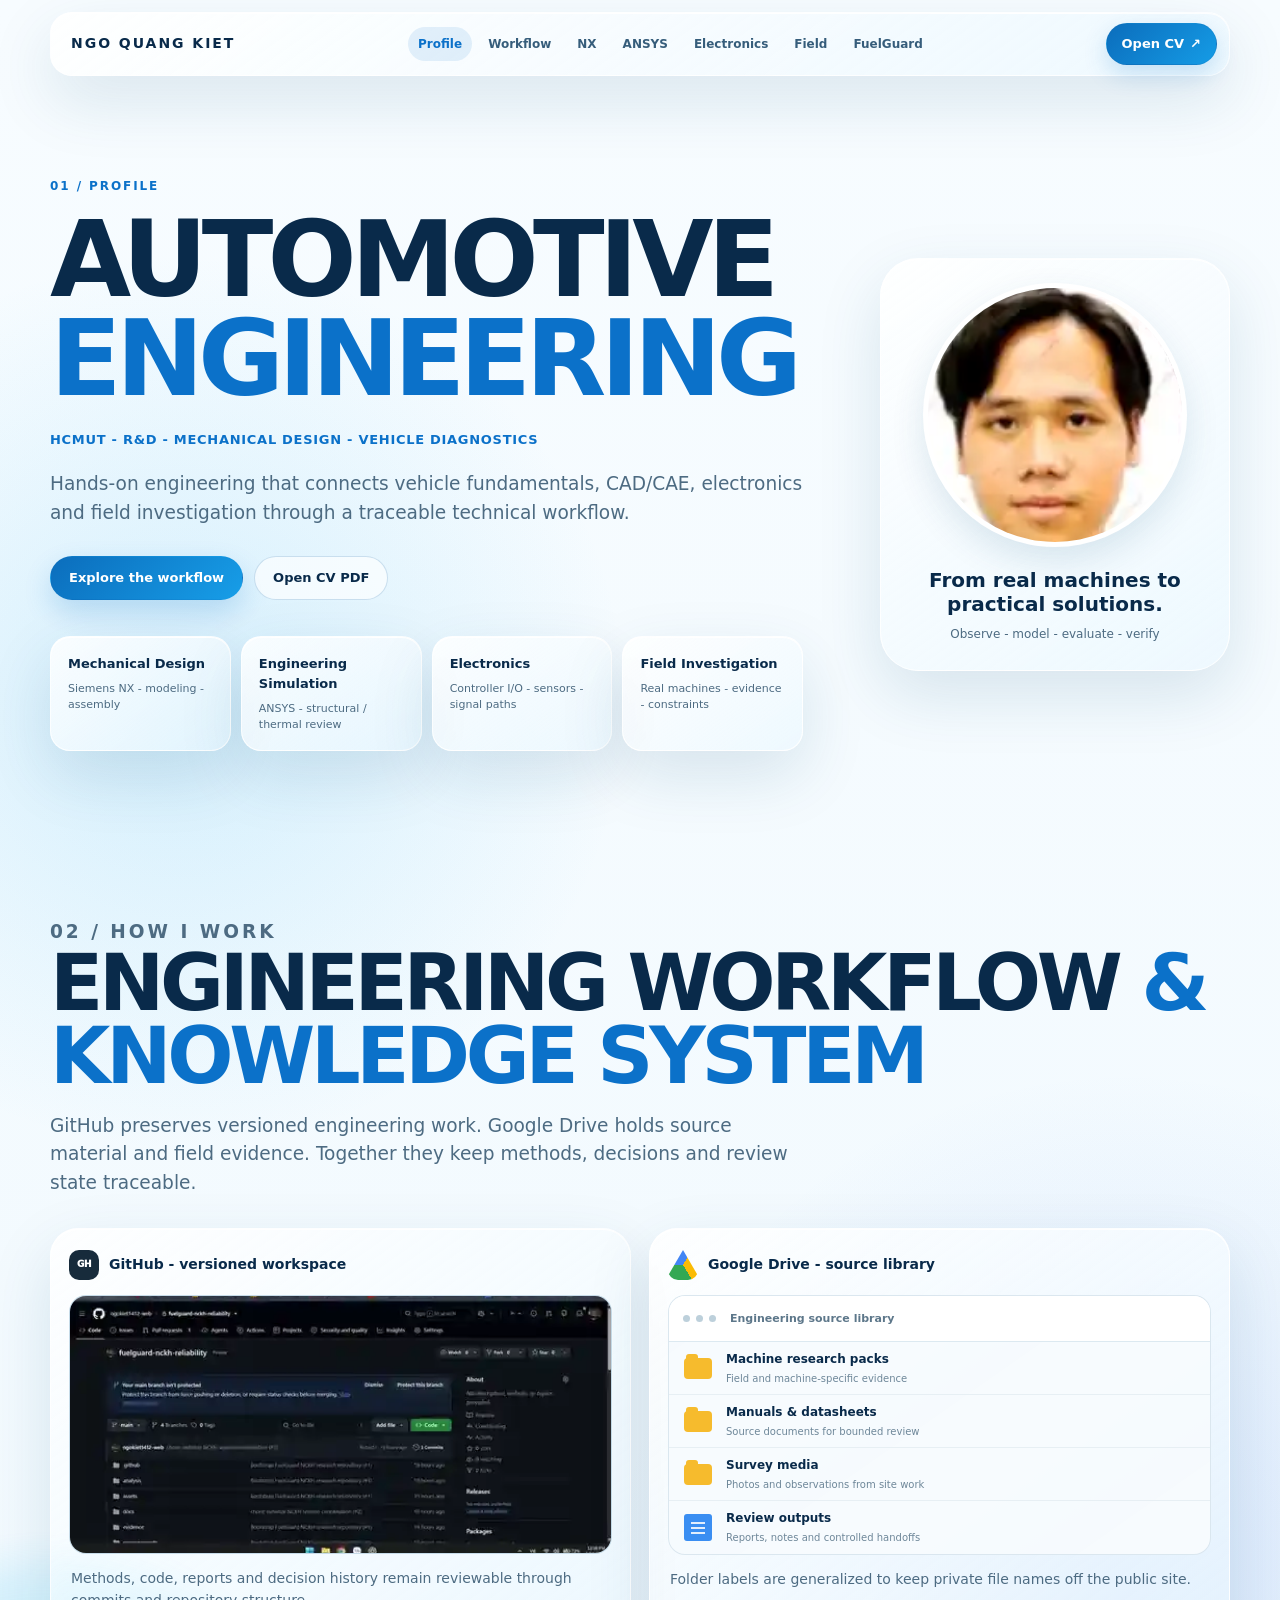
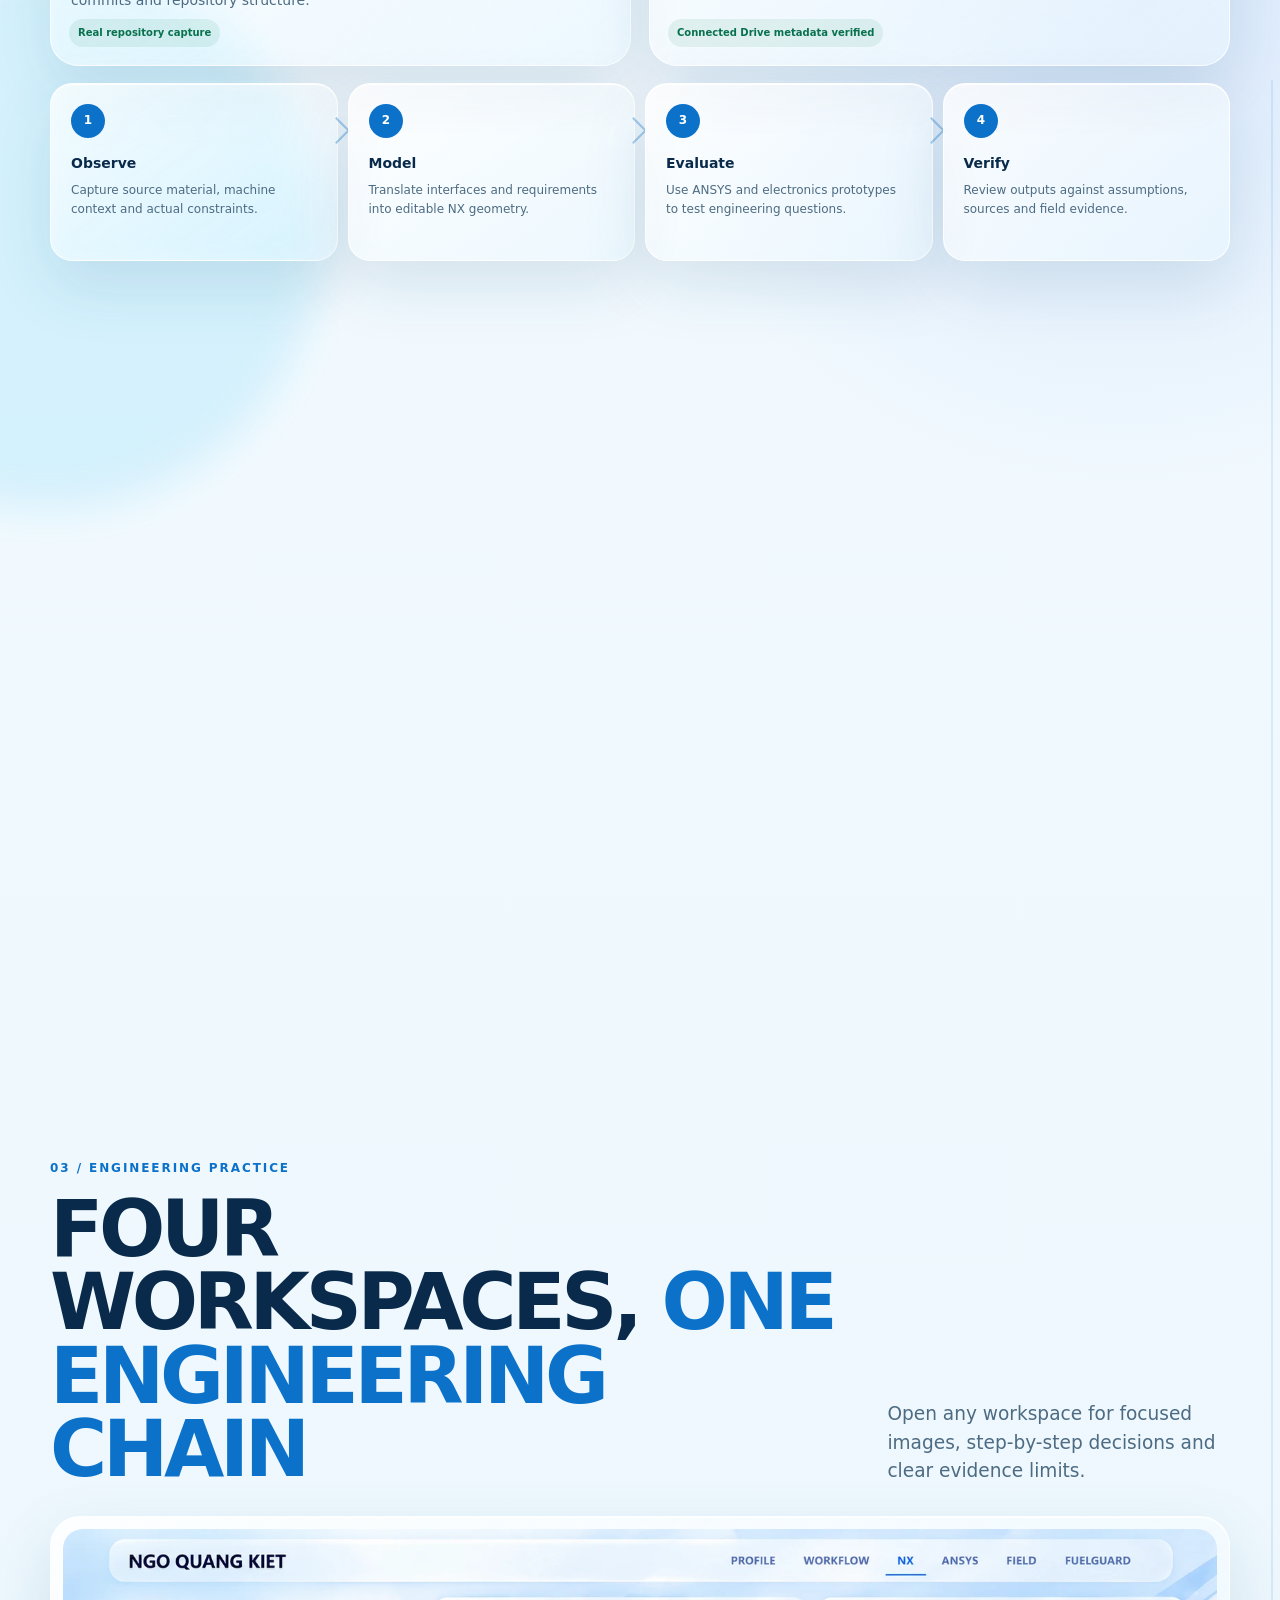
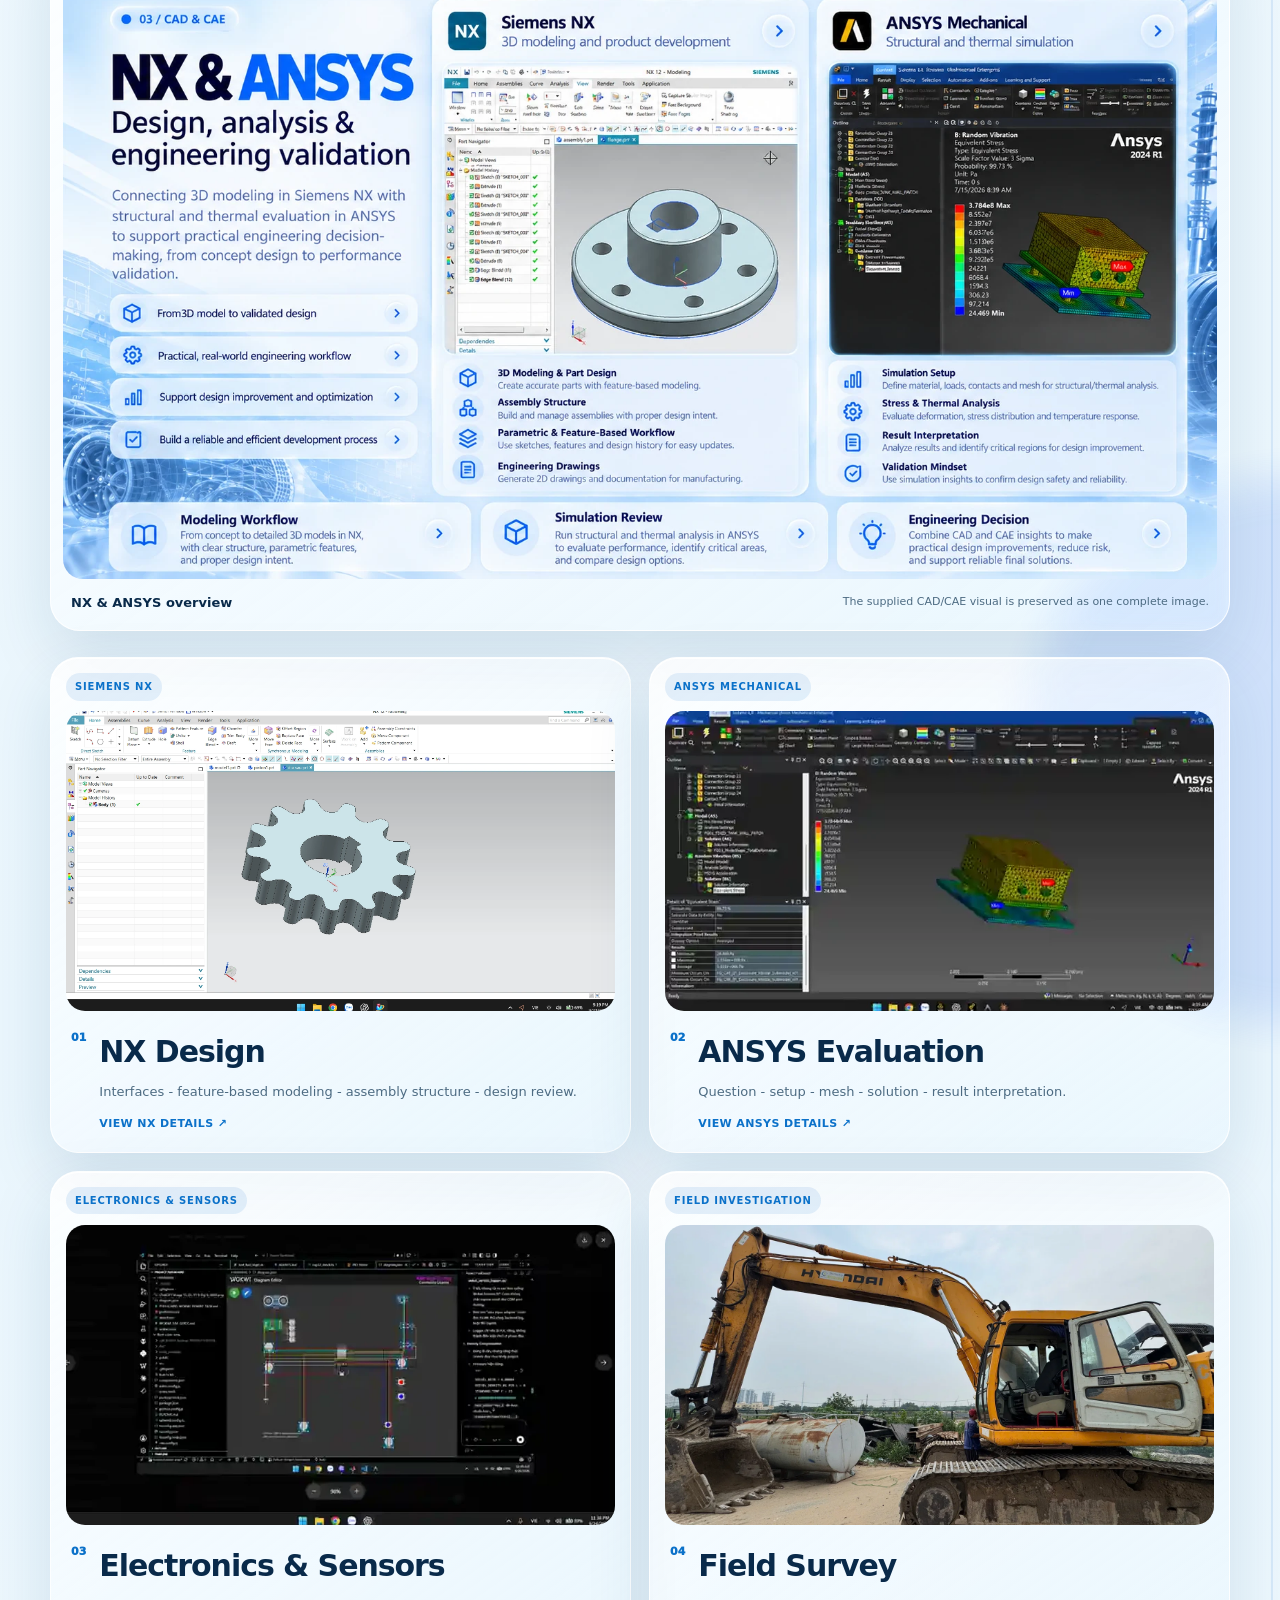
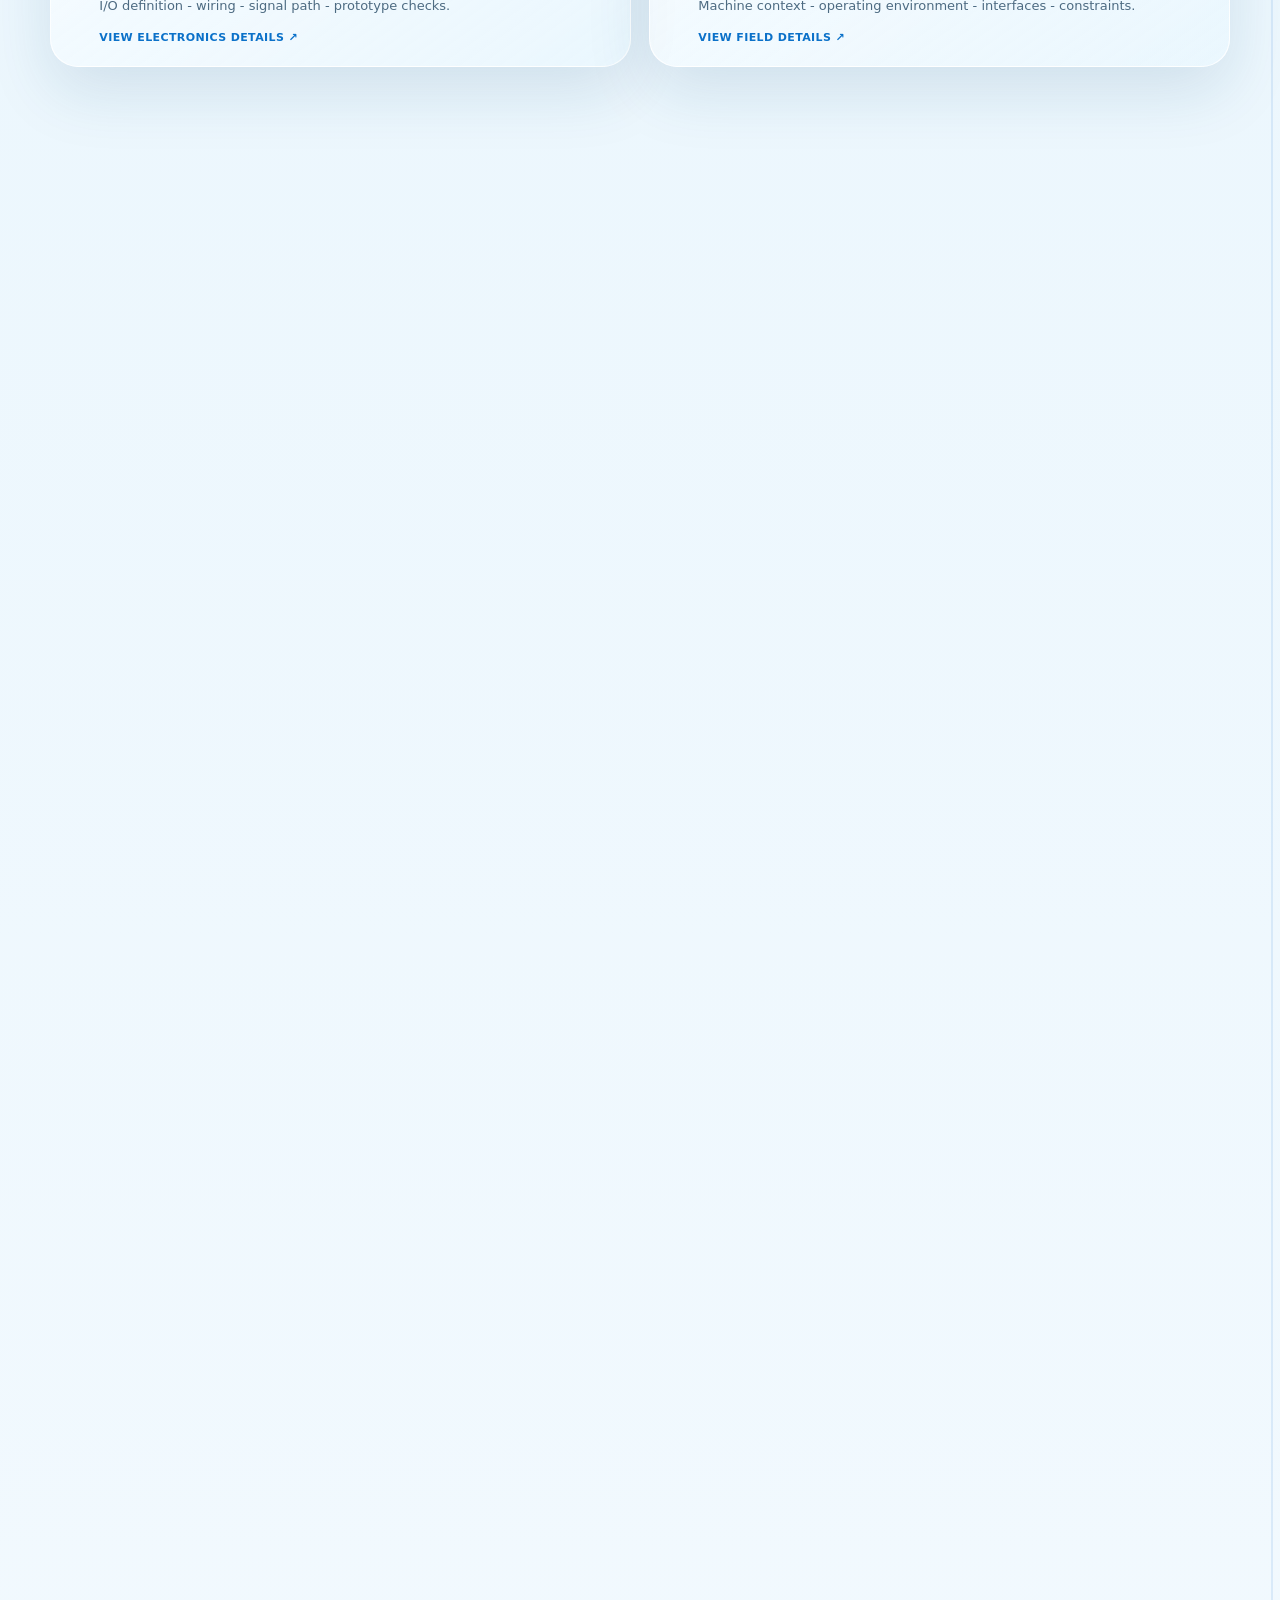
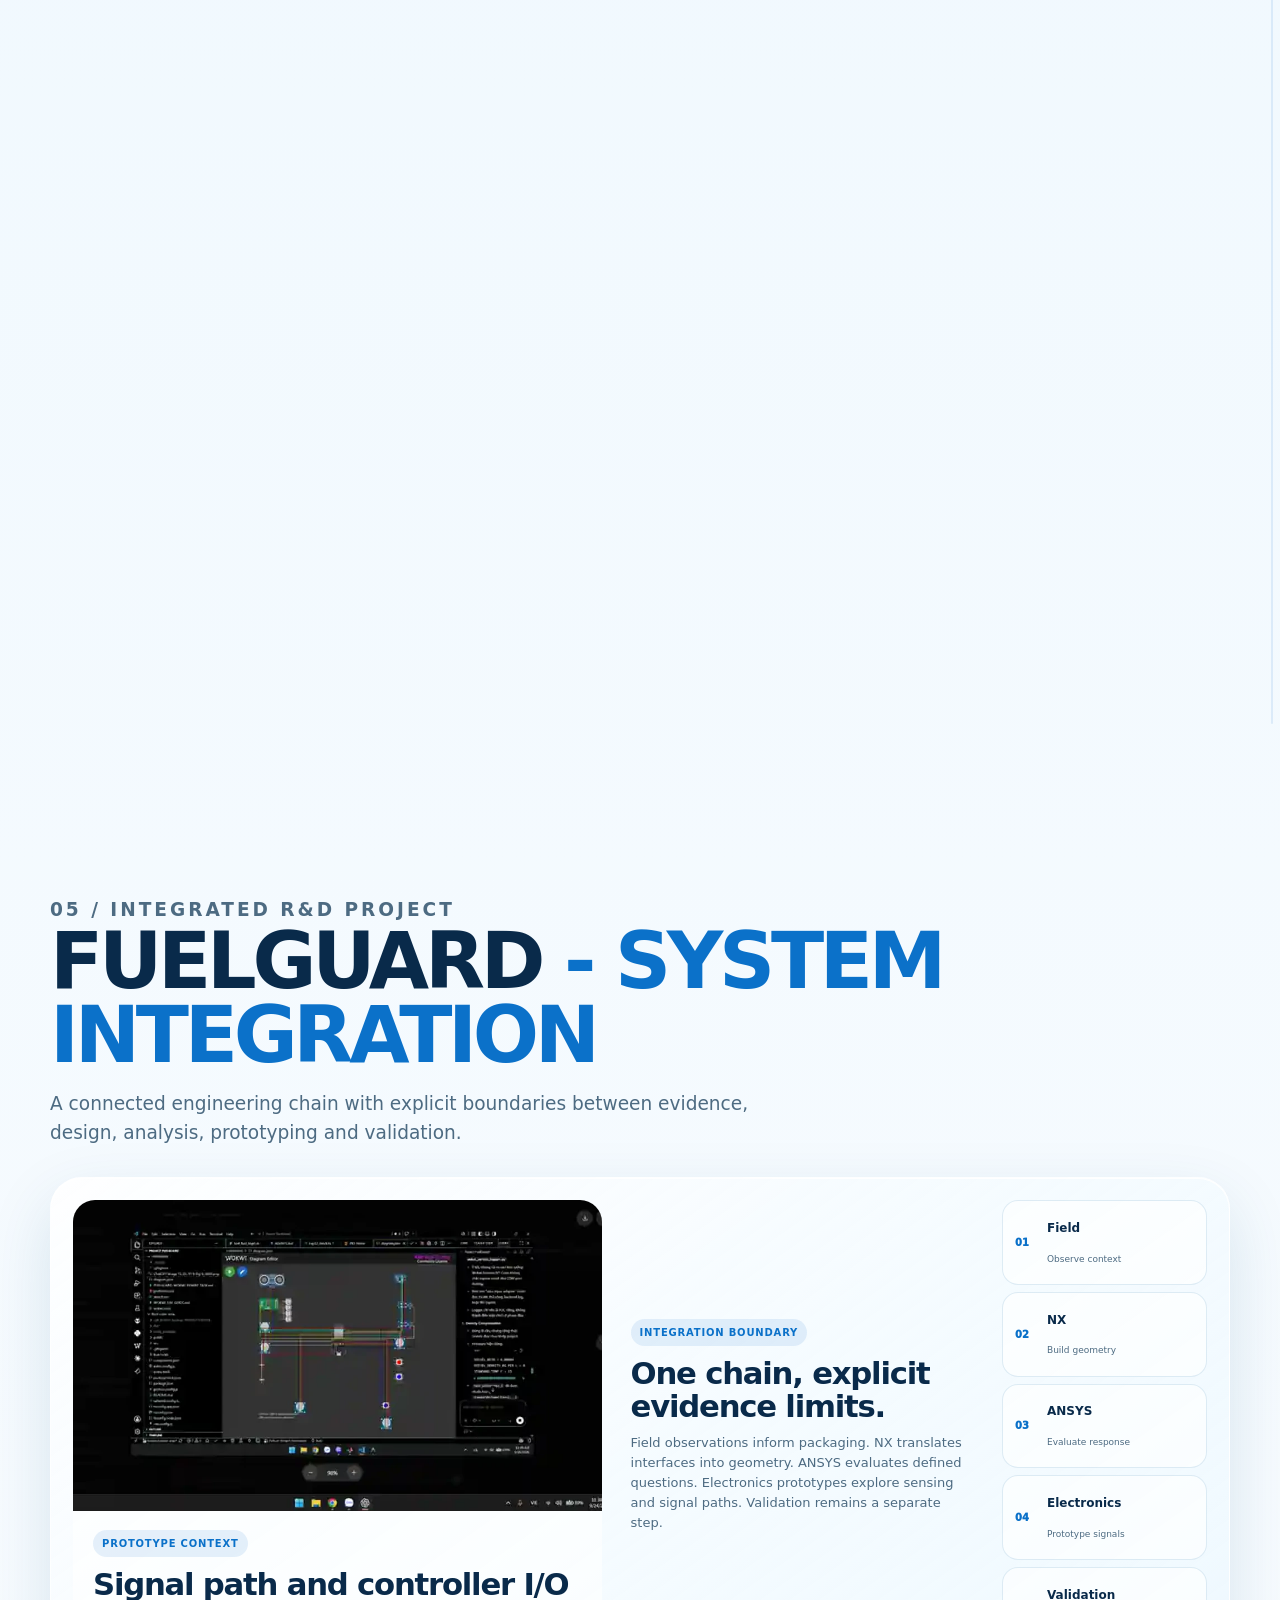
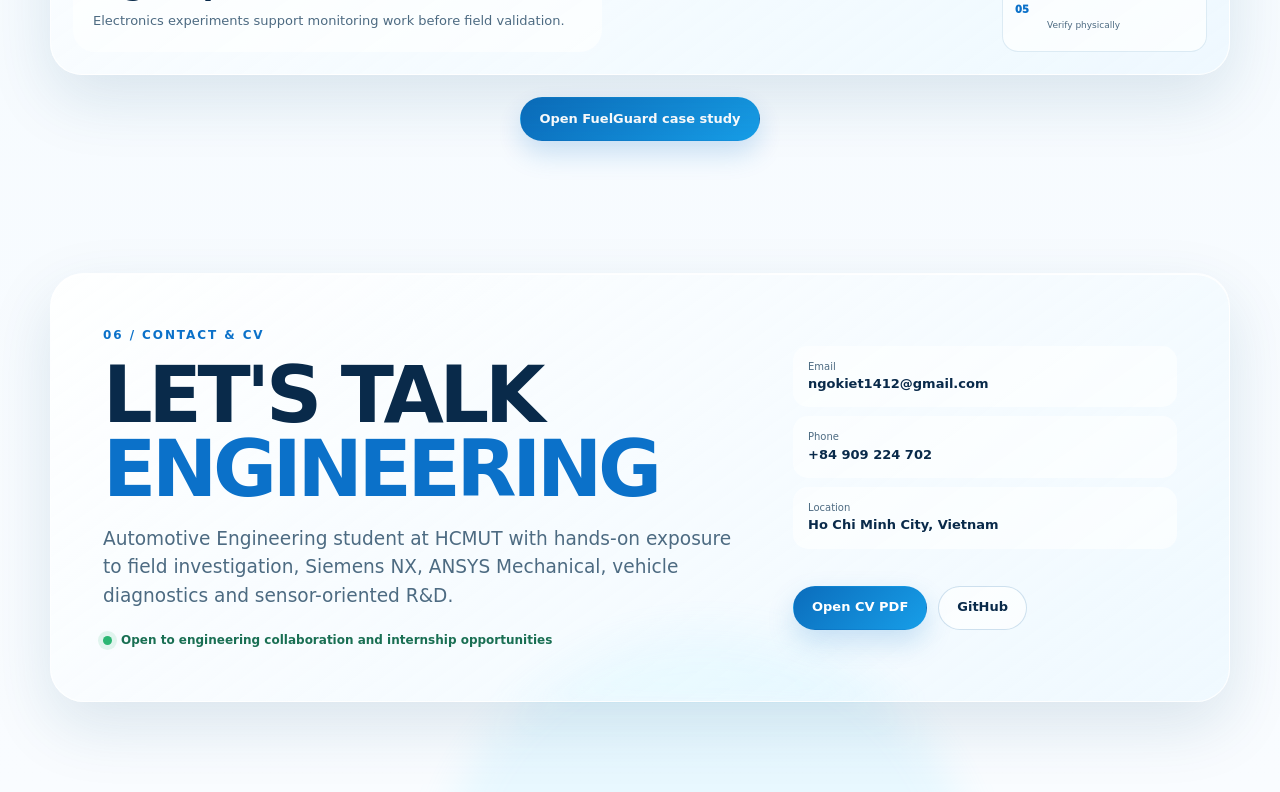
<file: index.html>
<!doctype html>
<html lang="en">
<head>
  <script async src="https://www.googletagmanager.com/gtag/js?id=G-183WPF2VZ9"></script>
  <script>window.dataLayer=window.dataLayer||[];function gtag(){dataLayer.push(arguments)}gtag('js',new Date());gtag('config','G-183WPF2VZ9');</script>
  <script defer src="analytics.js?v=20260929-1"></script>
  <meta charset="utf-8">
  <meta name="viewport" content="width=device-width, initial-scale=1">
  <title>Ngo Quang Kiet - Automotive Engineering Portfolio</title>
  <meta name="description" content="Automotive engineering portfolio covering field investigation, Siemens NX, ANSYS, electronics and FuelGuard R&D.">
  <link rel="icon" href="data:,">
  <link rel="stylesheet" href="style.css?v=20260927-13">
</head>
<body class="page-shell">
  <div class="ambient" aria-hidden="true"><span></span><span></span><span></span></div>
  <header class="top liquid-glass">
    <a class="brand" href="#profile">NGO QUANG KIET</a>
    <nav aria-label="Portfolio sections">
      <a href="#profile">Profile</a><a href="#workflow">Workflow</a><a href="nx.html">NX</a><a href="ansys.html">ANSYS</a><a href="electronics.html">Electronics</a><a href="field.html">Field</a><a href="fuelguard.html">FuelGuard</a>
    </nav>
    <a class="cv" href="NgoQuangKiet_CV_FINAL.pdf" target="_blank" rel="noopener">Open CV <span aria-hidden="true">&#8599;</span></a>
  </header>

  <main>
    <section id="profile" class="section hero reveal">
      <div class="hero-copy">
        <p class="eyebrow">01 / PROFILE</p>
        <h1>AUTOMOTIVE <span>ENGINEERING</span></h1>
        <p class="role">HCMUT - R&amp;D - Mechanical Design - Vehicle Diagnostics</p>
        <p class="lead">Hands-on engineering that connects vehicle fundamentals, CAD/CAE, electronics and field investigation through a traceable technical workflow.</p>
        <div class="actions"><a class="btn primary" href="#disciplines">Explore the workflow</a><a class="btn" href="NgoQuangKiet_CV_FINAL.pdf" target="_blank" rel="noopener">Open CV PDF</a></div>
        <div class="skills" aria-label="Core engineering capabilities">
          <div class="liquid-glass"><b>Mechanical Design</b><small>Siemens NX - modeling - assembly</small></div>
          <div class="liquid-glass"><b>Engineering Simulation</b><small>ANSYS - structural / thermal review</small></div>
          <div class="liquid-glass"><b>Electronics</b><small>Controller I/O - sensors - signal paths</small></div>
          <div class="liquid-glass"><b>Field Investigation</b><small>Real machines - evidence - constraints</small></div>
        </div>
      </div>
      <aside class="profile-card liquid-glass tilt">
        <div class="portrait-frame"><img class="portrait" src="assets/portrait.webp" alt="Ngo Quang Kiet" width="195" height="200"></div>
        <p>From real machines to practical solutions.</p>
        <span>Observe - model - evaluate - verify</span>
      </aside>
    </section>

    <section id="workflow" class="section reveal">
      <div class="section-head"><p class="eyebrow">02 / HOW I WORK</p><h2>ENGINEERING WORKFLOW <span>&amp; KNOWLEDGE SYSTEM</span></h2><p>GitHub preserves versioned engineering work. Google Drive holds source material and field evidence. Together they keep methods, decisions and review state traceable.</p></div>
      <div class="media-grid workflow-media">
        <article class="liquid-glass media-card tilt">
          <div class="card-kicker"><span class="service-mark github-mark" aria-hidden="true">GH</span><b>GitHub - versioned workspace</b></div>
          <img src="assets/github_real.webp" alt="Real GitHub engineering repository workspace" width="520" height="259">
          <p>Methods, code, reports and decision history remain reviewable through commits and repository structure.</p><span class="verification">Real repository capture</span>
        </article>
        <article class="liquid-glass media-card drive-card tilt">
          <div class="card-kicker"><span class="service-mark drive-mark" aria-hidden="true"></span><b>Google Drive - source library</b></div>
          <div class="drive-visual" role="img" aria-label="Verified Google Drive source library structure">
            <div class="drive-toolbar"><span></span><span></span><span></span><i>Engineering source library</i></div>
            <div class="drive-row folder"><i aria-hidden="true"></i><b>Machine research packs</b><small>Field and machine-specific evidence</small></div>
            <div class="drive-row folder"><i aria-hidden="true"></i><b>Manuals &amp; datasheets</b><small>Source documents for bounded review</small></div>
            <div class="drive-row folder"><i aria-hidden="true"></i><b>Survey media</b><small>Photos and observations from site work</small></div>
            <div class="drive-row document"><i aria-hidden="true"></i><b>Review outputs</b><small>Reports, notes and controlled handoffs</small></div>
          </div>
          <p>Folder labels are generalized to keep private file names off the public site.</p><span class="verification">Connected Drive metadata verified</span>
        </article>
      </div>
      <div class="workflow-flow" aria-label="Engineering workflow">
        <div class="liquid-glass"><strong>1</strong><b>Observe</b><p>Capture source material, machine context and actual constraints.</p></div>
        <div class="liquid-glass"><strong>2</strong><b>Model</b><p>Translate interfaces and requirements into editable NX geometry.</p></div>
        <div class="liquid-glass"><strong>3</strong><b>Evaluate</b><p>Use ANSYS and electronics prototypes to test engineering questions.</p></div>
        <div class="liquid-glass"><strong>4</strong><b>Verify</b><p>Review outputs against assumptions, sources and field evidence.</p></div>
      </div>
      <figure class="portfolio-board liquid-glass">
        <img src="assets/overview-profile-workflow-board.webp" alt="Portfolio overview showing the project repository and technical knowledge workflow" width="1672" height="941">
        <figcaption><b>Profile &amp; workflow overview</b><span>The supplied overview is shown as one complete visual, without cropping or overlapping panels.</span></figcaption>
      </figure>
    </section>

    <section id="disciplines" class="section reveal">
      <div class="section-head split"><div><p class="eyebrow">03 / ENGINEERING PRACTICE</p><h2>FOUR WORKSPACES, <span>ONE ENGINEERING CHAIN</span></h2></div><p>Open any workspace for focused images, step-by-step decisions and clear evidence limits.</p></div>
      <figure class="portfolio-board liquid-glass">
        <img src="assets/overview-cad-cae-board.webp" alt="Complete Siemens NX and ANSYS portfolio overview" width="1672" height="941">
        <figcaption><b>NX &amp; ANSYS overview</b><span>The supplied CAD/CAE visual is preserved as one complete image.</span></figcaption>
      </figure>
      <div class="discipline-grid">
        <a class="discipline-card liquid-glass tilt" href="nx.html">
          <span class="tag">SIEMENS NX</span><div class="discipline-preview"><img src="assets/nx-user-01.webp" alt="Full Siemens NX workspace captured during model development"></div>
          <div class="discipline-copy"><span>01</span><h3>NX Design</h3><p>Interfaces - feature-based modeling - assembly structure - design review.</p><b>View NX details &#8599;</b></div>
        </a>
        <a class="discipline-card liquid-glass tilt" href="ansys.html">
          <span class="tag">ANSYS MECHANICAL</span><div class="discipline-preview"><img src="assets/ansys-overview.webp" alt="ANSYS workspace overview"></div>
          <div class="discipline-copy"><span>02</span><h3>ANSYS Evaluation</h3><p>Question - setup - mesh - solution - result interpretation.</p><b>View ANSYS details &#8599;</b></div>
        </a>
        <a class="discipline-card liquid-glass tilt" href="electronics.html">
          <span class="tag">ELECTRONICS &amp; SENSORS</span><div class="discipline-preview"><img src="assets/electronics-overview.webp" alt="Electronics prototype overview"></div>
          <div class="discipline-copy"><span>03</span><h3>Electronics &amp; Sensors</h3><p>I/O definition - wiring - signal path - prototype checks.</p><b>View electronics details &#8599;</b></div>
        </a>
        <a class="discipline-card liquid-glass tilt" href="field.html">
          <span class="tag">FIELD INVESTIGATION</span><div class="discipline-preview"><img src="assets/field-step-03.webp" alt="Real field survey frame"></div>
          <div class="discipline-copy"><span>04</span><h3>Field Survey</h3><p>Machine context - operating environment - interfaces - constraints.</p><b>View field details &#8599;</b></div>
        </a>
      </div>
    </section>

    <section id="field-preview" class="section reveal">
      <div class="section-head split"><div><p class="eyebrow">04 / REAL MACHINE EVIDENCE</p><h2>FIELD CONTEXT <span>BEFORE DESIGN</span></h2></div><p>Whole-machine views establish scale and environment. Close inspection converts visible details into packaging and service requirements.</p></div>
      <div class="field-preview-grid">
        <figure class="liquid-glass field-photo tilt"><img src="assets/field-step-04.webp" alt="Construction equipment in its real operating environment"><figcaption><b>Operating context</b><span>Terrain, contamination, vibration and access conditions.</span></figcaption></figure>
        <figure class="liquid-glass field-photo tilt"><img src="assets/hamm-whole-machine.jpeg" alt="Actual HAMM roller field photo"><figcaption><b>Whole-machine survey</b><span>Layout, service zones and packaging constraints.</span></figcaption></figure>
        <figure class="liquid-glass field-photo tilt"><img src="assets/robex-hands-on-inspection.jpeg" alt="Hands-on inspection of a machine interface"><figcaption><b>Interface inspection</b><span>Cables, components, clearance and maintainability.</span></figcaption></figure>
      </div>
      <figure class="portfolio-board portrait-board liquid-glass">
        <img src="assets/overview-field-board.webp" alt="Complete field investigation overview with ROBEX and HAMM survey views" width="1180" height="2040">
        <figcaption><b>Field investigation overview</b><span>The complete supplied field visual is available here and again in the detailed field page.</span></figcaption>
      </figure>
      <div class="section-cta"><a class="btn primary" href="field.html">View field details</a></div>
    </section>

    <section id="fuelguard" class="section reveal">
      <div class="section-head"><p class="eyebrow">05 / INTEGRATED R&amp;D PROJECT</p><h2>FUELGUARD <span>- SYSTEM INTEGRATION</span></h2><p>A connected engineering chain with explicit boundaries between evidence, design, analysis, prototyping and validation.</p></div>
      <div class="integration-stage liquid-glass">
        <div class="integration-visual"><img src="assets/electronics-overview.webp" alt="FuelGuard electronics prototype workspace"><div><span class="tag">PROTOTYPE CONTEXT</span><h3>Signal path and controller I/O</h3><p>Electronics experiments support monitoring work before field validation.</p></div></div>
        <div class="integration-copy"><span class="tag">INTEGRATION BOUNDARY</span><h3>One chain, explicit evidence limits.</h3><p>Field observations inform packaging. NX translates interfaces into geometry. ANSYS evaluates defined questions. Electronics prototypes explore sensing and signal paths. Validation remains a separate step.</p></div>
        <ol class="integration-steps"><li><span>01</span><b>Field</b><small>Observe context</small></li><li><span>02</span><b>NX</b><small>Build geometry</small></li><li><span>03</span><b>ANSYS</b><small>Evaluate response</small></li><li><span>04</span><b>Electronics</b><small>Prototype signals</small></li><li><span>05</span><b>Validation</b><small>Verify physically</small></li></ol>
      </div>
      <div class="section-cta"><a class="btn primary" href="fuelguard.html">Open FuelGuard case study</a></div>
    </section>

    <section id="contact" class="section contact reveal">
      <div class="contact-card liquid-glass">
        <div><p class="eyebrow">06 / CONTACT &amp; CV</p><h2>LET'S TALK <span>ENGINEERING</span></h2><p class="lead">Automotive Engineering student at HCMUT with hands-on exposure to field investigation, Siemens NX, ANSYS Mechanical, vehicle diagnostics and sensor-oriented R&amp;D.</p><div class="availability"><i></i>Open to engineering collaboration and internship opportunities</div></div>
        <div class="contact-details"><a href="mailto:ngokiet1412@gmail.com"><small>Email</small><b>ngokiet1412@gmail.com</b></a><a href="tel:+84909224702"><small>Phone</small><b>+84 909 224 702</b></a><div><small>Location</small><b>Ho Chi Minh City, Vietnam</b></div><div class="actions"><a class="btn primary" href="NgoQuangKiet_CV_FINAL.pdf" target="_blank" rel="noopener">Open CV PDF</a><a class="btn" href="https://github.com/ngokiet1412-web" target="_blank" rel="noopener">GitHub</a></div></div>
      </div>
    </section>
  </main>
  <div class="progress" aria-hidden="true"><span id="bar"></span></div>
  <script src="script.js?v=20260929-1"></script>
</body>
</html>
</file>
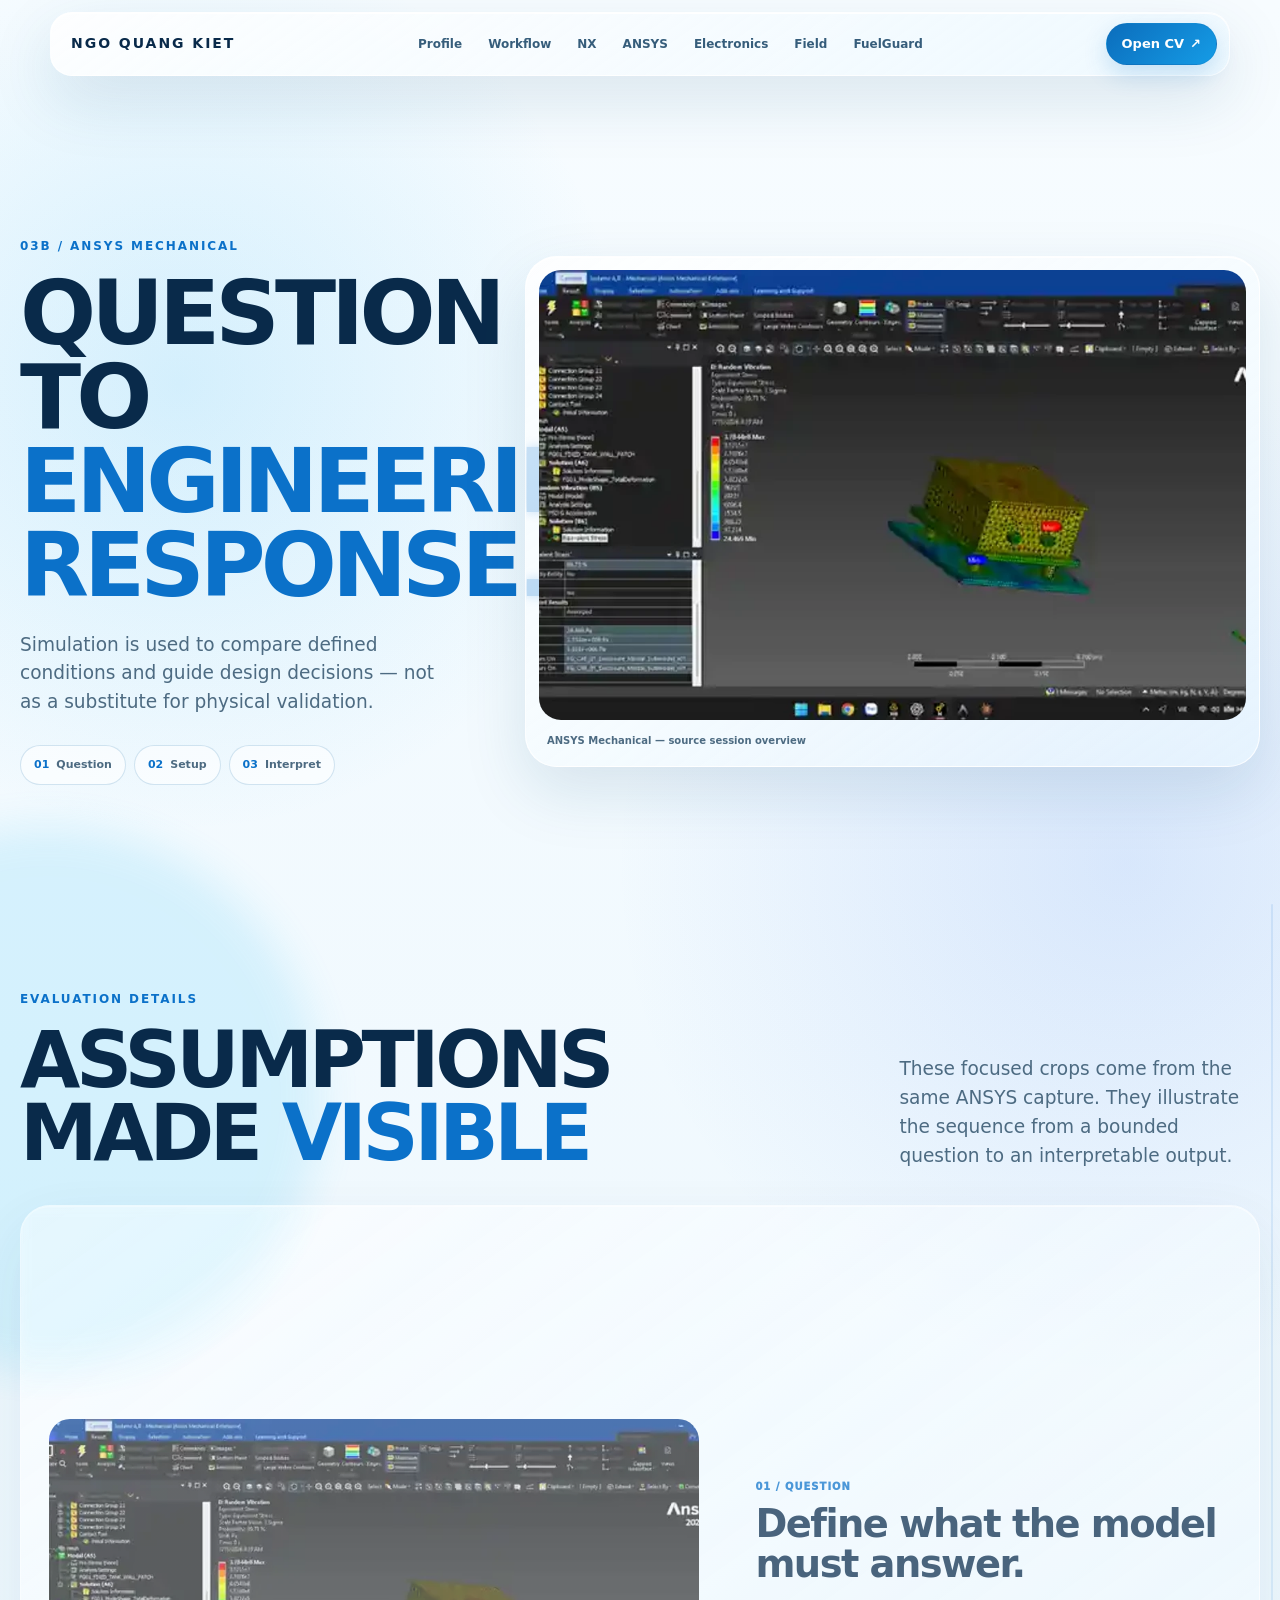
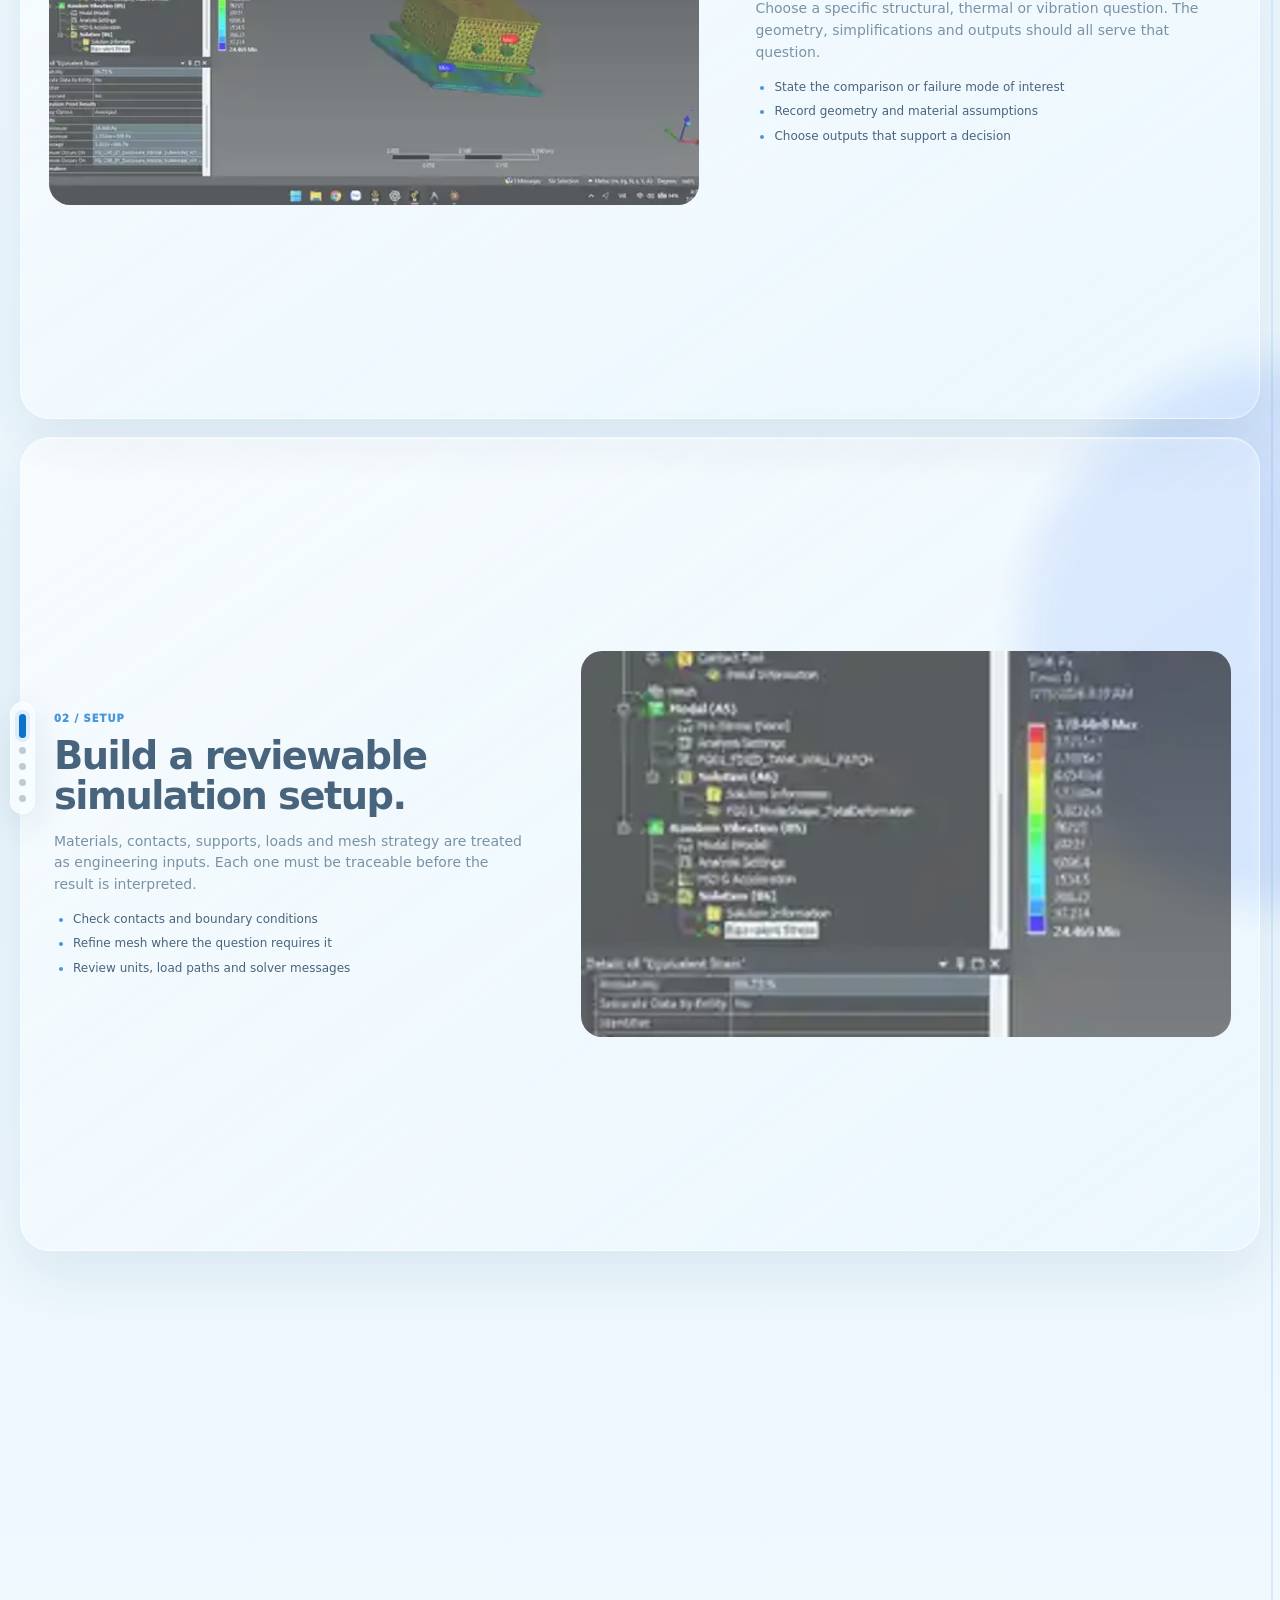
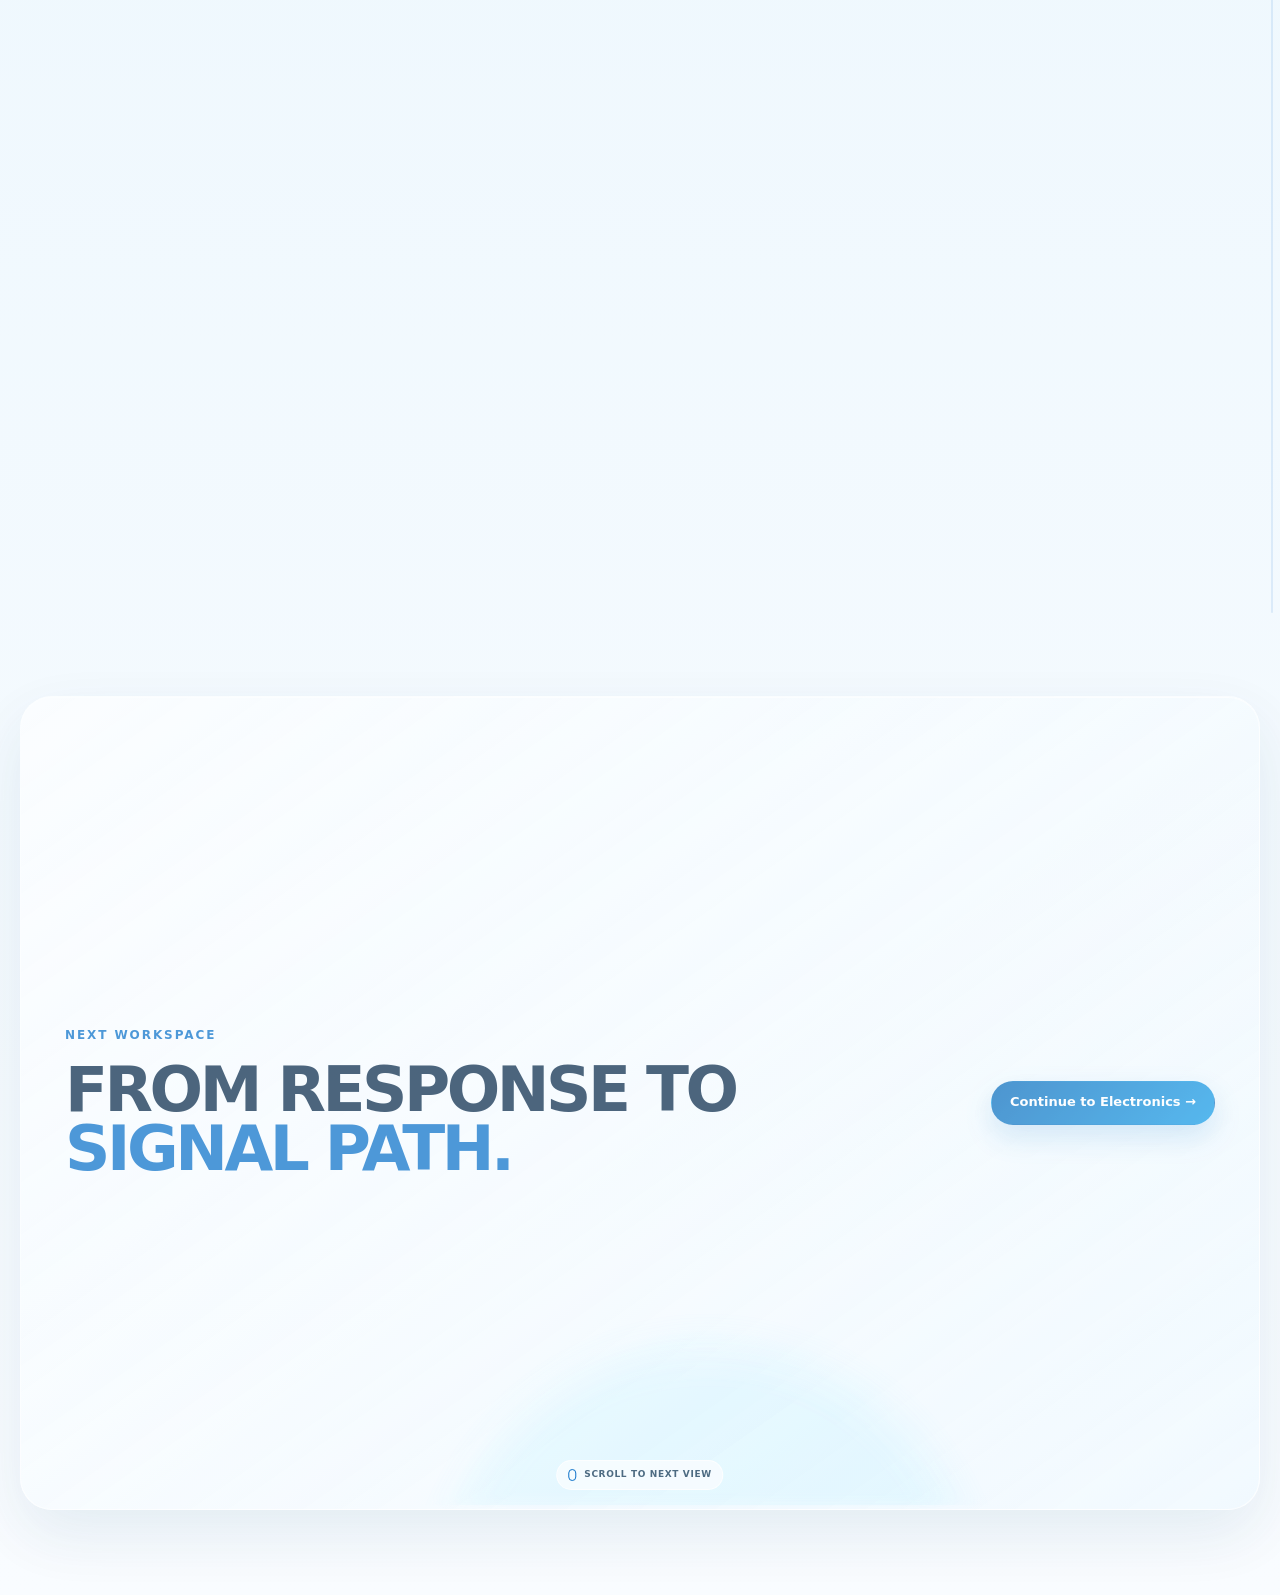
<file: ansys.html>
<!doctype html>
<html lang="en">
<head>
  <script async src="https://www.googletagmanager.com/gtag/js?id=G-183WPF2VZ9"></script>
  <script>window.dataLayer=window.dataLayer||[];function gtag(){dataLayer.push(arguments)}gtag('js',new Date());gtag('config','G-183WPF2VZ9');</script>
  <script defer src="analytics.js?v=20260929-1"></script>
  <meta charset="utf-8">
  <meta name="viewport" content="width=device-width, initial-scale=1">
  <title>ANSYS Workflow - Ngo Quang Kiet</title>
  <meta name="description" content="A step-by-step ANSYS workflow covering engineering questions, simulation setup and result interpretation.">
  <link rel="icon" href="data:,">
  <link rel="stylesheet" href="style.css?v=20260927-13">
</head>
<body class="page-shell detail-page slide-page">
  <div class="ambient" aria-hidden="true"><span></span><span></span><span></span></div>
  <header class="top liquid-glass">
    <a class="brand" href="index.html#profile">NGO QUANG KIET</a>
    <nav aria-label="Portfolio sections"><a href="index.html#profile">Profile</a><a href="index.html#workflow">Workflow</a><a href="nx.html">NX</a><a href="ansys.html" aria-current="page">ANSYS</a><a href="electronics.html">Electronics</a><a href="field.html">Field</a><a href="fuelguard.html">FuelGuard</a></nav>
    <a class="cv" href="NgoQuangKiet_CV_FINAL.pdf" target="_blank" rel="noopener">Open CV <span aria-hidden="true">&#8599;</span></a>
  </header>

  <main class="detail-main">
    <section class="detail-hero reveal">
      <div class="detail-intro"><p class="eyebrow">03B / ANSYS MECHANICAL</p><h1>QUESTION TO <span>ENGINEERING RESPONSE.</span></h1><p class="lead">Simulation is used to compare defined conditions and guide design decisions — not as a substitute for physical validation.</p><div class="detail-stats"><span><b>01</b> Question</span><span><b>02</b> Setup</span><span><b>03</b> Interpret</span></div></div>
      <figure class="detail-media liquid-glass"><img src="assets/ansys-overview.webp" alt="ANSYS Mechanical simulation workspace overview"><figcaption>ANSYS Mechanical — source session overview</figcaption></figure>
    </section>

    <section class="story reveal" aria-labelledby="ansys-process">
      <div class="section-head split"><div><p class="eyebrow">EVALUATION DETAILS</p><h2 id="ansys-process">ASSUMPTIONS MADE <span>VISIBLE</span></h2></div><p>These focused crops come from the same ANSYS capture. They illustrate the sequence from a bounded question to an interpretable output.</p></div>
      <article class="story-step liquid-glass"><figure class="story-media"><img src="assets/ansys-overview.webp" alt="Full ANSYS Mechanical simulation session"></figure><div class="story-copy"><span class="step-number">01 / QUESTION</span><h3>Define what the model must answer.</h3><p>Choose a specific structural, thermal or vibration question. The geometry, simplifications and outputs should all serve that question.</p><ul><li>State the comparison or failure mode of interest</li><li>Record geometry and material assumptions</li><li>Choose outputs that support a decision</li></ul></div></article>
      <article class="story-step reverse liquid-glass"><figure class="story-media"><img src="assets/ansys-setup.webp" alt="Focused ANSYS project tree and setup view"></figure><div class="story-copy"><span class="step-number">02 / SETUP</span><h3>Build a reviewable simulation setup.</h3><p>Materials, contacts, supports, loads and mesh strategy are treated as engineering inputs. Each one must be traceable before the result is interpreted.</p><ul><li>Check contacts and boundary conditions</li><li>Refine mesh where the question requires it</li><li>Review units, load paths and solver messages</li></ul></div></article>
      <article class="story-step liquid-glass"><figure class="story-media"><img src="assets/ansys-result.webp" alt="Focused ANSYS result contour view"></figure><div class="story-copy"><span class="step-number">03 / INTERPRET</span><h3>Read patterns, not only maxima.</h3><p>Contours help identify where the design responds strongly under the modeled conditions. Results are reviewed against assumptions and used to propose the next design iteration.</p><ul><li>Inspect deformation and stress distribution</li><li>Check whether peaks are physical or numerical</li><li>Carry uncertainty into the design decision</li></ul></div></article>
      <aside class="evidence-note"><b>Evidence boundary</b><p>A simulation result is evidence for the defined model and assumptions. Physical validation remains a separate engineering step.</p></aside>
    </section>

    <section class="next-workspace liquid-glass reveal"><div><p class="eyebrow">NEXT WORKSPACE</p><h2>FROM RESPONSE TO <span>SIGNAL PATH.</span></h2></div><a class="btn primary" href="electronics.html">Continue to Electronics &#8594;</a></section>
  </main>
  <div class="progress" aria-hidden="true"><span id="bar"></span></div>
  <script src="script.js?v=20260929-1"></script>
</body>
</html>
</file>
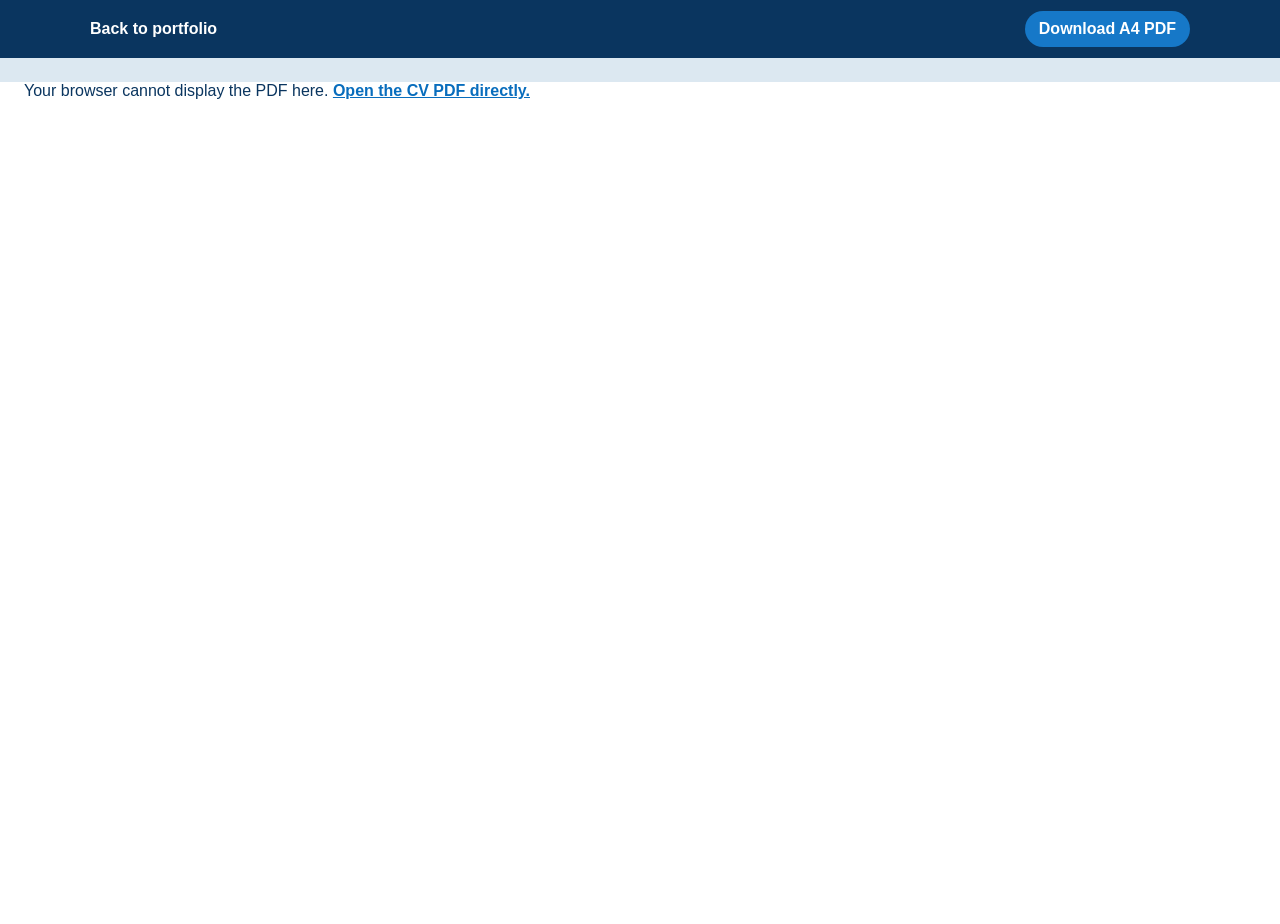
<file: cv.html>
<!doctype html>
<html lang="en">
<head>
  <script async src="https://www.googletagmanager.com/gtag/js?id=G-183WPF2VZ9"></script>
  <script>window.dataLayer=window.dataLayer||[];function gtag(){dataLayer.push(arguments)}gtag('js',new Date());gtag('config','G-183WPF2VZ9');</script>
  <script defer src="analytics.js?v=20260929-1"></script>
  <meta charset="utf-8">
  <meta name="viewport" content="width=device-width, initial-scale=1">
  <title>Ngo Quang Kiet - CV</title>
  <meta name="description" content="Approved curriculum vitae of Ngo Quang Kiet.">
  <link rel="icon" href="data:,">
  <style>
    *{box-sizing:border-box}html,body{height:100%}body{margin:0;background:#dce8f1;color:#fff;font-family:Arial,Helvetica,sans-serif}.toolbar{position:relative;z-index:2;display:flex;justify-content:space-between;align-items:center;gap:16px;min-height:58px;padding:10px max(16px,calc((100% - 1100px)/2));background:#0a355f}.toolbar a{color:#fff;text-decoration:none;font-weight:700}.download{padding:9px 14px;border-radius:999px;background:#1678c8}.viewer{display:block;width:100%;height:calc(100vh - 58px);border:0;background:#fff}.fallback{margin:24px;color:#0a355f}.fallback a{color:#086dbd;font-weight:700}@media(max-width:600px){.toolbar{font-size:14px}.viewer{height:calc(100vh - 58px)}}
  </style>
</head>
<body>
  <div class="toolbar"><a href="index.html">Back to portfolio</a><a class="download" href="NgoQuangKiet_CV_FINAL.pdf" download>Download A4 PDF</a></div>
  <object class="viewer" data="NgoQuangKiet_CV_FINAL.pdf#view=FitH" type="application/pdf" aria-label="Ngo Quang Kiet curriculum vitae PDF">
    <p class="fallback">Your browser cannot display the PDF here. <a href="NgoQuangKiet_CV_FINAL.pdf">Open the CV PDF directly.</a></p>
  </object>
</body>
</html>
</file>
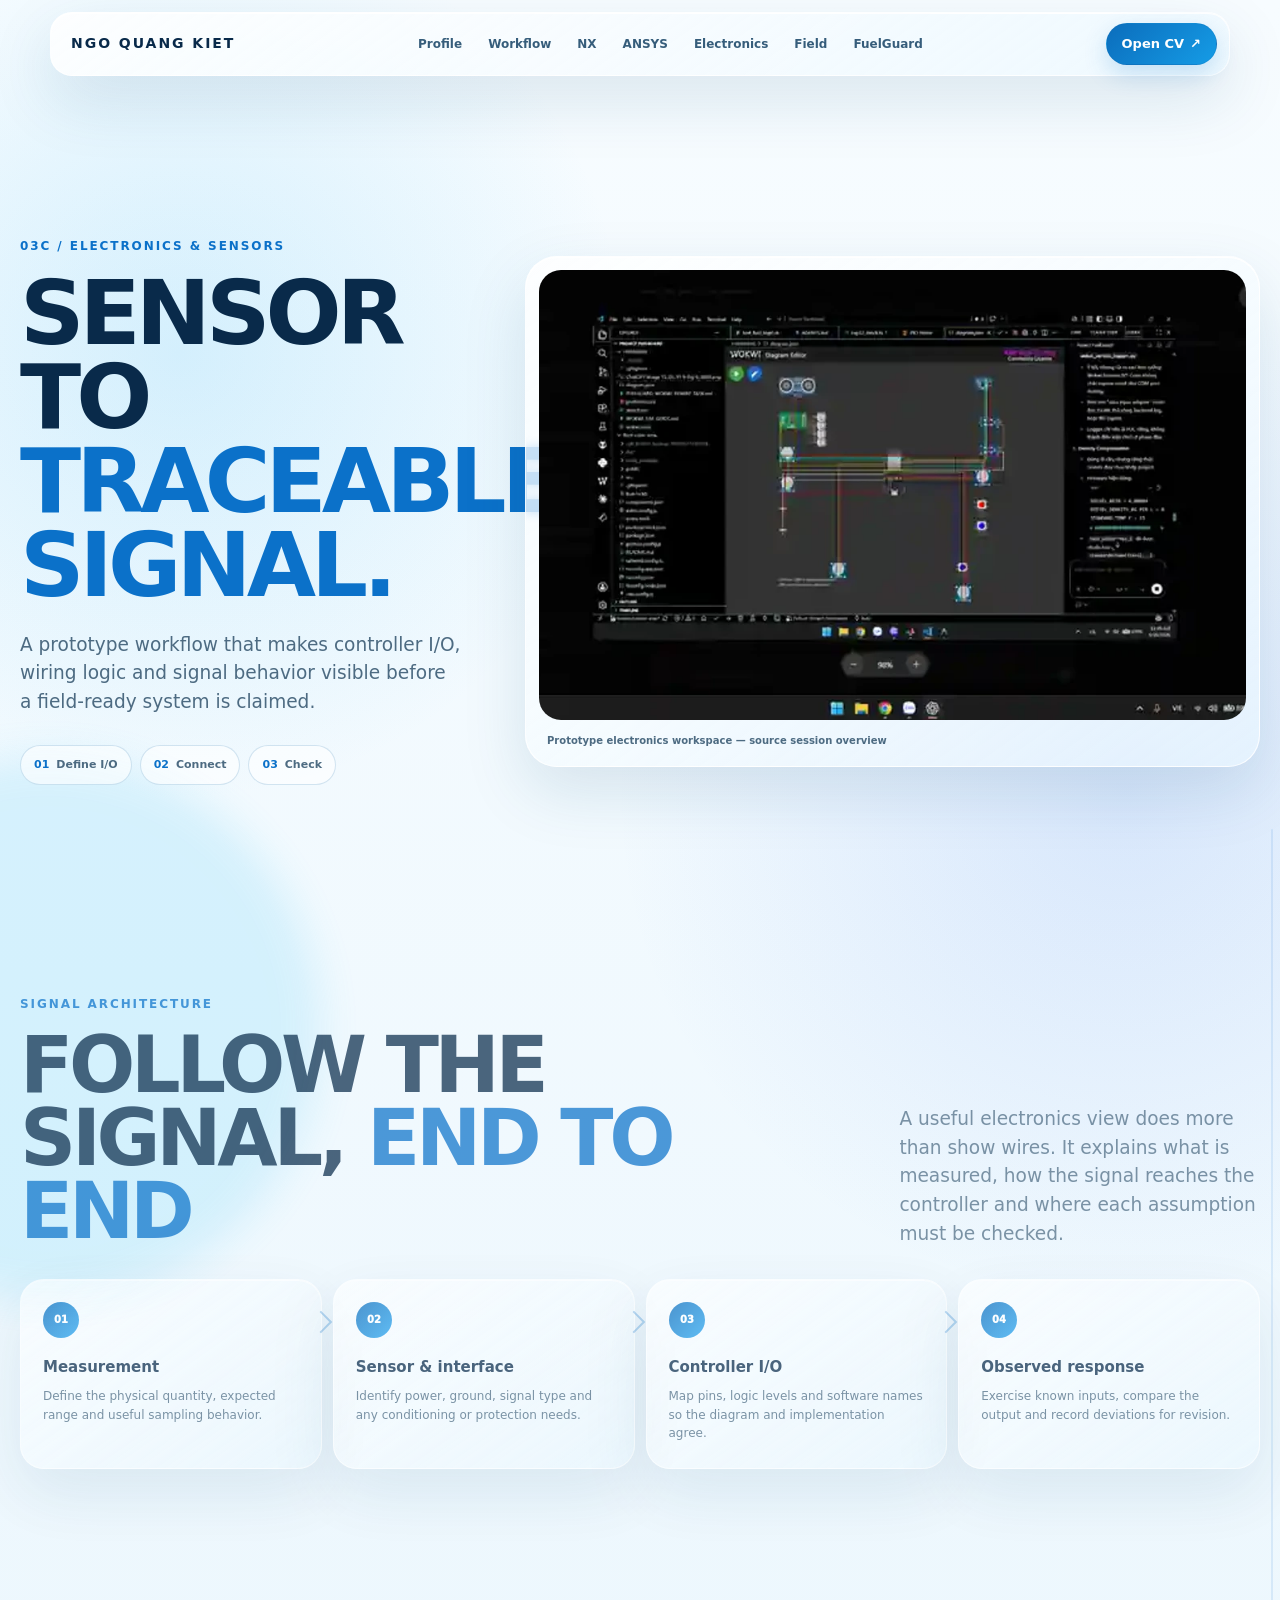
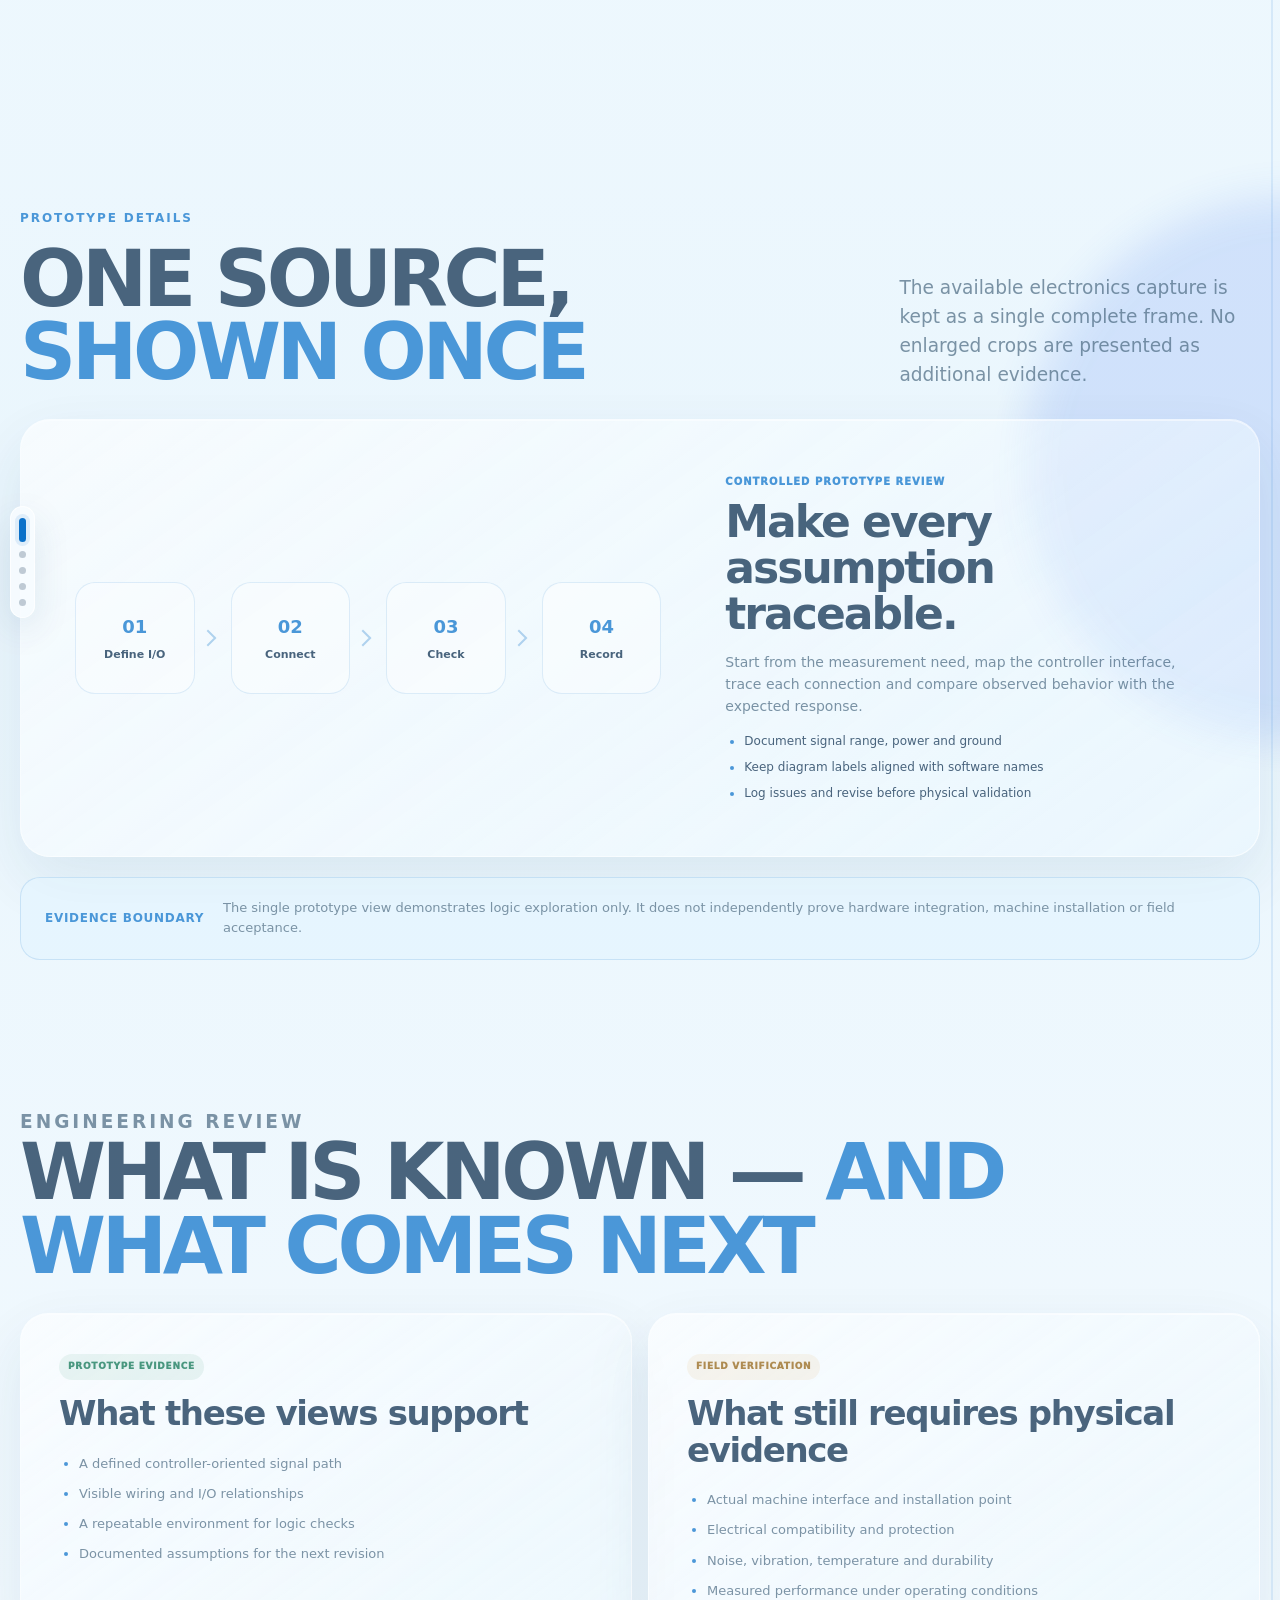
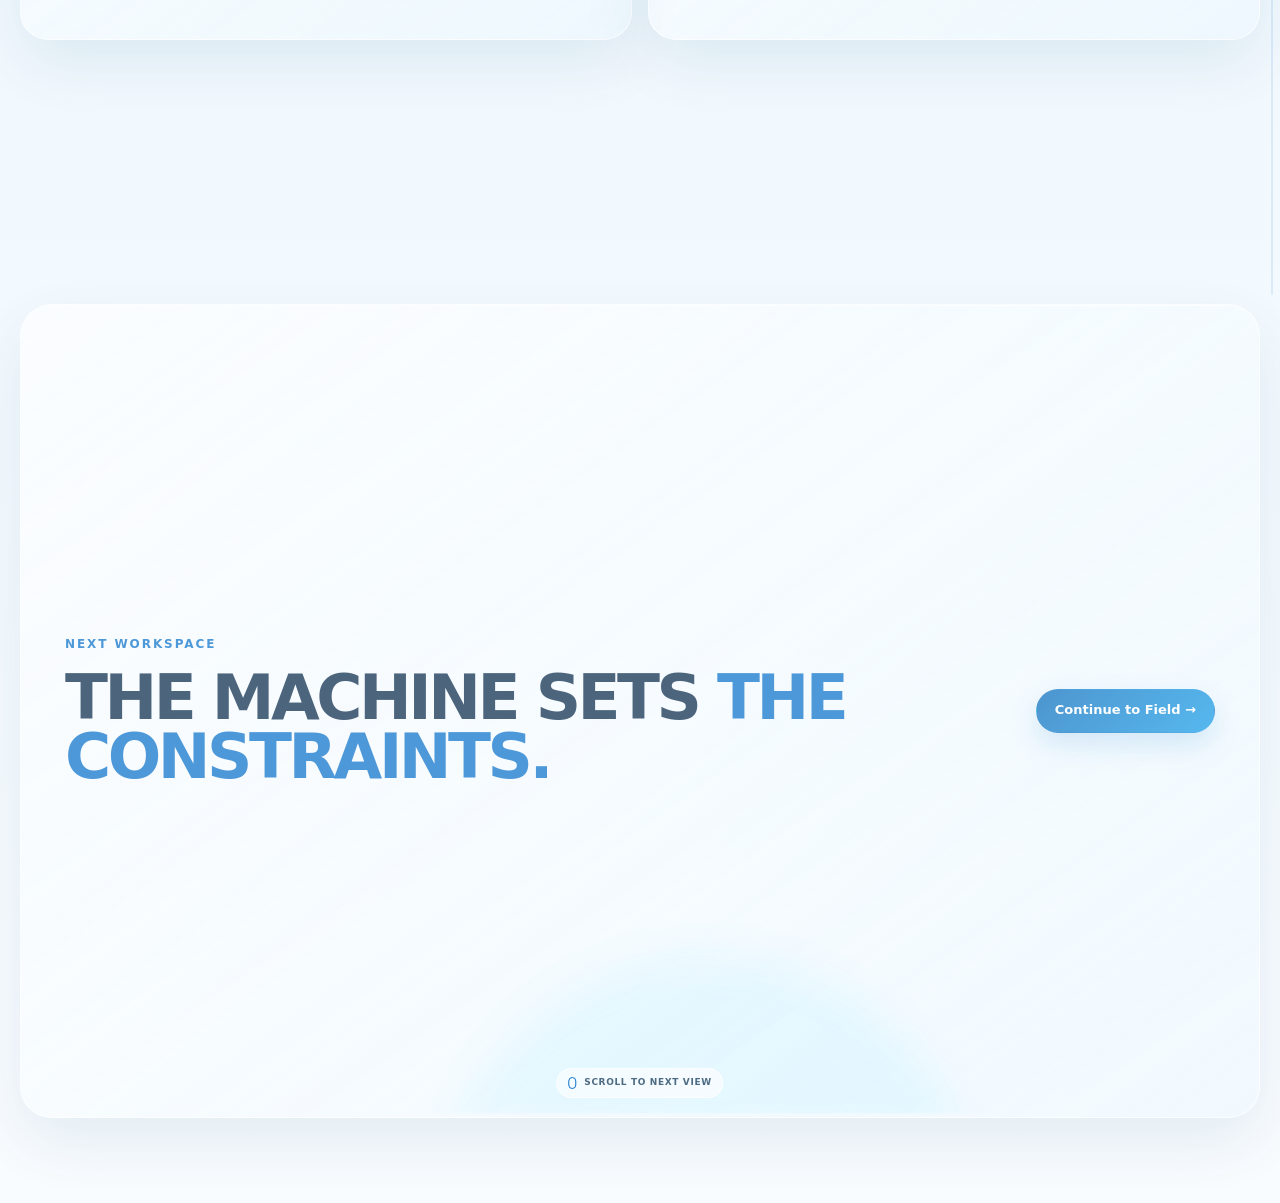
<file: electronics.html>
<!doctype html>
<html lang="en">
<head>
  <script async src="https://www.googletagmanager.com/gtag/js?id=G-183WPF2VZ9"></script>
  <script>window.dataLayer=window.dataLayer||[];function gtag(){dataLayer.push(arguments)}gtag('js',new Date());gtag('config','G-183WPF2VZ9');</script>
  <script defer src="analytics.js?v=20260929-1"></script>
  <meta charset="utf-8">
  <meta name="viewport" content="width=device-width, initial-scale=1">
  <title>Electronics Workflow - Ngo Quang Kiet</title>
  <meta name="description" content="A practical electronics and sensor workflow from controller I/O definition to prototype signal checks.">
  <link rel="icon" href="data:,">
  <link rel="stylesheet" href="style.css?v=20260927-13">
</head>
<body class="page-shell detail-page electronics-page slide-page">
  <div class="ambient" aria-hidden="true"><span></span><span></span><span></span></div>
  <header class="top liquid-glass">
    <a class="brand" href="index.html#profile">NGO QUANG KIET</a>
    <nav aria-label="Portfolio sections"><a href="index.html#profile">Profile</a><a href="index.html#workflow">Workflow</a><a href="nx.html">NX</a><a href="ansys.html">ANSYS</a><a href="electronics.html" aria-current="page">Electronics</a><a href="field.html">Field</a><a href="fuelguard.html">FuelGuard</a></nav>
    <a class="cv" href="NgoQuangKiet_CV_FINAL.pdf" target="_blank" rel="noopener">Open CV <span aria-hidden="true">&#8599;</span></a>
  </header>

  <main class="detail-main">
    <section class="detail-hero reveal">
      <div class="detail-intro"><p class="eyebrow">03C / ELECTRONICS &amp; SENSORS</p><h1>SENSOR TO <span>TRACEABLE SIGNAL.</span></h1><p class="lead">A prototype workflow that makes controller I/O, wiring logic and signal behavior visible before a field-ready system is claimed.</p><div class="detail-stats"><span><b>01</b> Define I/O</span><span><b>02</b> Connect</span><span><b>03</b> Check</span></div></div>
      <figure class="detail-media liquid-glass"><img src="assets/electronics-overview.webp" alt="Electronics and sensor prototype workspace overview"><figcaption>Prototype electronics workspace — source session overview</figcaption></figure>
    </section>

    <section class="signal-section reveal" aria-labelledby="signal-chain">
      <div class="section-head split"><div><p class="eyebrow">SIGNAL ARCHITECTURE</p><h2 id="signal-chain">FOLLOW THE SIGNAL, <span>END TO END</span></h2></div><p>A useful electronics view does more than show wires. It explains what is measured, how the signal reaches the controller and where each assumption must be checked.</p></div>
      <ol class="signal-chain">
        <li class="liquid-glass"><span>01</span><b>Measurement</b><p>Define the physical quantity, expected range and useful sampling behavior.</p></li>
        <li class="liquid-glass"><span>02</span><b>Sensor &amp; interface</b><p>Identify power, ground, signal type and any conditioning or protection needs.</p></li>
        <li class="liquid-glass"><span>03</span><b>Controller I/O</b><p>Map pins, logic levels and software names so the diagram and implementation agree.</p></li>
        <li class="liquid-glass"><span>04</span><b>Observed response</b><p>Exercise known inputs, compare the output and record deviations for revision.</p></li>
      </ol>
    </section>

    <section class="prototype-slide reveal" aria-labelledby="electronics-process">
      <div class="section-head split"><div><p class="eyebrow">PROTOTYPE DETAILS</p><h2 id="electronics-process">ONE SOURCE, <span>SHOWN ONCE</span></h2></div><p>The available electronics capture is kept as a single complete frame. No enlarged crops are presented as additional evidence.</p></div>
      <div class="prototype-layout liquid-glass">
        <div class="prototype-map" aria-label="Prototype review sequence"><span><b>01</b>Define I/O</span><i></i><span><b>02</b>Connect</span><i></i><span><b>03</b>Check</span><i></i><span><b>04</b>Record</span></div>
        <div class="prototype-copy"><span class="step-number">CONTROLLED PROTOTYPE REVIEW</span><h3>Make every assumption traceable.</h3><p>Start from the measurement need, map the controller interface, trace each connection and compare observed behavior with the expected response.</p><ul><li>Document signal range, power and ground</li><li>Keep diagram labels aligned with software names</li><li>Log issues and revise before physical validation</li></ul></div>
      </div>
      <aside class="evidence-note"><b>Evidence boundary</b><p>The single prototype view demonstrates logic exploration only. It does not independently prove hardware integration, machine installation or field acceptance.</p></aside>
    </section>

    <section class="prototype-review reveal" aria-labelledby="review-gates">
      <div class="section-head"><p class="eyebrow">ENGINEERING REVIEW</p><h2 id="review-gates">WHAT IS KNOWN — <span>AND WHAT COMES NEXT</span></h2></div>
      <div class="review-grid">
        <article class="review-panel liquid-glass"><span class="review-label confirmed">PROTOTYPE EVIDENCE</span><h3>What these views support</h3><ul><li>A defined controller-oriented signal path</li><li>Visible wiring and I/O relationships</li><li>A repeatable environment for logic checks</li><li>Documented assumptions for the next revision</li></ul></article>
        <article class="review-panel liquid-glass"><span class="review-label pending">FIELD VERIFICATION</span><h3>What still requires physical evidence</h3><ul><li>Actual machine interface and installation point</li><li>Electrical compatibility and protection</li><li>Noise, vibration, temperature and durability</li><li>Measured performance under operating conditions</li></ul></article>
      </div>
    </section>

    <section class="next-workspace liquid-glass reveal"><div><p class="eyebrow">NEXT WORKSPACE</p><h2>THE MACHINE SETS <span>THE CONSTRAINTS.</span></h2></div><a class="btn primary" href="field.html">Continue to Field &#8594;</a></section>
  </main>
  <div class="progress" aria-hidden="true"><span id="bar"></span></div>
  <script src="script.js?v=20260929-1"></script>
</body>
</html>
</file>
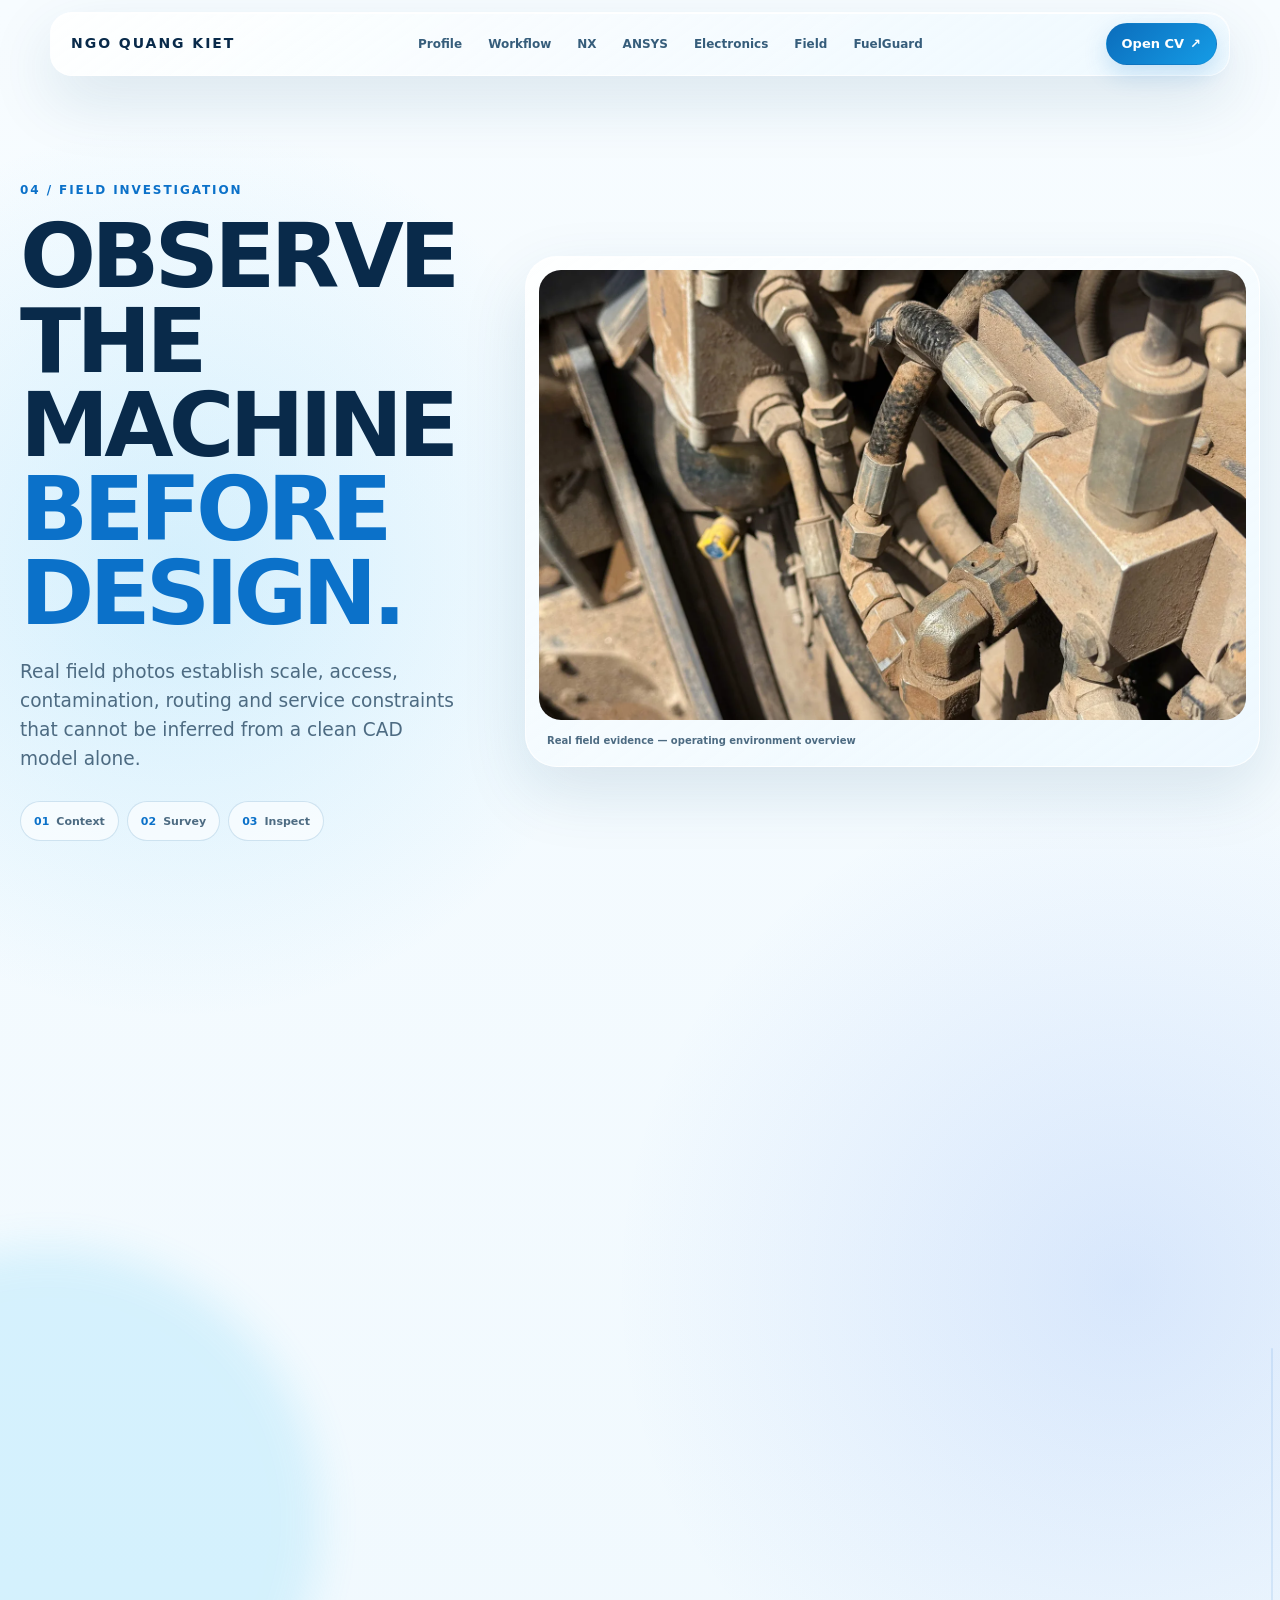
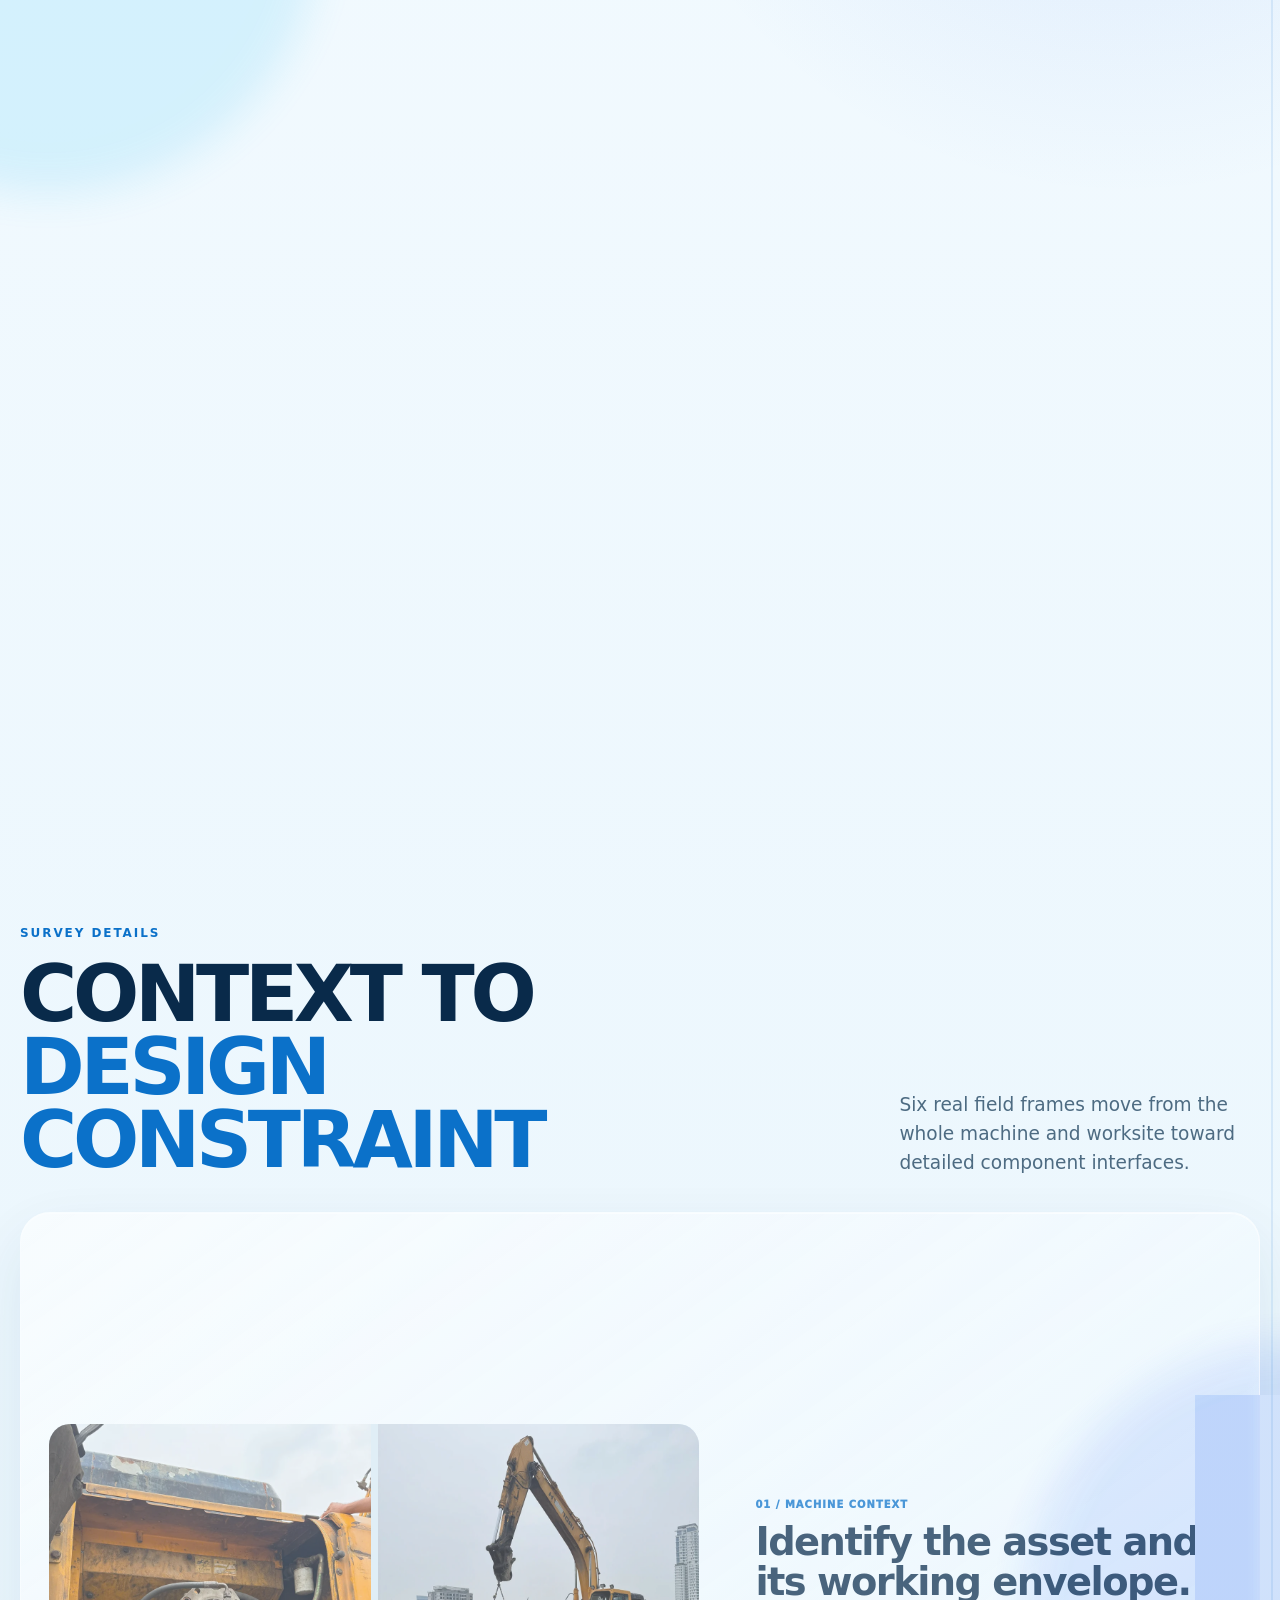
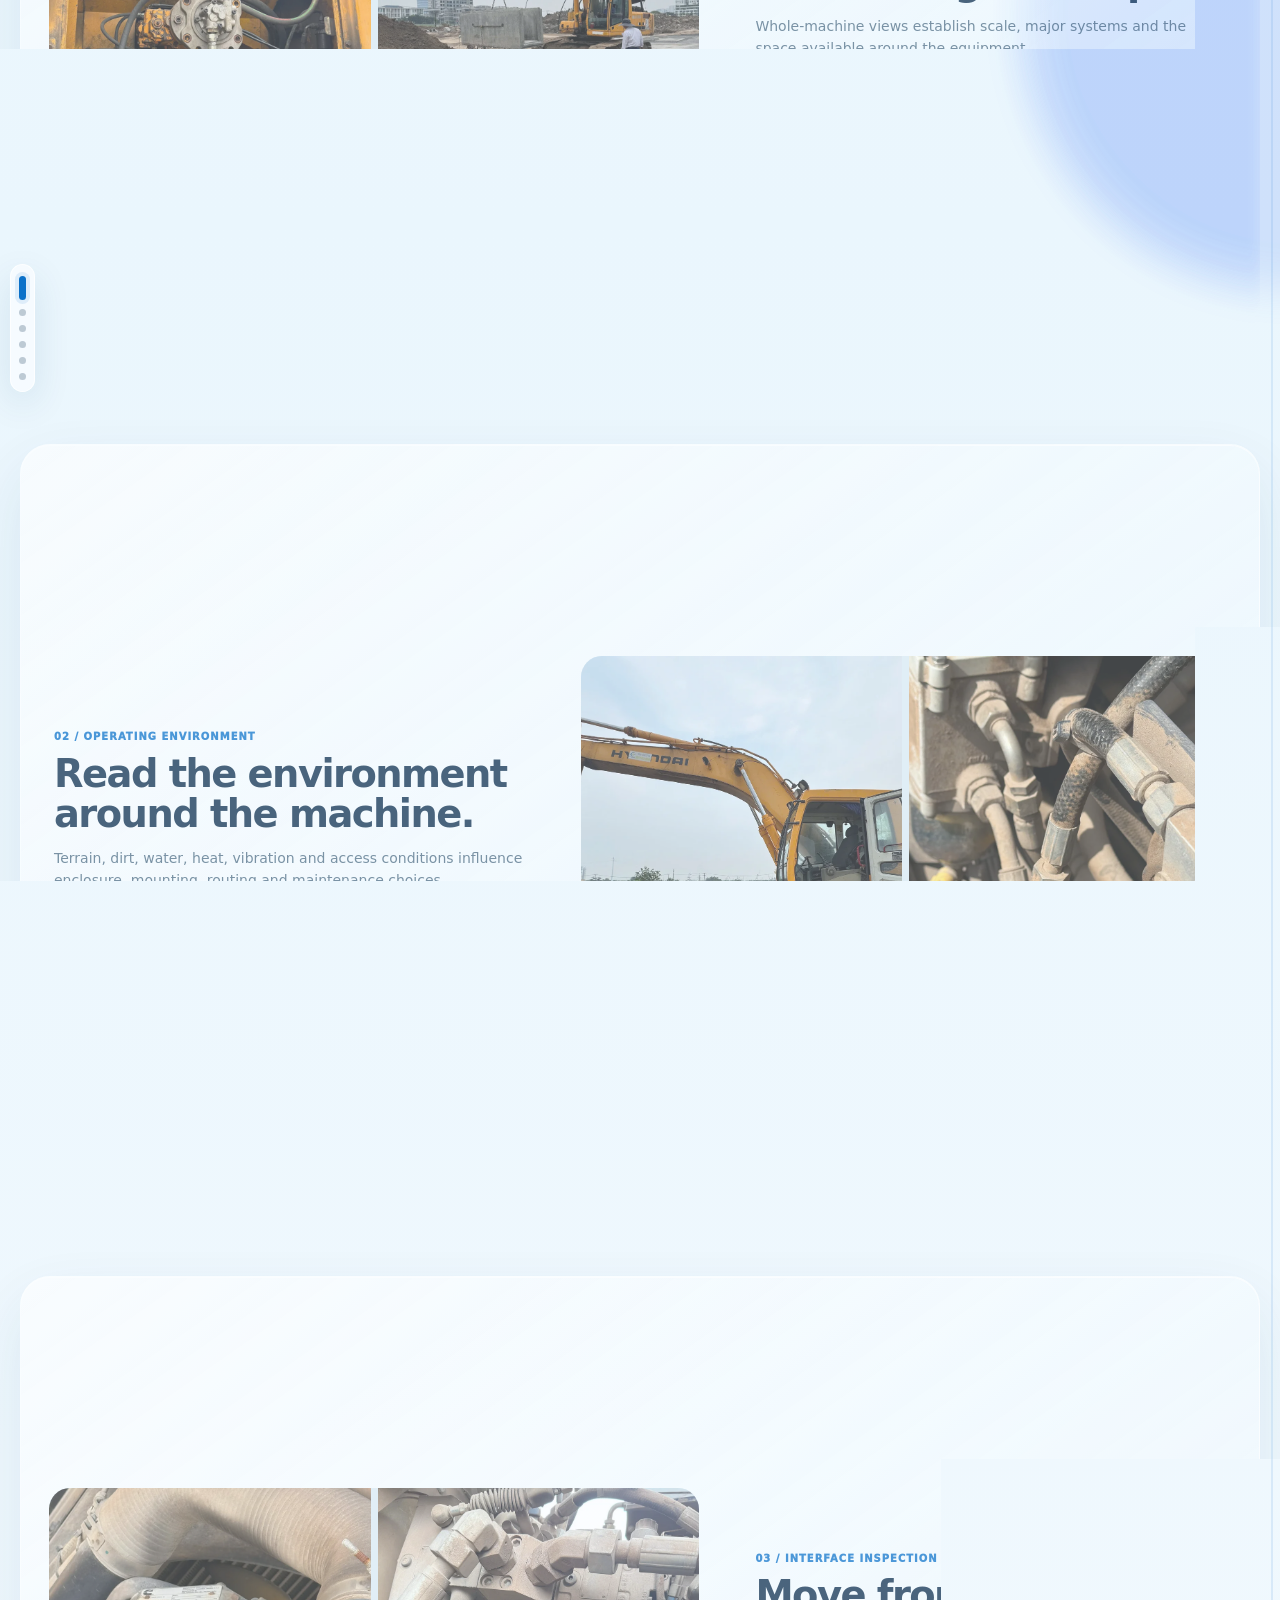
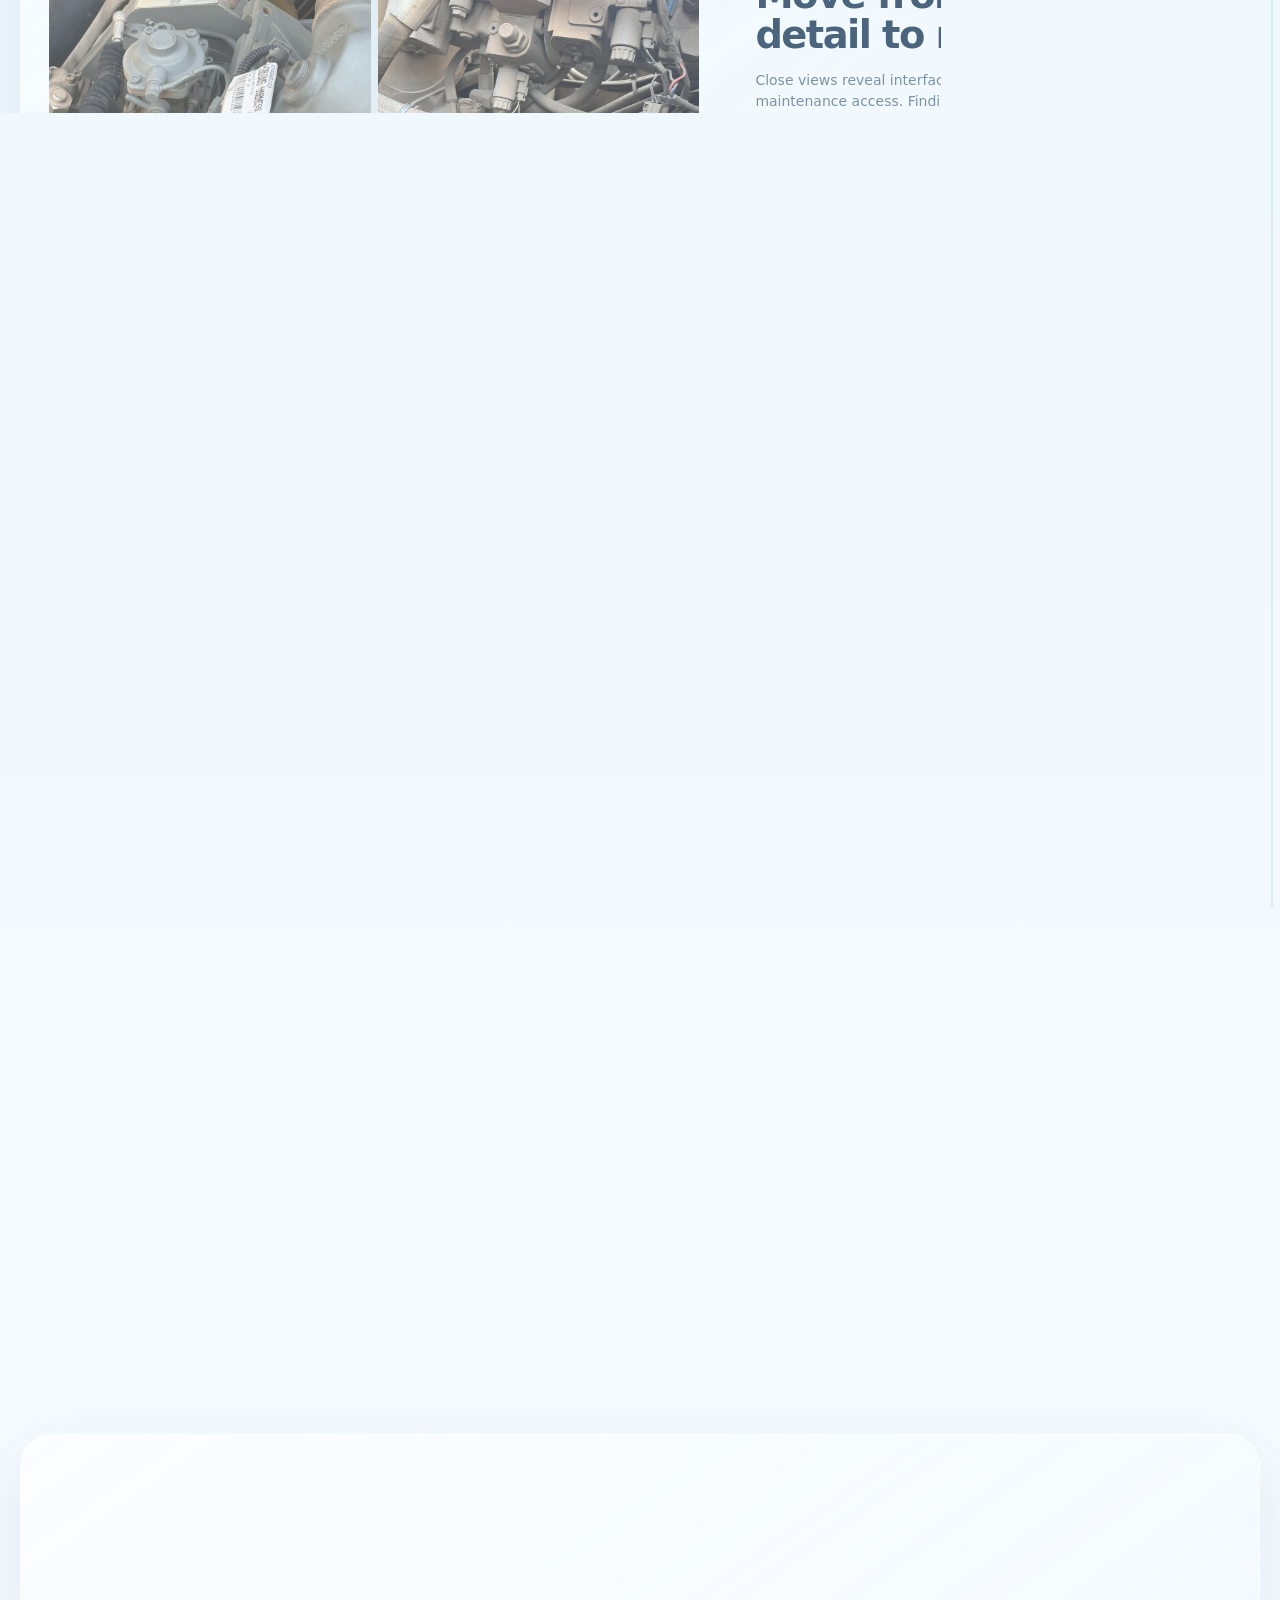
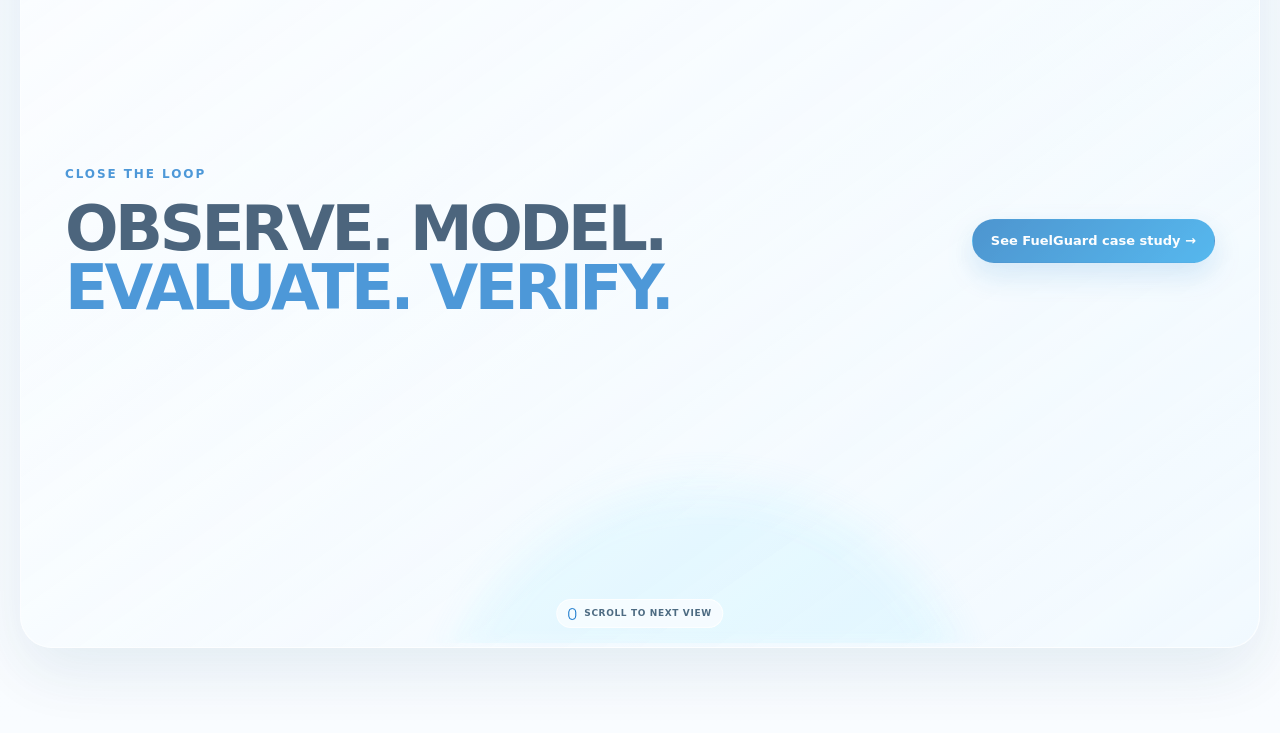
<file: field.html>
<!doctype html>
<html lang="en">
<head>
  <script async src="https://www.googletagmanager.com/gtag/js?id=G-183WPF2VZ9"></script>
  <script>window.dataLayer=window.dataLayer||[];function gtag(){dataLayer.push(arguments)}gtag('js',new Date());gtag('config','G-183WPF2VZ9');</script>
  <script defer src="analytics.js?v=20260929-1"></script>
  <meta charset="utf-8">
  <meta name="viewport" content="width=device-width, initial-scale=1">
  <title>Field Investigation Workflow - Ngo Quang Kiet</title>
  <meta name="description" content="A field investigation workflow using real machine photos to derive practical engineering constraints.">
  <link rel="icon" href="data:,">
  <link rel="stylesheet" href="style.css?v=20260927-13">
</head>
<body class="page-shell detail-page slide-page">
  <div class="ambient" aria-hidden="true"><span></span><span></span><span></span></div>
  <header class="top liquid-glass">
    <a class="brand" href="index.html#profile">NGO QUANG KIET</a>
    <nav aria-label="Portfolio sections"><a href="index.html#profile">Profile</a><a href="index.html#workflow">Workflow</a><a href="nx.html">NX</a><a href="ansys.html">ANSYS</a><a href="electronics.html">Electronics</a><a href="field.html" aria-current="page">Field</a><a href="fuelguard.html">FuelGuard</a></nav>
    <a class="cv" href="NgoQuangKiet_CV_FINAL.pdf" target="_blank" rel="noopener">Open CV <span aria-hidden="true">&#8599;</span></a>
  </header>

  <main class="detail-main">
    <section class="detail-hero reveal">
      <div class="detail-intro"><p class="eyebrow">04 / FIELD INVESTIGATION</p><h1>OBSERVE THE MACHINE <span>BEFORE DESIGN.</span></h1><p class="lead">Real field photos establish scale, access, contamination, routing and service constraints that cannot be inferred from a clean CAD model alone.</p><div class="detail-stats"><span><b>01</b> Context</span><span><b>02</b> Survey</span><span><b>03</b> Inspect</span></div></div>
      <figure class="detail-media liquid-glass"><img src="assets/field-step-04.webp" alt="Construction machine in a real field environment"><figcaption>Real field evidence — operating environment overview</figcaption></figure>
    </section>

    <section class="story field-story reveal" aria-labelledby="field-process">
      <figure class="portfolio-board portrait-board liquid-glass field-board-detail">
        <img src="assets/overview-field-board.webp" alt="Complete field investigation overview with ROBEX and HAMM survey views" width="1180" height="2040">
        <figcaption><b>Complete field overview</b><span>ROBEX context, HAMM whole-machine survey and detailed interface inspection in the supplied layout.</span></figcaption>
      </figure>
      <div class="section-head split"><div><p class="eyebrow">SURVEY DETAILS</p><h2 id="field-process">CONTEXT TO <span>DESIGN CONSTRAINT</span></h2></div><p>Six real field frames move from the whole machine and worksite toward detailed component interfaces.</p></div>
      <article class="story-step liquid-glass"><div class="story-gallery two"><img src="assets/field-step-01.webp" alt="Whole-machine field survey view"><img src="assets/field-step-02.webp" alt="Machine and worksite context view"></div><div class="story-copy"><span class="step-number">01 / MACHINE CONTEXT</span><h3>Identify the asset and its working envelope.</h3><p>Whole-machine views establish scale, major systems and the space available around the equipment.</p><ul><li>Confirm visible machine configuration</li><li>Note working envelope and nearby structures</li><li>Locate likely service and installation zones</li></ul></div></article>
      <article class="story-step reverse liquid-glass"><div class="story-gallery two"><img src="assets/field-step-03.webp" alt="Construction machine operating context"><img src="assets/field-step-04.webp" alt="Field environment and machine access"></div><div class="story-copy"><span class="step-number">02 / OPERATING ENVIRONMENT</span><h3>Read the environment around the machine.</h3><p>Terrain, dirt, water, heat, vibration and access conditions influence enclosure, mounting, routing and maintenance choices.</p><ul><li>Observe exposure and contamination</li><li>Check safe access for inspection</li><li>Record environmental constraints for design</li></ul></div></article>
      <article class="story-step liquid-glass"><div class="story-gallery two"><img src="assets/field-step-05.webp" alt="Detailed machine component inspection"><img src="assets/field-step-06.webp" alt="Close field inspection of a machine interface"></div><div class="story-copy"><span class="step-number">03 / INTERFACE INSPECTION</span><h3>Move from visible detail to requirements.</h3><p>Close views reveal interfaces, routing, clearances and maintenance access. Findings become questions and constraints for NX, ANSYS and electronics work.</p><ul><li>Inspect fastening and mounting opportunities</li><li>Trace nearby hoses, cables and components</li><li>Document what still requires measurement</li></ul></div></article>
    </section>

    <section class="field-evidence reveal"><div class="section-head"><p class="eyebrow">KNOWN FIELD SET</p><h2>ROBEX &amp; HAMM <span>REFERENCE FRAMES</span></h2><p>Additional real photos preserve machine-specific context for later design and integration decisions.</p></div><div class="gallery-strip"><figure class="liquid-glass"><img src="assets/robex-service-access.jpeg" alt="ROBEX service access area"><figcaption>ROBEX — service access</figcaption></figure><figure class="liquid-glass"><img src="assets/robex-hands-on-inspection.jpeg" alt="ROBEX hands-on interface inspection"><figcaption>ROBEX — interface inspection</figcaption></figure><figure class="liquid-glass"><img src="assets/hamm-whole-machine.jpeg" alt="HAMM whole-machine field view"><figcaption>HAMM — whole-machine survey</figcaption></figure></div></section>

    <section class="next-workspace liquid-glass reveal"><div><p class="eyebrow">CLOSE THE LOOP</p><h2>OBSERVE. MODEL. <span>EVALUATE. VERIFY.</span></h2></div><a class="btn primary" href="fuelguard.html">See FuelGuard case study &#8594;</a></section>
  </main>
  <div class="progress" aria-hidden="true"><span id="bar"></span></div>
  <script src="script.js?v=20260929-1"></script>
</body>
</html>
</file>
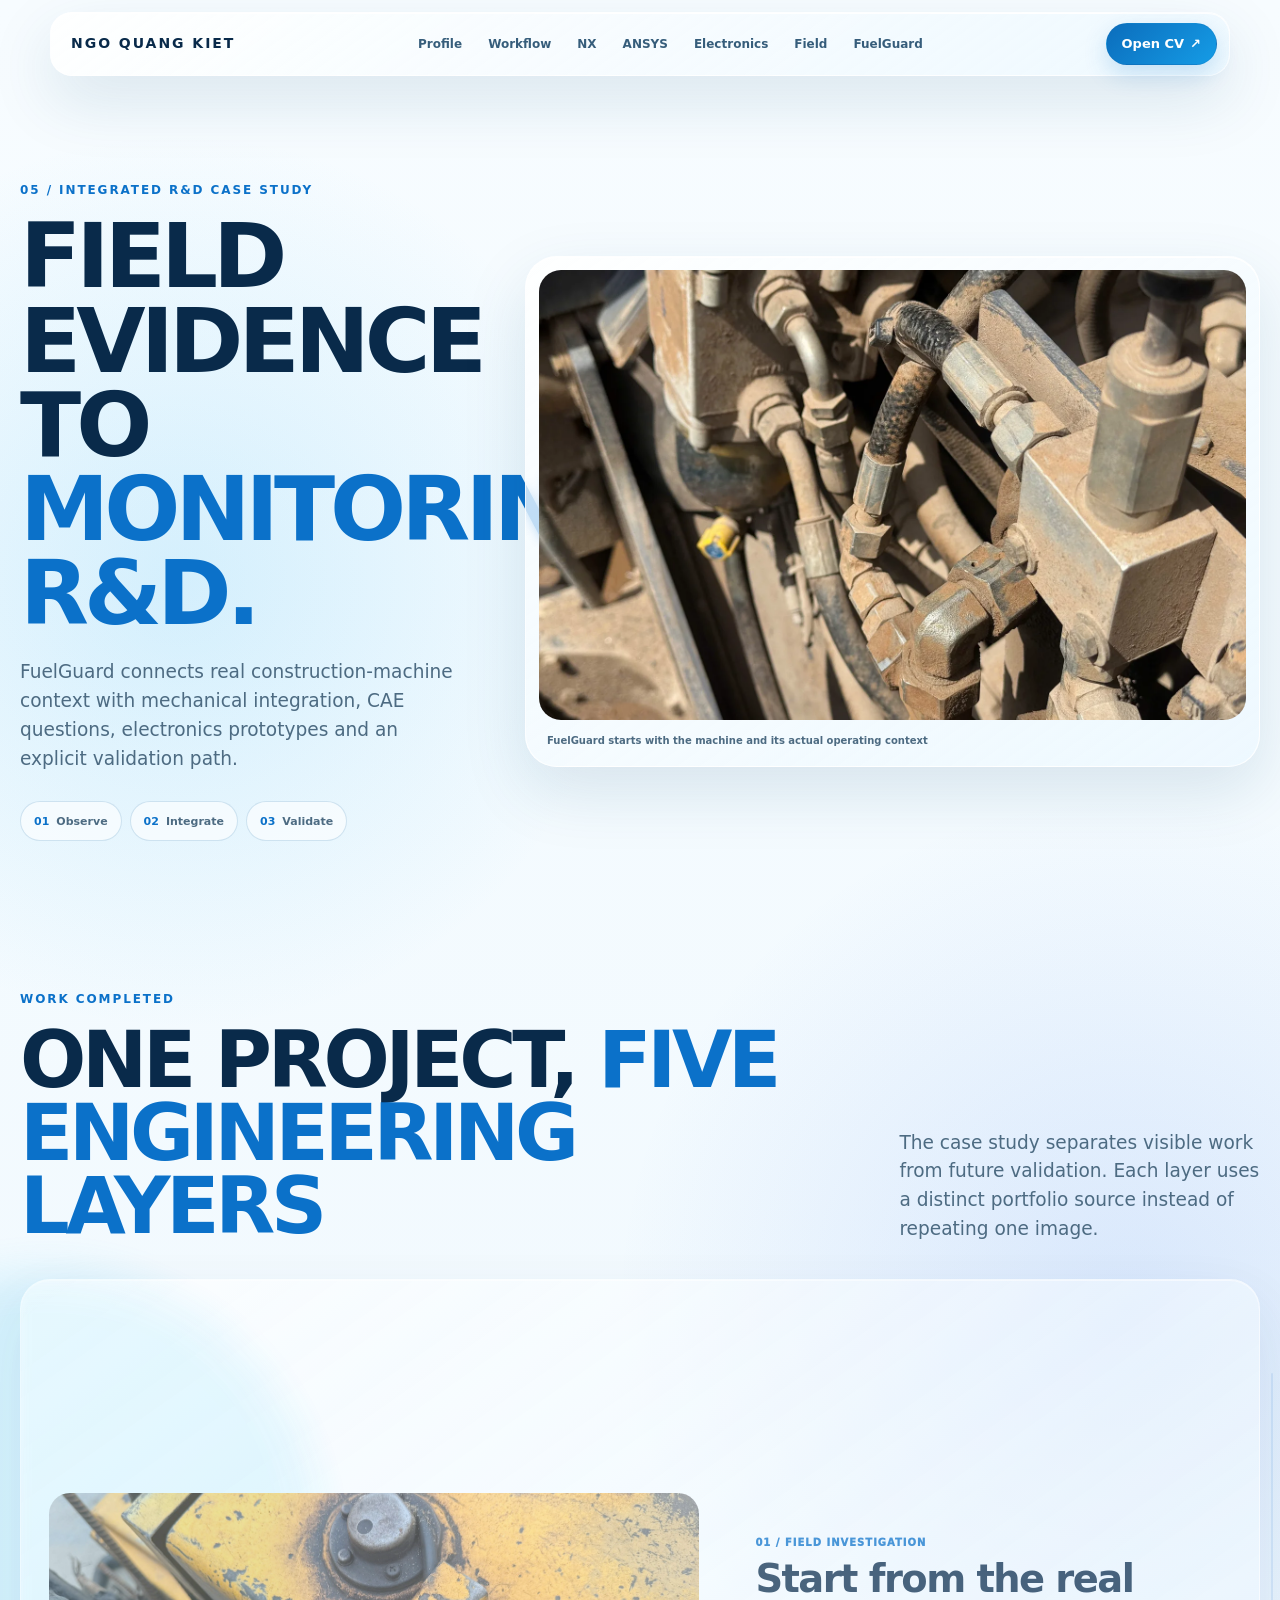
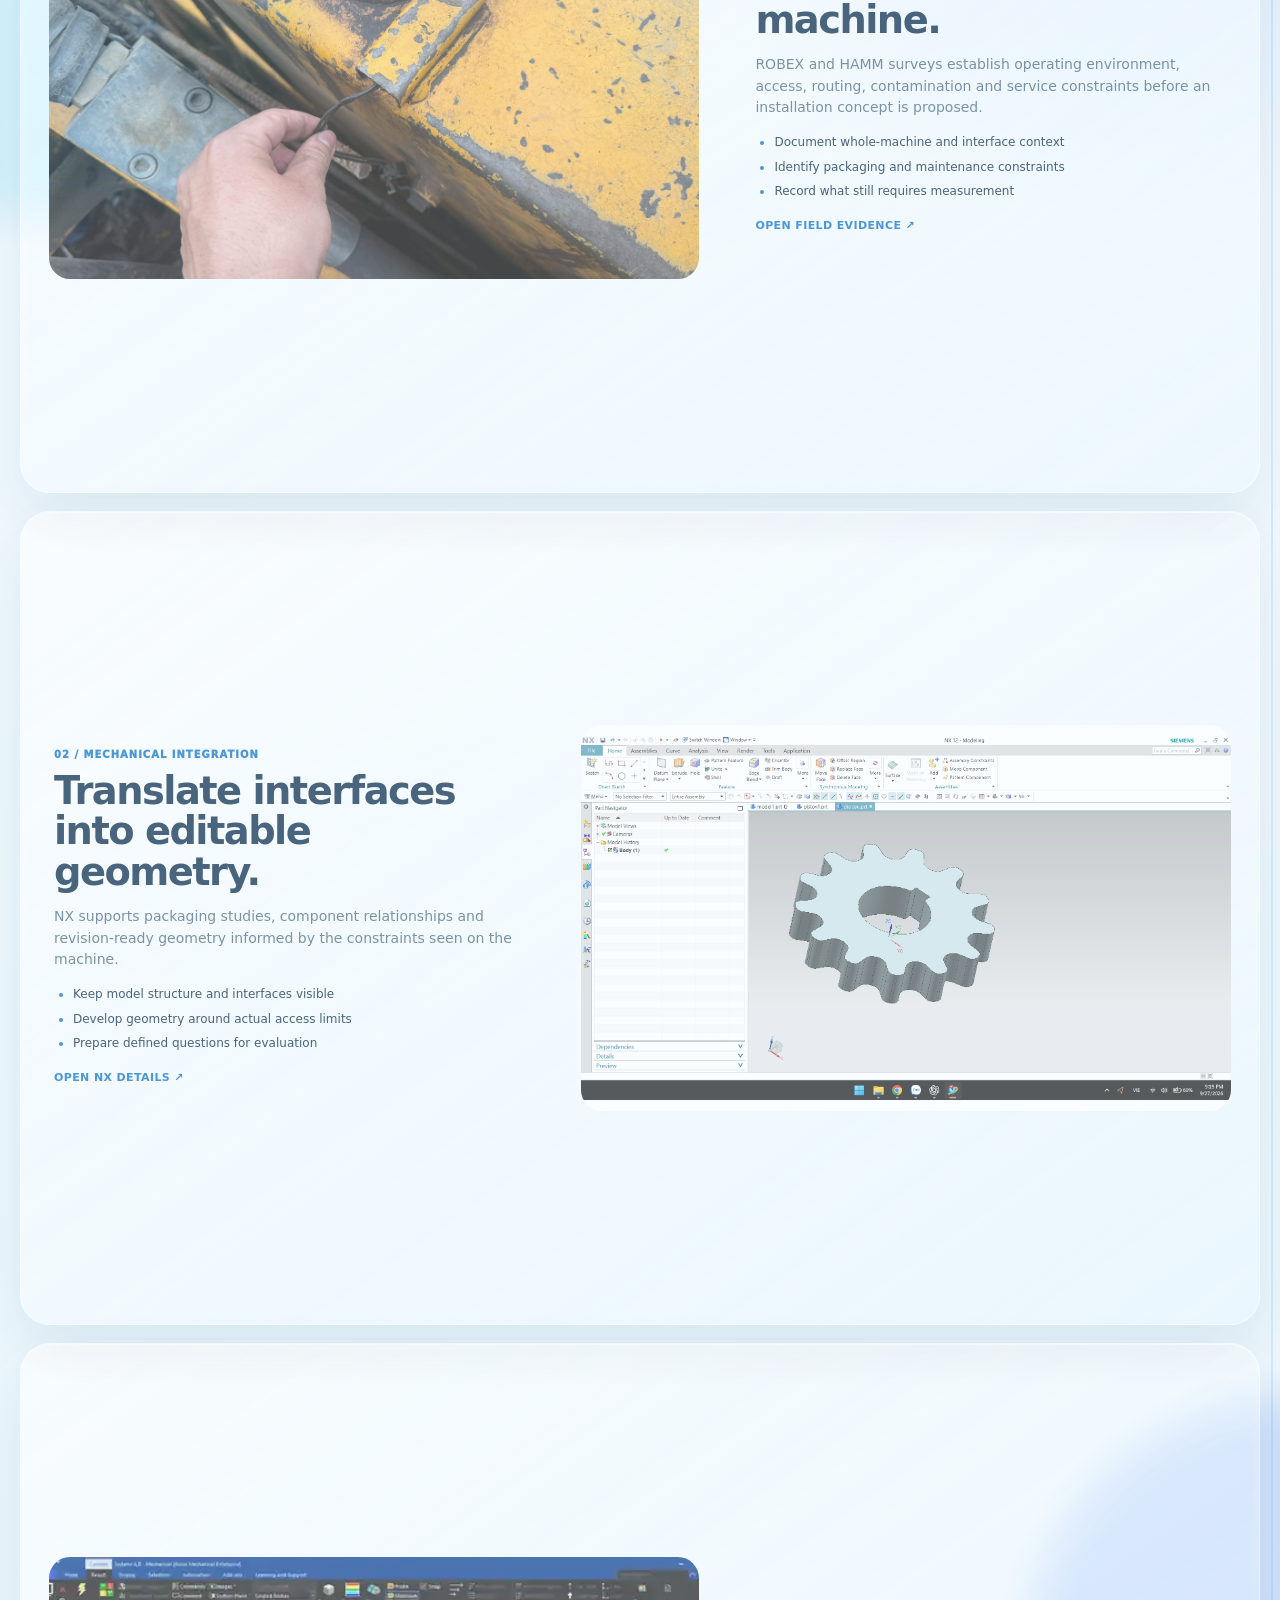
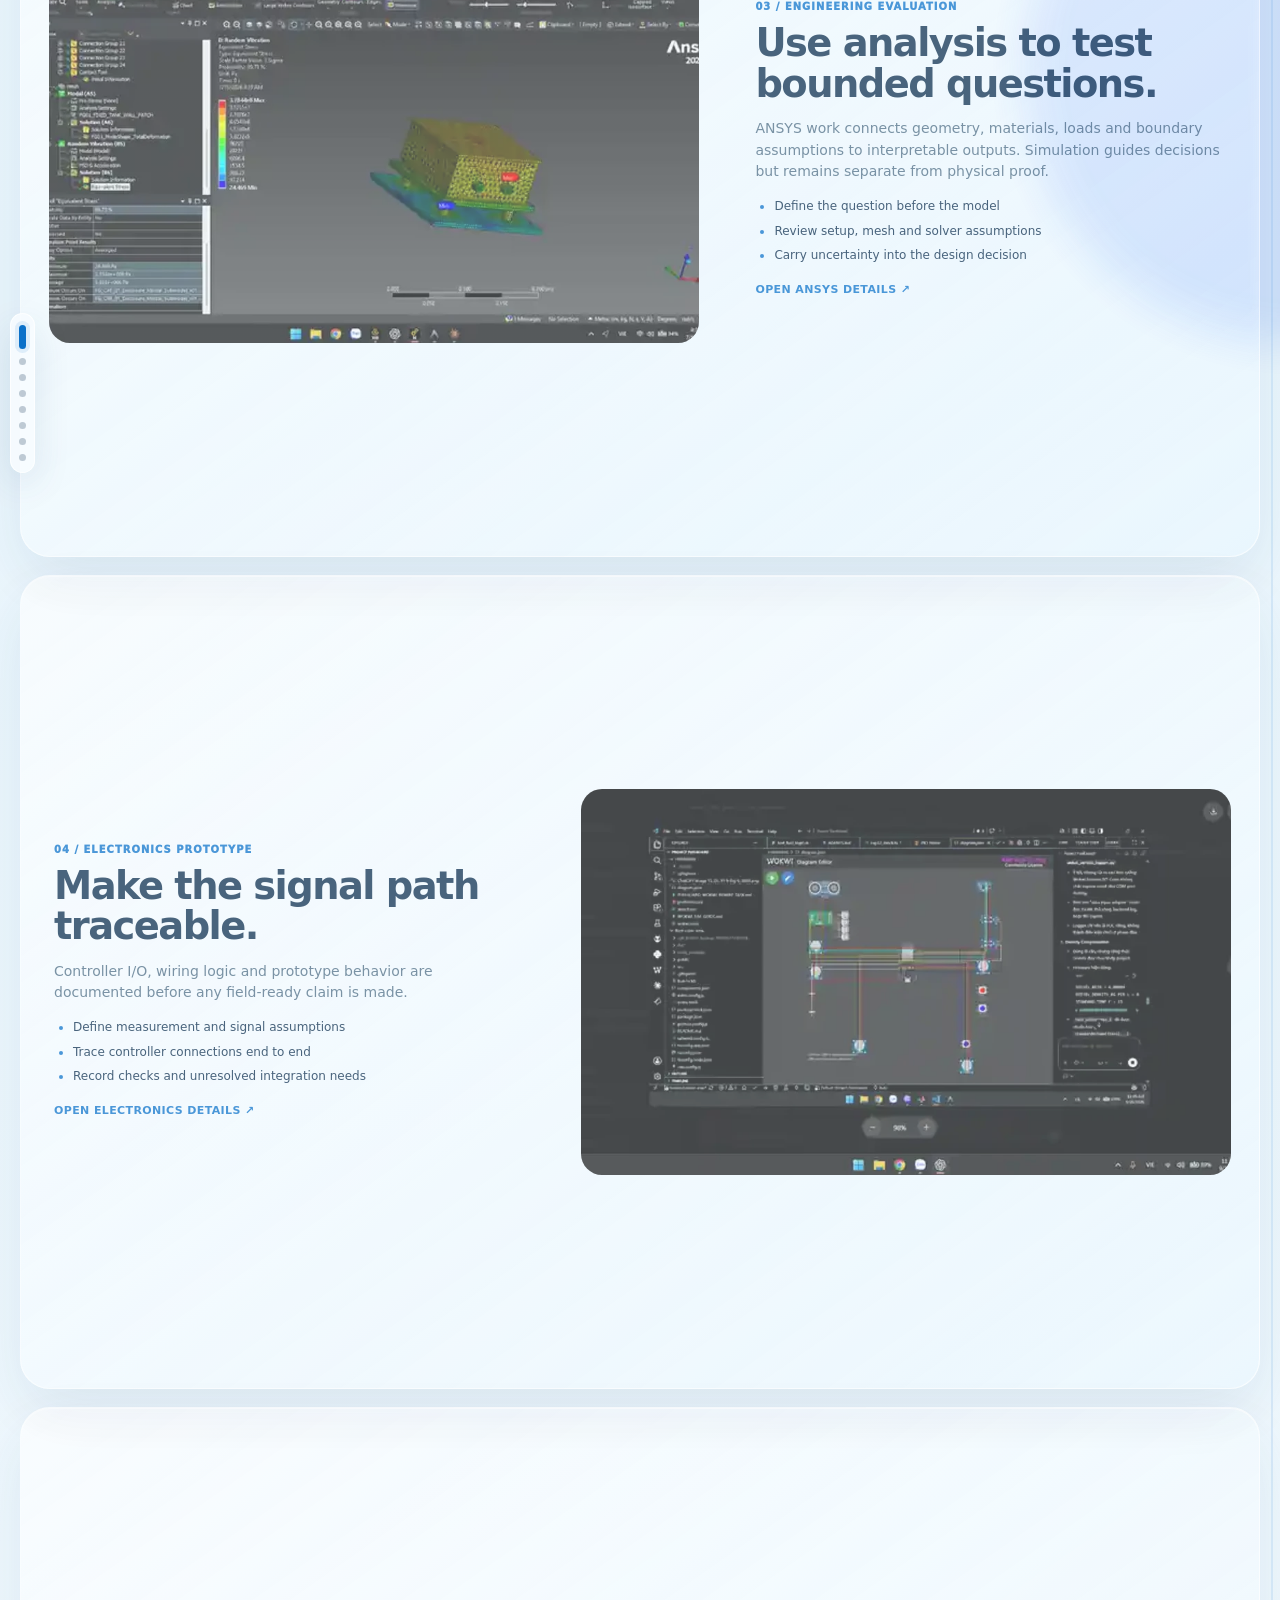
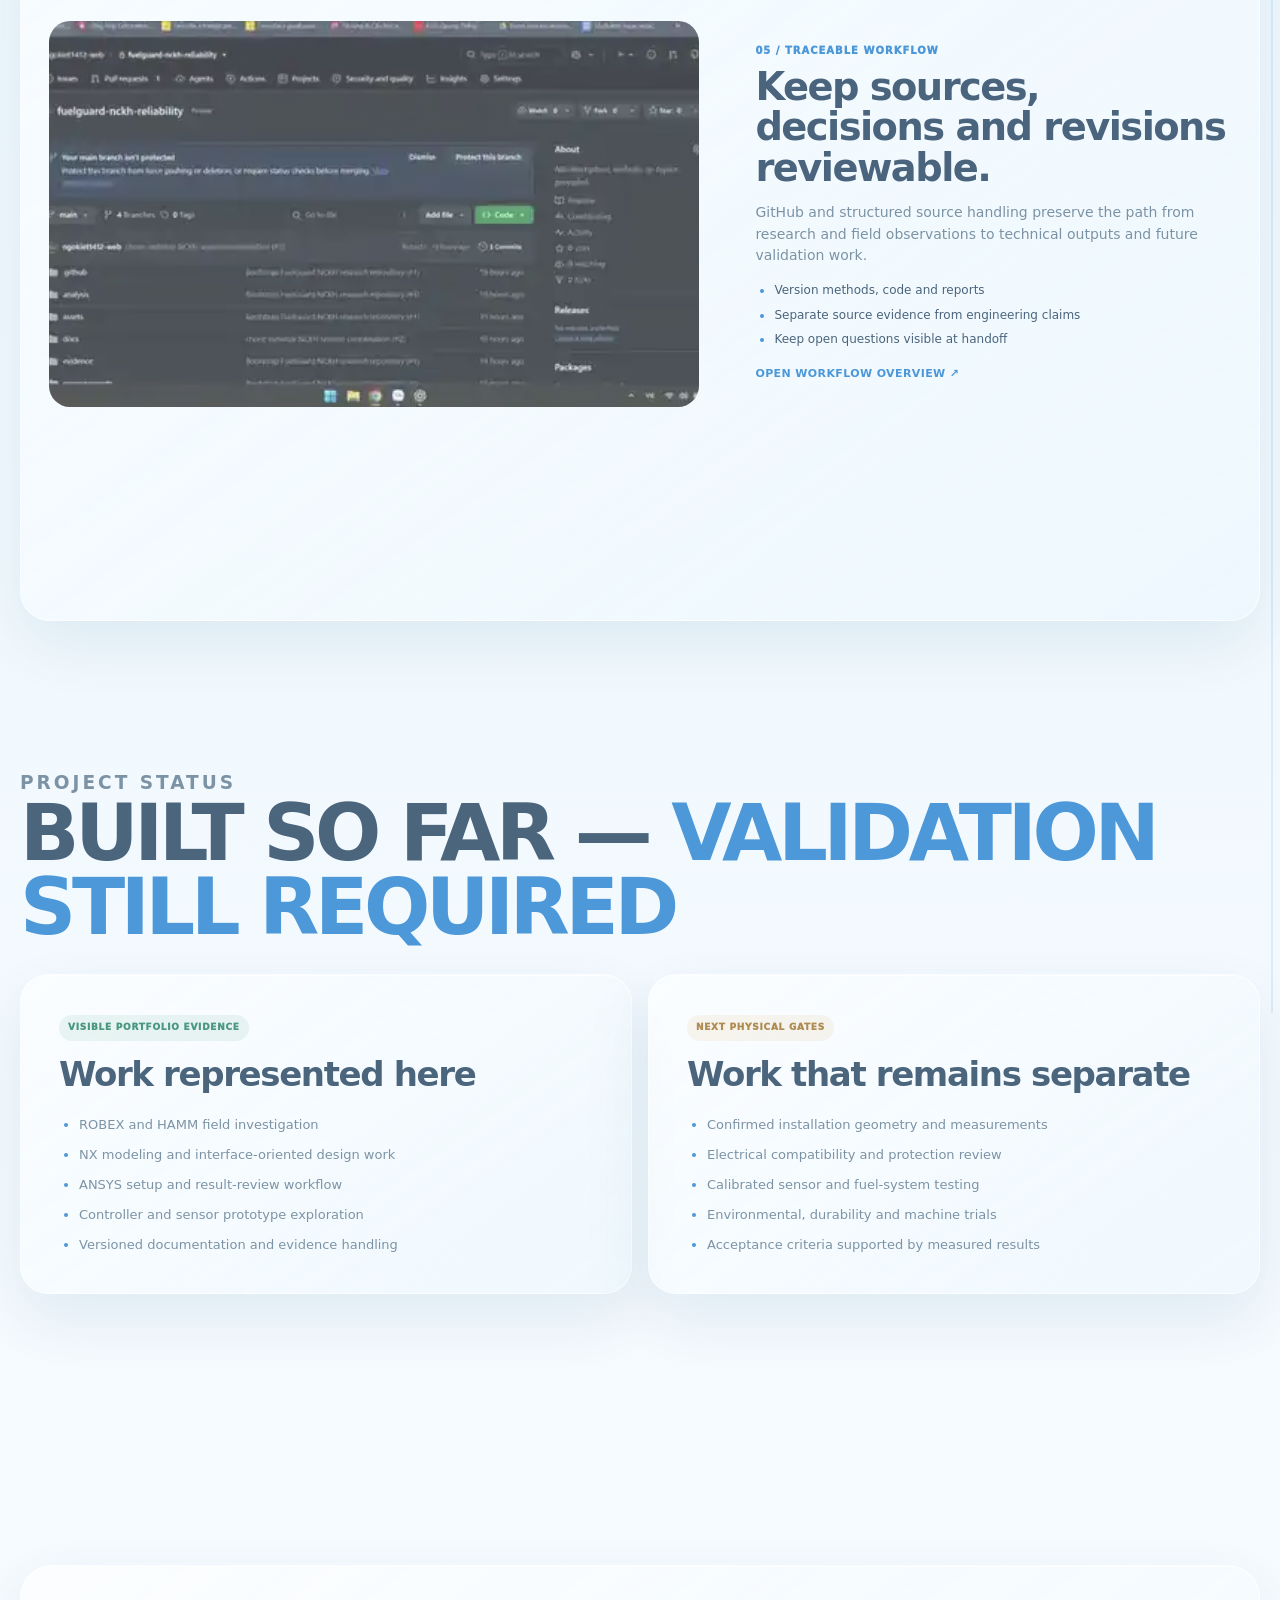
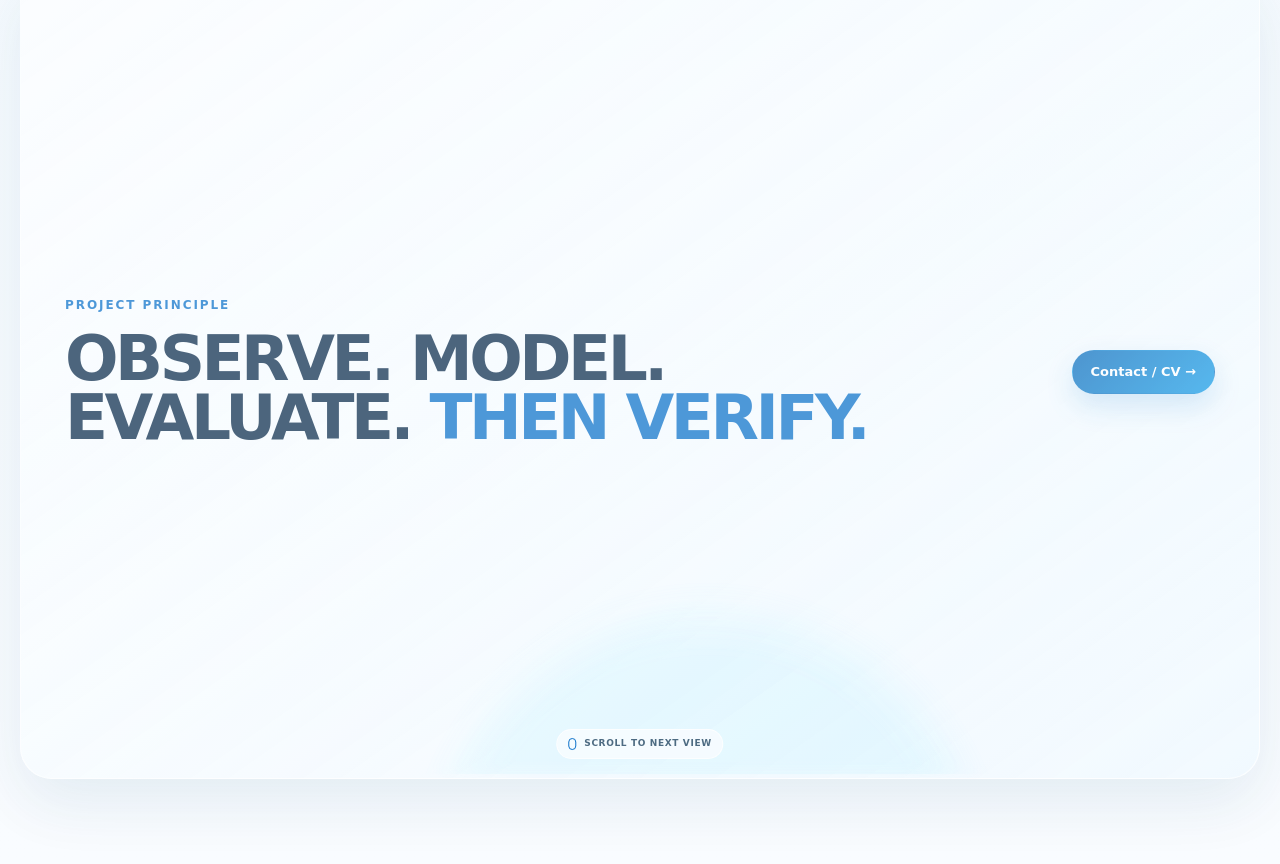
<file: fuelguard.html>
<!doctype html>
<html lang="en">
<head>
  <script async src="https://www.googletagmanager.com/gtag/js?id=G-183WPF2VZ9"></script>
  <script>window.dataLayer=window.dataLayer||[];function gtag(){dataLayer.push(arguments)}gtag('js',new Date());gtag('config','G-183WPF2VZ9');</script>
  <script defer src="analytics.js?v=20260929-1"></script>
  <meta charset="utf-8">
  <meta name="viewport" content="width=device-width, initial-scale=1">
  <title>FuelGuard R&amp;D Case Study - Ngo Quang Kiet</title>
  <meta name="description" content="FuelGuard R&D case study connecting construction-machine field evidence, NX, ANSYS, electronics and validation planning.">
  <link rel="icon" href="data:,">
  <link rel="stylesheet" href="style.css?v=20260927-13">
</head>
<body class="page-shell detail-page fuelguard-page slide-page">
  <div class="ambient" aria-hidden="true"><span></span><span></span><span></span></div>
  <header class="top liquid-glass">
    <a class="brand" href="index.html#profile">NGO QUANG KIET</a>
    <nav aria-label="Portfolio sections"><a href="index.html#profile">Profile</a><a href="index.html#workflow">Workflow</a><a href="nx.html">NX</a><a href="ansys.html">ANSYS</a><a href="electronics.html">Electronics</a><a href="field.html">Field</a><a href="fuelguard.html" aria-current="page">FuelGuard</a></nav>
    <a class="cv" href="NgoQuangKiet_CV_FINAL.pdf" target="_blank" rel="noopener">Open CV <span aria-hidden="true">&#8599;</span></a>
  </header>

  <main class="detail-main">
    <section class="detail-hero reveal">
      <div class="detail-intro"><p class="eyebrow">05 / INTEGRATED R&amp;D CASE STUDY</p><h1>FIELD EVIDENCE TO <span>MONITORING R&amp;D.</span></h1><p class="lead">FuelGuard connects real construction-machine context with mechanical integration, CAE questions, electronics prototypes and an explicit validation path.</p><div class="detail-stats"><span><b>01</b> Observe</span><span><b>02</b> Integrate</span><span><b>03</b> Validate</span></div></div>
      <figure class="detail-media liquid-glass"><img src="assets/field-step-04.webp" alt="Construction machine in a real operating environment"><figcaption>FuelGuard starts with the machine and its actual operating context</figcaption></figure>
    </section>

    <section class="story reveal" aria-labelledby="fuelguard-work">
      <div class="section-head split"><div><p class="eyebrow">WORK COMPLETED</p><h2 id="fuelguard-work">ONE PROJECT, <span>FIVE ENGINEERING LAYERS</span></h2></div><p>The case study separates visible work from future validation. Each layer uses a distinct portfolio source instead of repeating one image.</p></div>

      <article class="story-step liquid-glass"><figure class="story-media"><img src="assets/robex-hands-on-inspection.jpeg" alt="Hands-on inspection of a real construction machine interface"></figure><div class="story-copy"><span class="step-number">01 / FIELD INVESTIGATION</span><h3>Start from the real machine.</h3><p>ROBEX and HAMM surveys establish operating environment, access, routing, contamination and service constraints before an installation concept is proposed.</p><ul><li>Document whole-machine and interface context</li><li>Identify packaging and maintenance constraints</li><li>Record what still requires measurement</li></ul><a class="inline-link" href="field.html">Open field evidence &#8599;</a></div></article>

      <article class="story-step reverse liquid-glass"><figure class="story-media fuelguard-contain"><img src="assets/nx-user-01.webp" alt="Siemens NX workspace used for editable engineering geometry"></figure><div class="story-copy"><span class="step-number">02 / MECHANICAL INTEGRATION</span><h3>Translate interfaces into editable geometry.</h3><p>NX supports packaging studies, component relationships and revision-ready geometry informed by the constraints seen on the machine.</p><ul><li>Keep model structure and interfaces visible</li><li>Develop geometry around actual access limits</li><li>Prepare defined questions for evaluation</li></ul><a class="inline-link" href="nx.html">Open NX details &#8599;</a></div></article>

      <article class="story-step liquid-glass"><figure class="story-media"><img src="assets/ansys-overview.webp" alt="ANSYS Mechanical workspace used for engineering evaluation"></figure><div class="story-copy"><span class="step-number">03 / ENGINEERING EVALUATION</span><h3>Use analysis to test bounded questions.</h3><p>ANSYS work connects geometry, materials, loads and boundary assumptions to interpretable outputs. Simulation guides decisions but remains separate from physical proof.</p><ul><li>Define the question before the model</li><li>Review setup, mesh and solver assumptions</li><li>Carry uncertainty into the design decision</li></ul><a class="inline-link" href="ansys.html">Open ANSYS details &#8599;</a></div></article>

      <article class="story-step reverse liquid-glass"><figure class="story-media"><img src="assets/electronics-overview.webp" alt="Controller and sensor prototype workspace"></figure><div class="story-copy"><span class="step-number">04 / ELECTRONICS PROTOTYPE</span><h3>Make the signal path traceable.</h3><p>Controller I/O, wiring logic and prototype behavior are documented before any field-ready claim is made.</p><ul><li>Define measurement and signal assumptions</li><li>Trace controller connections end to end</li><li>Record checks and unresolved integration needs</li></ul><a class="inline-link" href="electronics.html">Open electronics details &#8599;</a></div></article>

      <article class="story-step liquid-glass"><figure class="story-media"><img src="assets/github_real.webp" alt="Versioned engineering repository and technical workflow"></figure><div class="story-copy"><span class="step-number">05 / TRACEABLE WORKFLOW</span><h3>Keep sources, decisions and revisions reviewable.</h3><p>GitHub and structured source handling preserve the path from research and field observations to technical outputs and future validation work.</p><ul><li>Version methods, code and reports</li><li>Separate source evidence from engineering claims</li><li>Keep open questions visible at handoff</li></ul><a class="inline-link" href="index.html#workflow">Open workflow overview &#8599;</a></div></article>
    </section>

    <section class="prototype-review reveal" aria-labelledby="fuelguard-boundary">
      <div class="section-head"><p class="eyebrow">PROJECT STATUS</p><h2 id="fuelguard-boundary">BUILT SO FAR — <span>VALIDATION STILL REQUIRED</span></h2></div>
      <div class="review-grid">
        <article class="review-panel liquid-glass"><span class="review-label confirmed">VISIBLE PORTFOLIO EVIDENCE</span><h3>Work represented here</h3><ul><li>ROBEX and HAMM field investigation</li><li>NX modeling and interface-oriented design work</li><li>ANSYS setup and result-review workflow</li><li>Controller and sensor prototype exploration</li><li>Versioned documentation and evidence handling</li></ul></article>
        <article class="review-panel liquid-glass"><span class="review-label pending">NEXT PHYSICAL GATES</span><h3>Work that remains separate</h3><ul><li>Confirmed installation geometry and measurements</li><li>Electrical compatibility and protection review</li><li>Calibrated sensor and fuel-system testing</li><li>Environmental, durability and machine trials</li><li>Acceptance criteria supported by measured results</li></ul></article>
      </div>
    </section>

    <section class="next-workspace liquid-glass reveal"><div><p class="eyebrow">PROJECT PRINCIPLE</p><h2>OBSERVE. MODEL. EVALUATE. <span>THEN VERIFY.</span></h2></div><a class="btn primary" href="index.html#contact">Contact / CV &#8594;</a></section>
  </main>
  <div class="progress" aria-hidden="true"><span id="bar"></span></div>
  <script src="script.js?v=20260929-1"></script>
</body>
</html>
</file>
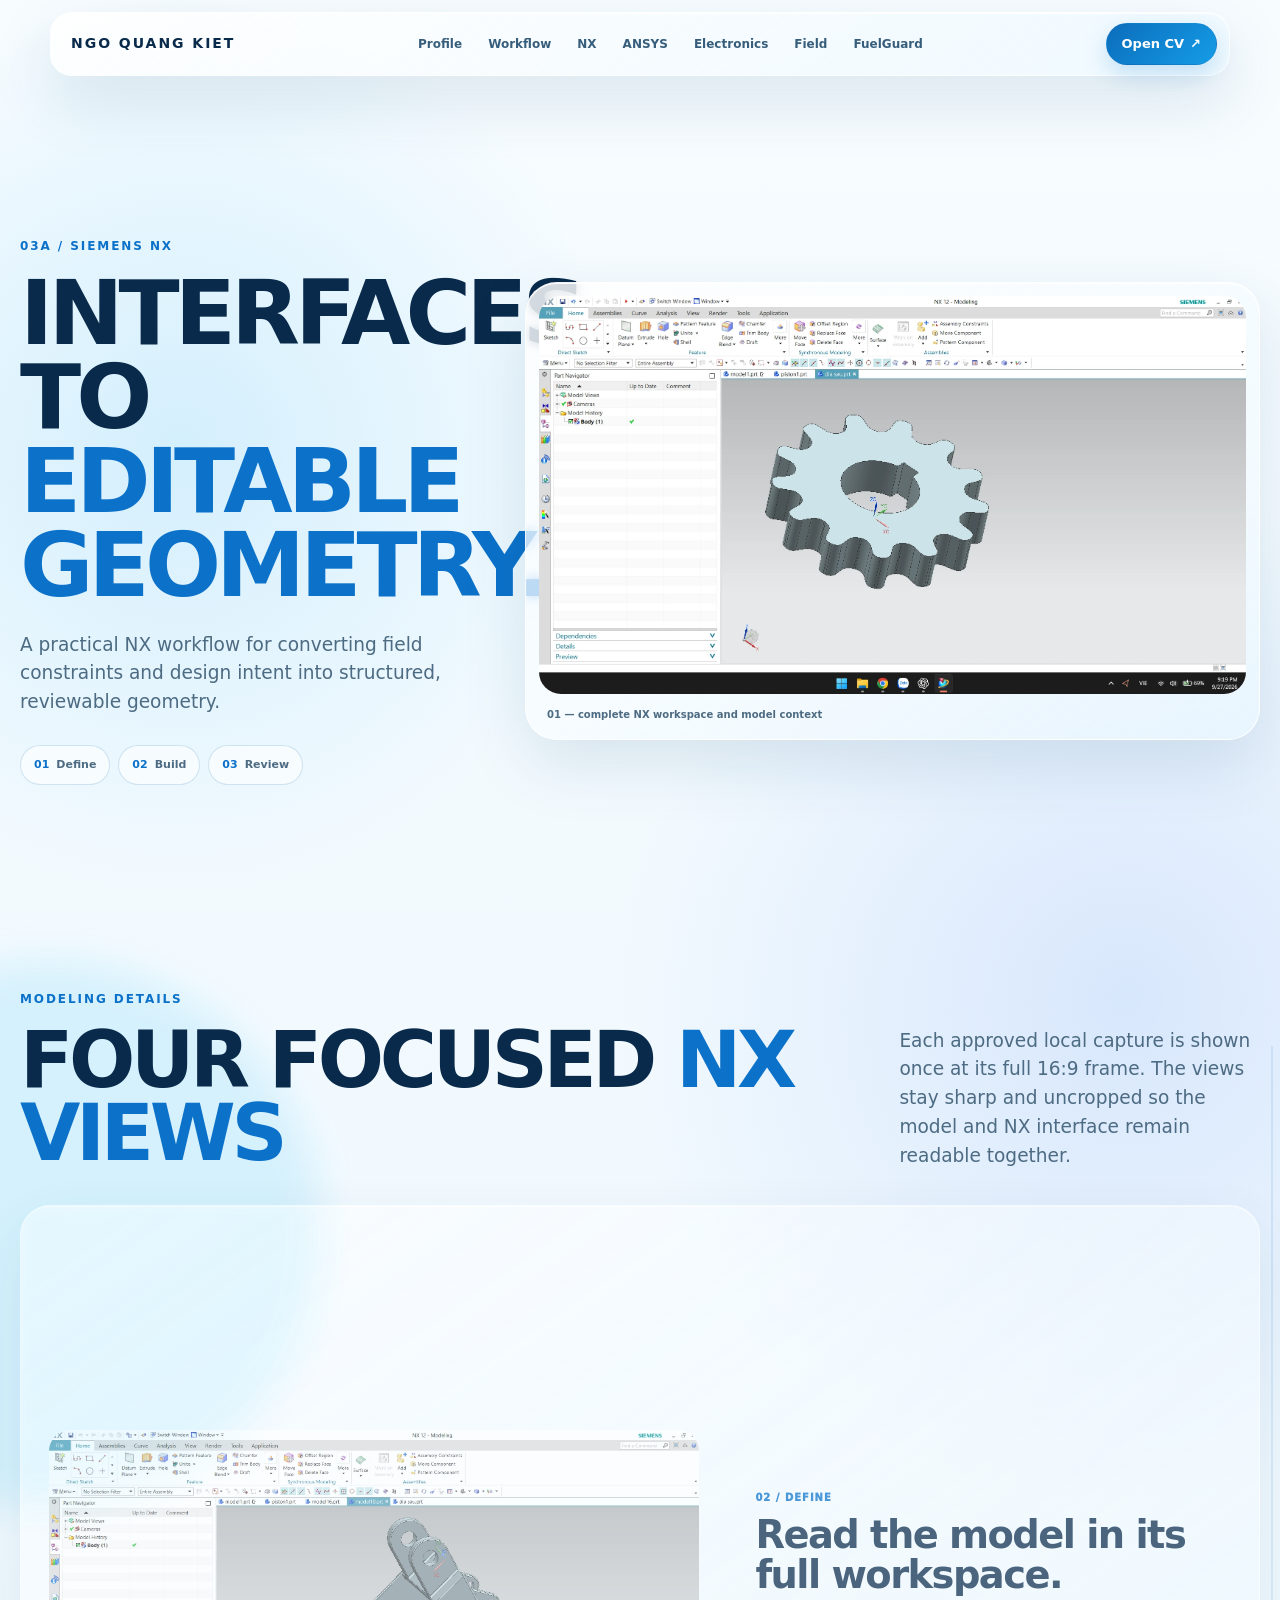
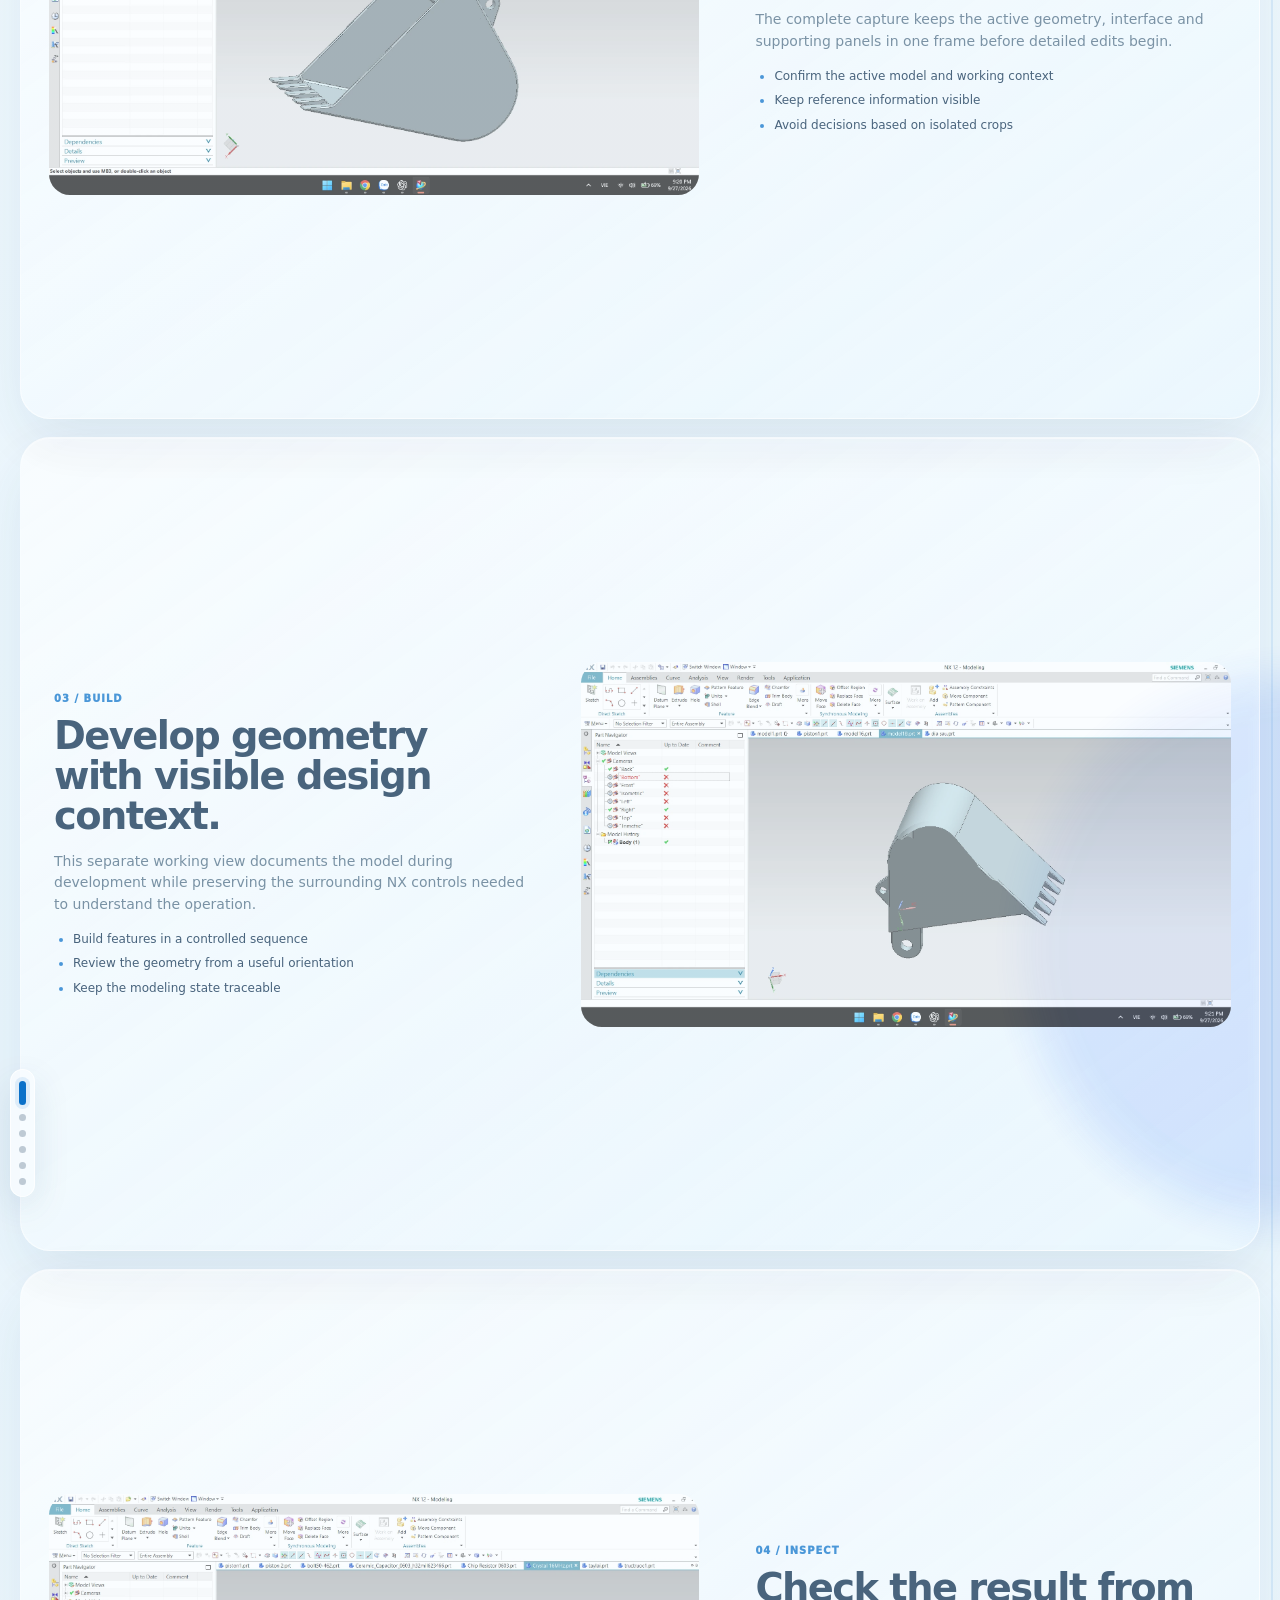
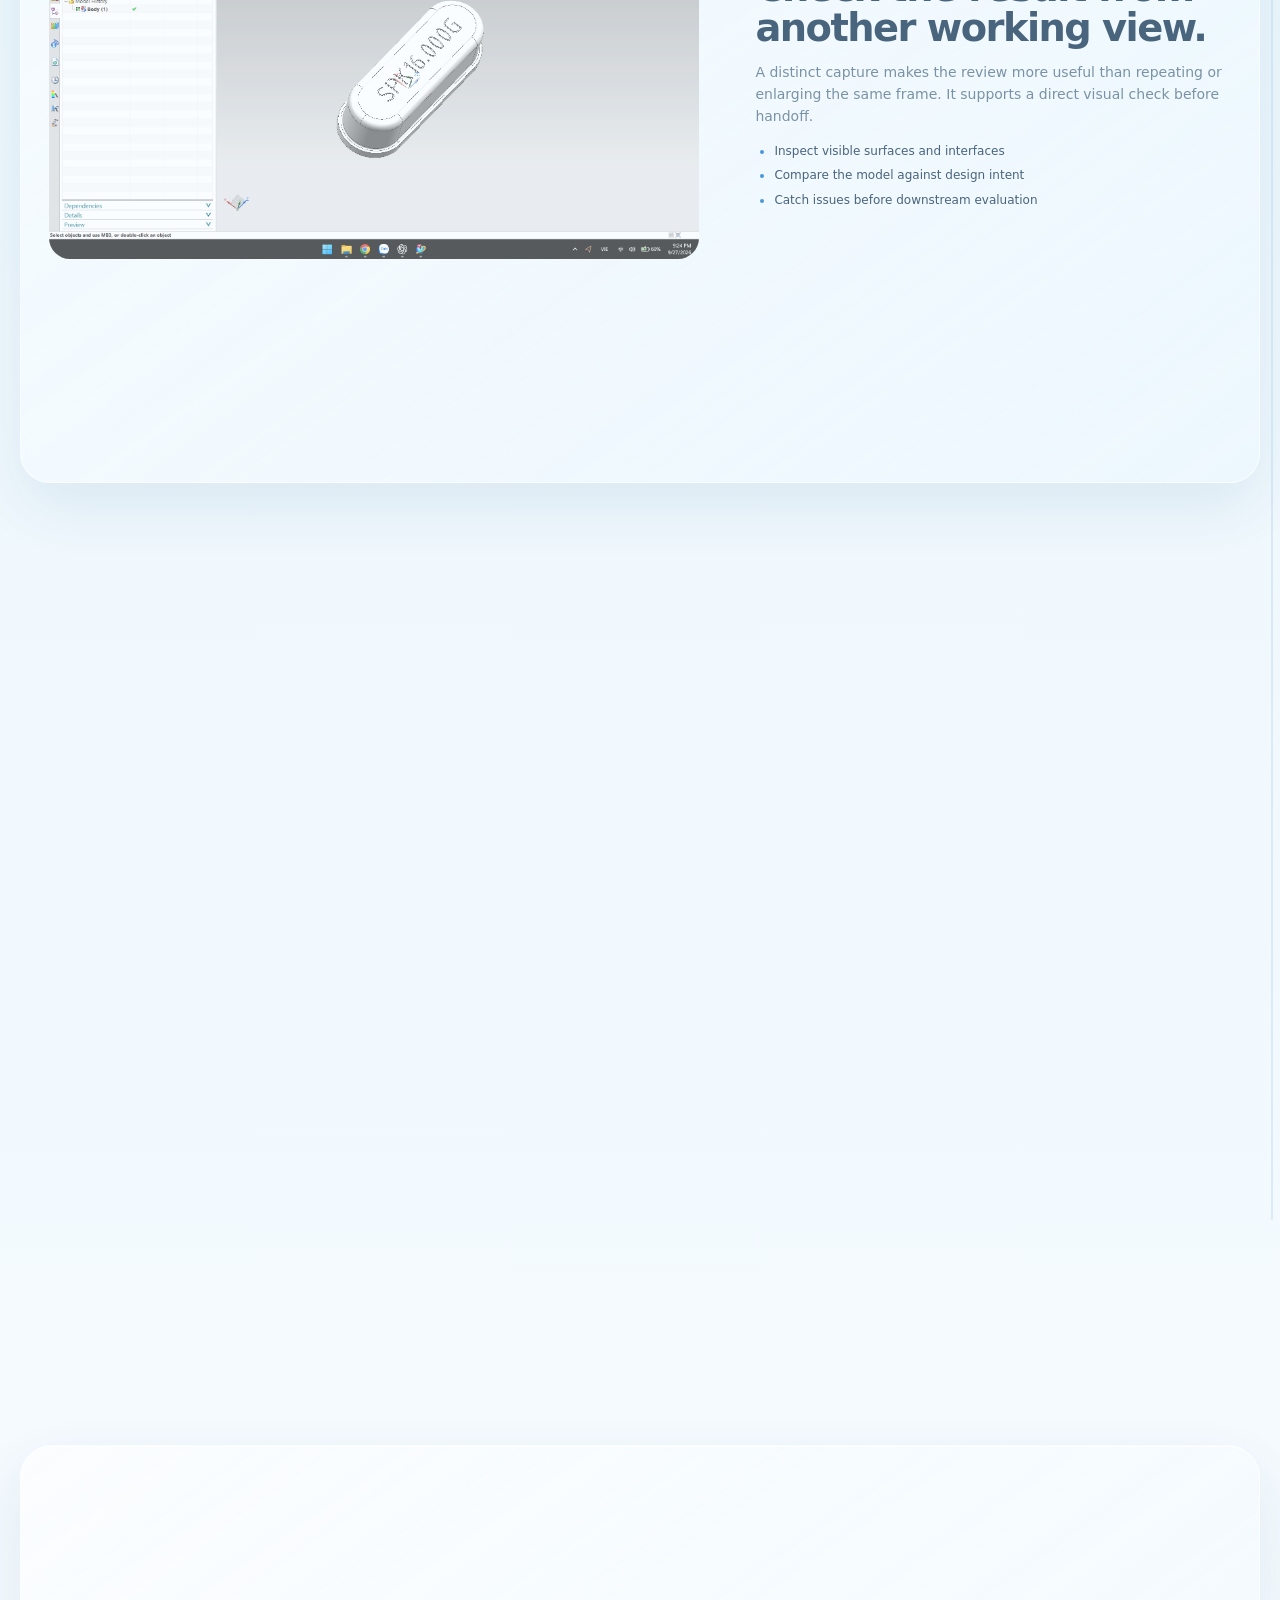
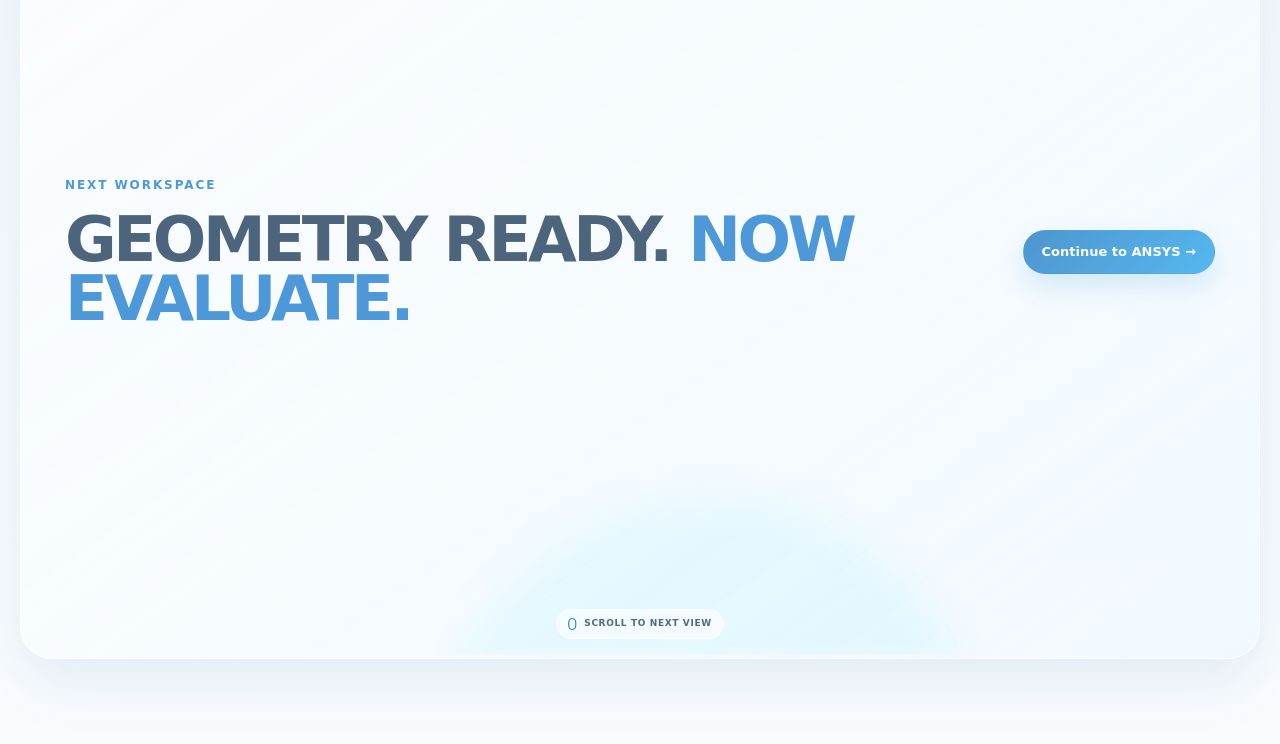
<file: nx.html>
<!doctype html>
<html lang="en">
<head>
  <script async src="https://www.googletagmanager.com/gtag/js?id=G-183WPF2VZ9"></script>
  <script>window.dataLayer=window.dataLayer||[];function gtag(){dataLayer.push(arguments)}gtag('js',new Date());gtag('config','G-183WPF2VZ9');</script>
  <script defer src="analytics.js?v=20260929-1"></script>
  <meta charset="utf-8">
  <meta name="viewport" content="width=device-width, initial-scale=1">
  <title>Siemens NX Workflow - Ngo Quang Kiet</title>
  <meta name="description" content="A step-by-step Siemens NX workflow from field interfaces to editable engineering geometry.">
  <link rel="icon" href="data:,">
  <link rel="stylesheet" href="style.css?v=20260927-13">
</head>
<body class="page-shell detail-page nx-page slide-page">
  <div class="ambient" aria-hidden="true"><span></span><span></span><span></span></div>
  <header class="top liquid-glass">
    <a class="brand" href="index.html#profile">NGO QUANG KIET</a>
    <nav aria-label="Portfolio sections"><a href="index.html#profile">Profile</a><a href="index.html#workflow">Workflow</a><a href="nx.html" aria-current="page">NX</a><a href="ansys.html">ANSYS</a><a href="electronics.html">Electronics</a><a href="field.html">Field</a><a href="fuelguard.html">FuelGuard</a></nav>
    <a class="cv" href="NgoQuangKiet_CV_FINAL.pdf" target="_blank" rel="noopener">Open CV <span aria-hidden="true">&#8599;</span></a>
  </header>

  <main class="detail-main">
    <section class="detail-hero reveal">
      <div class="detail-intro"><p class="eyebrow">03A / SIEMENS NX</p><h1>INTERFACES TO <span>EDITABLE GEOMETRY.</span></h1><p class="lead">A practical NX workflow for converting field constraints and design intent into structured, reviewable geometry.</p><div class="detail-stats"><span><b>01</b> Define</span><span><b>02</b> Build</span><span><b>03</b> Review</span></div></div>
      <figure class="detail-media liquid-glass"><img src="assets/nx-user-01.webp" alt="Full Siemens NX workspace captured during model development"><figcaption>01 — complete NX workspace and model context</figcaption></figure>
    </section>

    <section class="story reveal" aria-labelledby="nx-process">
      <div class="section-head split"><div><p class="eyebrow">MODELING DETAILS</p><h2 id="nx-process">FOUR FOCUSED <span>NX VIEWS</span></h2></div><p>Each approved local capture is shown once at its full 16:9 frame. The views stay sharp and uncropped so the model and NX interface remain readable together.</p></div>
      <article class="story-step liquid-glass"><figure class="story-media"><img src="assets/nx-user-02.webp" alt="Second full Siemens NX workspace view"></figure><div class="story-copy"><span class="step-number">02 / DEFINE</span><h3>Read the model in its full workspace.</h3><p>The complete capture keeps the active geometry, interface and supporting panels in one frame before detailed edits begin.</p><ul><li>Confirm the active model and working context</li><li>Keep reference information visible</li><li>Avoid decisions based on isolated crops</li></ul></div></article>
      <article class="story-step reverse liquid-glass"><figure class="story-media"><img src="assets/nx-user-03.webp" alt="Third full Siemens NX workspace view"></figure><div class="story-copy"><span class="step-number">03 / BUILD</span><h3>Develop geometry with visible design context.</h3><p>This separate working view documents the model during development while preserving the surrounding NX controls needed to understand the operation.</p><ul><li>Build features in a controlled sequence</li><li>Review the geometry from a useful orientation</li><li>Keep the modeling state traceable</li></ul></div></article>
      <article class="story-step liquid-glass"><figure class="story-media"><img src="assets/nx-user-04.webp" alt="Fourth full Siemens NX workspace view"></figure><div class="story-copy"><span class="step-number">04 / INSPECT</span><h3>Check the result from another working view.</h3><p>A distinct capture makes the review more useful than repeating or enlarging the same frame. It supports a direct visual check before handoff.</p><ul><li>Inspect visible surfaces and interfaces</li><li>Compare the model against design intent</li><li>Catch issues before downstream evaluation</li></ul></div></article>
      <article class="story-step reverse liquid-glass"><figure class="story-media"><img src="assets/nx-user-05.webp" alt="Fifth full Siemens NX workspace view"></figure><div class="story-copy"><span class="step-number">05 / REVIEW</span><h3>Finish with a clear NX review frame.</h3><p>The final approved screenshot closes the sequence with a separate, full-resolution view of the work rather than a recycled detail.</p><ul><li>Review the final visible model state</li><li>Preserve an understandable record of the work</li><li>Prepare the geometry for the next engineering step</li></ul></div></article>
    </section>

    <section class="next-workspace liquid-glass reveal"><div><p class="eyebrow">NEXT WORKSPACE</p><h2>GEOMETRY READY. <span>NOW EVALUATE.</span></h2></div><a class="btn primary" href="ansys.html">Continue to ANSYS &#8594;</a></section>
  </main>
  <div class="progress" aria-hidden="true"><span id="bar"></span></div>
  <script src="script.js?v=20260929-1"></script>
</body>
</html>
</file>
<file: style.css>
:root {
  --ink: #092a4a;
  --blue: #0b71c9;
  --blue-2: #25a4ef;
  --cyan: #86ddff;
  --muted: #4d6b82;
  --line: rgba(36, 117, 174, 0.19);
  --glass: rgba(255, 255, 255, 0.72);
  --glass-strong: rgba(255, 255, 255, 0.9);
  --shadow: 0 24px 64px rgba(16, 75, 116, 0.13);
  --radius: 28px;
}

* { box-sizing: border-box; }
html { scroll-behavior: smooth; }
body {
  margin: 0;
  min-width: 320px;
  overflow-x: hidden;
  color: var(--ink);
  background:
    radial-gradient(circle at 14% 8%, rgba(79, 191, 245, 0.2), transparent 28rem),
    radial-gradient(circle at 88% 18%, rgba(55, 117, 237, 0.14), transparent 32rem),
    linear-gradient(180deg, #f7fcff 0%, #eaf6fd 48%, #f9fcff 100%);
  font-family: Inter, ui-sans-serif, system-ui, -apple-system, BlinkMacSystemFont, "Segoe UI", sans-serif;
  line-height: 1.55;
  animation: page-shell-in .42s cubic-bezier(.2,.72,.25,1) both;
}

a { color: inherit; }
img { display: block; max-width: 100%; }
button { font: inherit; color: inherit; }

.ambient { position: fixed; inset: -36px 0 0; z-index: -1; overflow: hidden; pointer-events: none; }
.ambient span { position: absolute; width: 34rem; height: 34rem; border-radius: 50%; filter: blur(20px); opacity: 0.16; animation: drift 18s ease-in-out infinite alternate; }
.ambient span:nth-child(1) { left: -14rem; top: 18%; background: #43c7f4; }
.ambient span:nth-child(2) { right: -18rem; top: 42%; background: #4478f0; animation-delay: -6s; }
.ambient span:nth-child(3) { left: 34%; bottom: -24rem; background: #91e5ff; animation-delay: -11s; }

.liquid-glass {
  border: 1px solid rgba(255, 255, 255, 0.82);
  background: linear-gradient(145deg, rgba(255,255,255,.83), rgba(233,247,255,.58));
  box-shadow: var(--shadow), inset 0 1px 0 rgba(255,255,255,.95);
  backdrop-filter: blur(10px) saturate(125%);
  -webkit-backdrop-filter: blur(10px) saturate(125%);
}

.top {
  position: sticky;
  top: 12px;
  z-index: 10;
  width: min(1180px, calc(100% - 28px));
  min-height: 62px;
  margin: 12px auto 0;
  padding: 10px 12px 10px 20px;
  border-radius: 22px;
  display: grid;
  grid-template-columns: auto 1fr auto;
  align-items: center;
  gap: 20px;
}

.brand { font-size: 14px; font-weight: 900; letter-spacing: .14em; text-decoration: none; white-space: nowrap; }
.top nav { display: flex; justify-content: center; align-items: center; gap: 6px; }
.top nav a { padding: 8px 10px; border-radius: 999px; color: #365d7b; font-size: 12px; font-weight: 750; text-decoration: none; white-space: nowrap; }
.top nav a:hover, .top nav a[aria-current="true"] { background: rgba(12,113,201,.1); color: var(--blue); }
.cv, .btn { display: inline-flex; align-items: center; justify-content: center; gap: 6px; border: 1px solid rgba(20,107,169,.2); border-radius: 999px; text-decoration: none; font-weight: 800; }
.cv { padding: 10px 15px; color: #fff; background: linear-gradient(135deg, #0b6dbc, #159ce6); box-shadow: 0 9px 24px rgba(12,113,201,.2); font-size: 13px; white-space: nowrap; }

main { width: min(1180px, calc(100% - 36px)); margin: 0 auto; }
.section { position: relative; padding: 104px 0 28px; scroll-margin-top: 84px; }
.hero { min-height: 720px; display: grid; grid-template-columns: minmax(0, 1.55fr) minmax(280px, .72fr); align-items: center; gap: clamp(28px, 6vw, 90px); padding-top: 84px; }
.eyebrow { margin: 0 0 15px; color: var(--blue); font-size: 12px; font-weight: 900; letter-spacing: .16em; }
h1, h2 { margin: 0; font-weight: 900; letter-spacing: -.055em; line-height: .94; }
h1 { max-width: 820px; font-size: clamp(54px, 8.2vw, 108px); }
h1 span, h2 span { color: var(--blue); }
h2 { font-size: clamp(42px, 6.1vw, 78px); }
h3 { margin: 0; }
.role { margin: 22px 0 10px; color: var(--blue); font-size: 13px; font-weight: 850; letter-spacing: .055em; text-transform: uppercase; }
.lead, .section-head > p, .split > p { color: var(--muted); font-size: clamp(16px, 1.45vw, 19px); }
.hero .lead { max-width: 780px; margin: 20px 0 0; }
.actions { display: flex; flex-wrap: wrap; gap: 11px; margin-top: 28px; }
.btn { min-height: 44px; padding: 10px 18px; background: rgba(255,255,255,.64); color: var(--ink); font-size: 13px; }
.btn.primary { border-color: transparent; background: linear-gradient(135deg, #0b6dbc, #179ee8); color: white; box-shadow: 0 12px 28px rgba(12,113,201,.2); }

.skills { display: grid; grid-template-columns: repeat(4, minmax(0, 1fr)); gap: 10px; margin-top: 36px; }
.skills > div { min-height: 96px; padding: 17px; border-radius: 20px; }
.skills b, .skills small { display: block; }
.skills b { font-size: 13px; }
.skills small { margin-top: 7px; color: var(--muted); font-size: 11px; line-height: 1.45; }

.profile-card { --rx: 0deg; --ry: 0deg; justify-self: end; width: min(100%, 350px); padding: 24px; border-radius: 38px; text-align: center; transform: perspective(900px) rotateX(var(--rx)) rotateY(var(--ry)); transition: transform .22s ease, box-shadow .22s ease; }
.portrait-frame { overflow: hidden; width: 88%; aspect-ratio: 1; margin: 0 auto; border: 5px solid rgba(255,255,255,.9); border-radius: 50%; background: #fff; box-shadow: 0 14px 34px rgba(11,76,119,.12); }
.portrait { width: 100%; height: 100%; border-radius: 50%; object-fit: cover; object-position: center 48%; image-rendering: auto; transform: scale(1.27); }
.profile-card p { margin: 22px 0 5px; font-size: 20px; font-weight: 900; line-height: 1.18; }
.profile-card > span { color: var(--muted); font-size: 12px; }

.section-head { margin-bottom: 30px; }
.section-head > p, .split > p { max-width: 760px; margin: 18px 0 0; }
.split { display: grid; grid-template-columns: minmax(0, 1.4fr) minmax(260px, .6fr); align-items: end; gap: 38px; }
.split > p { margin: 0; }

.media-grid, .tool-grid, .field-grid { display: grid; grid-template-columns: repeat(2, minmax(0, 1fr)); gap: 18px; }
.media-card, .integration-card, .tool-card, .field-photo { --rx: 0deg; --ry: 0deg; overflow: hidden; border-radius: var(--radius); transform: perspective(1100px) rotateX(var(--rx)) rotateY(var(--ry)); transition: transform .24s ease, box-shadow .24s ease; }
.media-card { display: flex; min-width: 0; flex-direction: column; padding: 18px; }
.media-card > img { width: 100%; aspect-ratio: 16 / 8.65; object-fit: cover; border-radius: 17px; border: 1px solid rgba(50,109,150,.13); background: #dcebf4; }
.media-card p { margin: 14px 2px 8px; color: var(--muted); font-size: 14px; }
.card-kicker { display: flex; align-items: center; gap: 10px; min-height: 36px; margin-bottom: 12px; font-size: 14px; }
.service-mark { display: inline-grid; width: 30px; height: 30px; flex: 0 0 auto; place-items: center; border-radius: 10px; color: #fff; font-size: 9px; font-weight: 950; letter-spacing: -.04em; }
.github-mark { background: #172b3b; }
.drive-mark { position: relative; background: conic-gradient(from 30deg, #fabb05 0 33%, #34a853 0 66%, #4285f4 0); clip-path: polygon(50% 0,100% 86%,83% 100%,17% 100%,0 86%); }
.verification { align-self: flex-start; margin-top: auto; padding: 6px 9px; border-radius: 999px; background: rgba(16,131,84,.09); color: #08714d; font-size: 10px; font-weight: 850; }

.drive-visual { overflow: hidden; min-height: 260px; border: 1px solid rgba(50,109,150,.14); border-radius: 17px; background: rgba(247,251,254,.95); }
.drive-toolbar { display: flex; align-items: center; gap: 6px; min-height: 46px; padding: 0 14px; border-bottom: 1px solid #dce9f1; background: #fff; }
.drive-toolbar span { width: 7px; height: 7px; border-radius: 50%; background: #bdd0db; }
.drive-toolbar i { overflow: hidden; margin-left: 8px; color: #5d778a; font-size: 11px; font-style: normal; font-weight: 750; text-overflow: ellipsis; white-space: nowrap; }
.drive-row { display: grid; grid-template-columns: 32px minmax(0, 1fr); grid-template-areas: "icon title" "icon meta"; align-items: center; column-gap: 10px; min-height: 53px; padding: 7px 15px; border-bottom: 1px solid #e7eff4; }
.drive-row:last-child { border-bottom: 0; }
.drive-row i { grid-area: icon; position: relative; width: 28px; height: 21px; border-radius: 4px; background: #f6bb2d; }
.drive-row.folder i::before { content: ""; position: absolute; left: 2px; top: -4px; width: 12px; height: 7px; border-radius: 3px 3px 0 0; background: #f6bb2d; }
.drive-row.document i { height: 27px; border-radius: 3px; background: #3a8ef2; }
.drive-row.document i::after { content: ""; position: absolute; left: 7px; right: 7px; top: 8px; height: 2px; background: rgba(255,255,255,.85); box-shadow: 0 5px 0 rgba(255,255,255,.85), 0 10px 0 rgba(255,255,255,.85); }
.drive-row b { grid-area: title; overflow: hidden; font-size: 12px; text-overflow: ellipsis; white-space: nowrap; }
.drive-row small { grid-area: meta; overflow: hidden; color: #6e8799; font-size: 10px; text-overflow: ellipsis; white-space: nowrap; }

.workflow-flow { display: grid; grid-template-columns: repeat(4, minmax(0, 1fr)); gap: 10px; margin-top: 17px; }
.workflow-flow > div { position: relative; min-height: 178px; padding: 20px; border-radius: 22px; }
.workflow-flow > div:not(:last-child)::after { content: ""; position: absolute; z-index: 2; right: -9px; top: 37px; width: 17px; height: 17px; border-top: 2px solid rgba(11,113,201,.35); border-right: 2px solid rgba(11,113,201,.35); transform: rotate(45deg); }
.workflow-flow strong { display: grid; width: 34px; height: 34px; margin-bottom: 15px; place-items: center; border-radius: 50%; background: var(--blue); color: #fff; font-size: 12px; }
.workflow-flow b { display: block; font-size: 14px; }
.workflow-flow p { margin: 7px 0 0; color: var(--muted); font-size: 12px; }
.note, .source-note { margin: 14px 4px 0; color: #607d91; font-size: 11px; }

.tool-card { position: relative; display: grid; min-width: 0; padding: 16px; border: 1px solid rgba(255,255,255,.86); text-align: left; cursor: pointer; }
.tool-card:hover, .tool-card:focus-visible, .media-card:hover, .field-photo:hover { box-shadow: 0 28px 70px rgba(11,86,137,.18), inset 0 1px 0 #fff; }
.tool-card:focus-visible, .btn:focus-visible, .cv:focus-visible, .top a:focus-visible, .dialog-close:focus-visible { outline: 3px solid rgba(11,113,201,.35); outline-offset: 3px; }
.tag { align-self: flex-start; justify-self: flex-start; display: inline-flex; margin-bottom: 11px; padding: 6px 9px; border-radius: 999px; background: rgba(11,113,201,.1); color: var(--blue); font-size: 10px; font-weight: 900; letter-spacing: .08em; }
.tool-image { overflow: hidden; aspect-ratio: 16 / 8.7; border-radius: 18px; background: #dbeaf3; }
.tool-image img { width: 100%; height: 100%; object-fit: cover; }
.tool-copy { padding: 18px 4px 4px; }
.tool-copy strong, .tool-copy span { display: block; }
.tool-copy strong { font-size: clamp(20px, 2.4vw, 29px); letter-spacing: -.035em; }
.tool-copy span { margin-top: 5px; color: var(--muted); font-size: 13px; }
.open-hint { position: absolute; right: 20px; top: 24px; color: var(--blue); font-size: 10px; font-weight: 850; }

.field-photo { margin: 0; padding: 12px; }
.field-photo img { width: 100%; height: 100%; min-height: 340px; max-height: 600px; border-radius: 19px; object-fit: cover; background: #dbeaf3; }
.robex-layout .field-photo:first-child img { object-position: center 46%; }
.field-photo figcaption { display: flex; flex-direction: column; gap: 3px; padding: 14px 7px 5px; }
.field-photo figcaption b { font-size: 14px; }
.field-photo figcaption span { color: var(--muted); font-size: 12px; }
.robex-layout { grid-template-columns: .82fr 1.18fr; }
.robex-layout .field-photo:first-child img { aspect-ratio: .82 / 1; }
.robex-layout .field-photo:last-child img { aspect-ratio: 1.18 / 1; }
.points { display: grid; gap: 9px; margin-top: 24px; }
.points.triple { grid-template-columns: repeat(3, minmax(0, 1fr)); }
.points > div { padding: 14px 16px; border-left: 3px solid var(--blue); background: rgba(255,255,255,.5); border-radius: 0 15px 15px 0; }
.points b, .points span { display: block; }
.points b { font-size: 13px; }
.points span { margin-top: 3px; color: var(--muted); font-size: 11px; }

.field-section { display: grid; grid-template-columns: minmax(0, .85fr) minmax(390px, 1.15fr); align-items: center; gap: clamp(30px, 6vw, 90px); }
.field-section .field-photo img { aspect-ratio: 4 / 3; }

.fuel-grid { grid-template-columns: minmax(0, .8fr) minmax(0, 1.2fr); }
.media-card h3, .integration-card h3 { margin: 13px 2px 0; font-size: 26px; letter-spacing: -.035em; }
.app-shot { aspect-ratio: 16 / 8.7 !important; }
.integration-card { display: grid; grid-template-columns: minmax(0, 1fr) 180px; gap: 24px; padding: 27px; }
.integration-card p { color: var(--muted); font-size: 14px; }
.integration-flow { display: grid; gap: 6px; margin: 0; padding: 0; list-style: none; }
.integration-flow li { display: grid; grid-template-columns: 35px 1fr; align-items: center; min-height: 44px; padding: 7px 10px; border: 1px solid rgba(20,107,169,.13); border-radius: 13px; background: rgba(255,255,255,.6); font-size: 12px; font-weight: 800; }
.integration-flow span { color: var(--blue); font-size: 10px; }

.contact { padding-bottom: 90px; }
.contact-card { display: grid; grid-template-columns: minmax(0, 1.25fr) minmax(300px, .75fr); gap: 50px; padding: clamp(25px, 5vw, 52px); border-radius: 34px; }
.contact-details { display: grid; align-content: center; gap: 9px; }
.contact-details > a, .contact-details > div:not(.actions) { display: flex; min-width: 0; flex-direction: column; padding: 13px 15px; border-radius: 15px; background: rgba(255,255,255,.58); text-decoration: none; }
.contact-details small { color: var(--muted); font-size: 10px; }
.contact-details b { overflow-wrap: anywhere; font-size: 13px; }
.availability { display: flex; align-items: center; gap: 9px; margin-top: 20px; color: #196f53; font-size: 12px; font-weight: 800; }
.availability i { width: 9px; height: 9px; border-radius: 50%; background: #2bb673; box-shadow: 0 0 0 5px rgba(43,182,115,.12); }

.workflow-dialog { width: min(1080px, calc(100% - 24px)); max-height: calc(100vh - 34px); padding: 0; border: 1px solid rgba(255,255,255,.8); border-radius: 28px; background: rgba(241,249,254,.97); color: var(--ink); box-shadow: 0 40px 100px rgba(4,36,66,.3); }
.workflow-dialog::backdrop { background: rgba(4,32,57,.56); backdrop-filter: blur(7px); }
.dialog-close { position: sticky; z-index: 3; float: right; top: 13px; right: 13px; width: 40px; height: 40px; margin: 13px 13px -53px 0; border: 0; border-radius: 50%; background: #fff; color: var(--ink); font-size: 25px; cursor: pointer; box-shadow: 0 8px 23px rgba(7,56,91,.14); }
.dialog-inner { padding: clamp(25px, 5vw, 52px); }
.dialog-head { max-width: 760px; }
.dialog-head h2 { font-size: clamp(36px, 5vw, 66px); }
.dialog-head > p:last-child { color: var(--muted); }
.focus-gallery { display: grid; grid-template-columns: repeat(3, minmax(0, 1fr)); gap: 10px; margin-top: 28px; }
.focus-shot { overflow: hidden; margin: 0; border-radius: 17px; background: #d9eaf3; }
.focus-shot img { width: 100%; aspect-ratio: 16 / 10; object-fit: cover; }
.focus-shot.contain img { object-fit: contain; background: #eef7fb; }
.focus-shot.zoom-left img { object-position: 8% center; transform: scale(1.55); }
.focus-shot.zoom-center img { object-position: center; transform: scale(1.45); }
.focus-shot figcaption { position: relative; padding: 9px 11px; background: #fff; font-size: 10px; font-weight: 800; }
.process-list { display: grid; grid-template-columns: repeat(3, minmax(0, 1fr)); gap: 9px; margin-top: 12px; }
.process-list article { padding: 17px; border: 1px solid rgba(20,107,169,.12); border-radius: 17px; background: rgba(255,255,255,.64); }
.process-list span { color: var(--blue); font-size: 10px; font-weight: 900; }
.process-list h3 { margin-top: 6px; font-size: 15px; }
.process-list p { margin: 5px 0 0; color: var(--muted); font-size: 11px; }

.progress { position: fixed; z-index: 20; right: 7px; top: 19%; width: 2px; height: 62%; border-radius: 2px; background: rgba(11,113,201,.1); }
.progress span { display: block; width: 100%; height: 0; border-radius: inherit; background: linear-gradient(#53c7f4, #0b71c9); }
.reveal, .motion-item { opacity: 0; transform: translate3d(var(--motion-x, 0), 22px, 0); transition: opacity .58s ease, transform .66s cubic-bezier(.2,.72,.25,1); transition-delay: var(--motion-delay, 0ms); }
.reveal.visible, .motion-item.visible { opacity: 1; transform: translate3d(0, 0, 0); }
.story-step.motion-item { --motion-x: -20px; }
.story-step.reverse.motion-item { --motion-x: 20px; }

/* Cross-page navigation and expanded workflow pages */
@view-transition { navigation: auto; }
::view-transition-old(root) { animation: page-out .18s ease both; }
::view-transition-new(root) { animation: page-in .34s cubic-bezier(.2,.72,.25,1) both; }
.page-shell { transition: opacity .22s ease, transform .26s cubic-bezier(.4,0,.2,1); }
.page-shell.is-leaving { opacity: 0; transform: translateY(-8px); }

.discipline-grid { display: grid; grid-template-columns: repeat(2, minmax(0, 1fr)); gap: 18px; }
.discipline-card { --rx: 0deg; --ry: 0deg; position: relative; overflow: hidden; min-width: 0; padding: 15px; border-radius: var(--radius); text-decoration: none; transform: perspective(1100px) rotateX(var(--rx)) rotateY(var(--ry)); transition: transform .24s ease, box-shadow .24s ease; }
.discipline-card:hover { box-shadow: 0 30px 74px rgba(11,86,137,.2), inset 0 1px 0 #fff; }
.discipline-preview { height: 300px; overflow: hidden; border-radius: 19px; background: #dbeaf3; }
.discipline-preview img { width: 100%; height: 100%; object-fit: cover; object-position: center; }
.discipline-copy { display: grid; grid-template-columns: auto 1fr; column-gap: 13px; padding: 18px 5px 5px; }
.discipline-copy > span { grid-row: 1 / 4; color: var(--blue); font-size: 11px; font-weight: 950; }
.discipline-copy h3 { font-size: clamp(20px, 2.5vw, 30px); letter-spacing: -.035em; }
.discipline-copy p { margin: 6px 0 13px; color: var(--muted); font-size: 13px; }
.discipline-copy b { color: var(--blue); font-size: 11px; letter-spacing: .035em; text-transform: uppercase; }

.portfolio-board { overflow: hidden; margin: 26px 0; padding: 12px; border-radius: 30px; }
.portfolio-board > img { width: 100%; height: auto; border-radius: 20px; background: #dbeaf3; }
.portfolio-board figcaption { display: flex; justify-content: space-between; gap: 24px; padding: 14px 8px 5px; }
.portfolio-board figcaption b { font-size: 13px; }
.portfolio-board figcaption span { max-width: 680px; color: var(--muted); font-size: 11px; text-align: right; }
.portrait-board { width: min(100%, 820px); margin-inline: auto; }
.field-board-detail { margin-bottom: 70px; }

.field-preview-grid { display: grid; grid-template-columns: repeat(3, minmax(0, 1fr)); gap: 14px; }
.field-preview-grid .field-photo img { min-height: 315px; aspect-ratio: 4 / 3; }
.section-cta { display: flex; justify-content: center; margin-top: 22px; }

.integration-stage { display: grid; grid-template-columns: minmax(0, 1.05fr) minmax(260px, .7fr) 205px; gap: 24px; align-items: stretch; padding: 22px; border-radius: 32px; }
.integration-visual { overflow: hidden; min-width: 0; border-radius: 22px; background: rgba(255,255,255,.58); }
.integration-visual img { width: 100%; aspect-ratio: 16 / 9.4; object-fit: cover; }
.integration-visual > div { padding: 19px 20px 21px; }
.integration-visual h3, .integration-copy h3 { font-size: clamp(22px, 2.4vw, 31px); line-height: 1.08; letter-spacing: -.04em; }
.integration-visual p, .integration-copy p { margin: 9px 0 0; color: var(--muted); font-size: 13px; }
.integration-copy { align-self: center; padding: 20px 5px; }
.integration-steps { display: grid; gap: 7px; margin: 0; padding: 0; list-style: none; }
.integration-steps li { display: grid; grid-template-columns: 32px 1fr; grid-template-areas: "number title" "number detail"; align-items: center; min-height: 66px; padding: 10px 12px; border: 1px solid rgba(20,107,169,.13); border-radius: 16px; background: rgba(255,255,255,.66); }
.integration-steps span { grid-area: number; color: var(--blue); font-size: 10px; font-weight: 950; }
.integration-steps b { grid-area: title; font-size: 12px; }
.integration-steps small { grid-area: detail; color: var(--muted); font-size: 9px; }

.detail-main { width: min(1240px, calc(100% - 36px)); }
.detail-hero { min-height: 720px; display: grid; grid-template-columns: minmax(360px, .75fr) minmax(0, 1.25fr); align-items: center; gap: clamp(28px, 5vw, 72px); padding: 84px 0 28px; }
.detail-intro h1 { font-size: clamp(54px, 7vw, 96px); }
.detail-intro .lead { max-width: 620px; margin-top: 23px; }
.detail-stats { display: flex; flex-wrap: wrap; gap: 8px; margin-top: 28px; }
.detail-stats span { display: flex; align-items: center; gap: 7px; min-height: 40px; padding: 7px 13px; border: 1px solid var(--line); border-radius: 999px; background: rgba(255,255,255,.6); color: var(--muted); font-size: 11px; font-weight: 800; }
.detail-stats b { color: var(--blue); }
.detail-media { overflow: hidden; margin: 0; padding: 13px; border-radius: 32px; }
.detail-media img { width: 100%; aspect-ratio: 16 / 10.2; object-fit: cover; border-radius: 22px; background: #dbeaf3; }
.detail-media figcaption { padding: 13px 8px 4px; color: var(--muted); font-size: 10px; font-weight: 800; }

.story { padding: 100px 0 30px; }
.story-step { display: grid; grid-template-columns: minmax(0, 1.15fr) minmax(300px, .85fr); gap: clamp(24px, 4vw, 54px); align-items: center; margin-top: 18px; padding: clamp(16px, 2.4vw, 28px); border-radius: 30px; }
.story-step.reverse { grid-template-columns: minmax(300px, .85fr) minmax(0, 1.15fr); }
.story-step.reverse .story-media, .story-step.reverse .story-gallery { grid-column: 2; grid-row: 1; }
.story-step.reverse .story-copy { grid-column: 1; grid-row: 1; }
.story-media { overflow: hidden; margin: 0; border-radius: 21px; background: #dbeaf3; }
.story-media img { width: 100%; aspect-ratio: 16 / 9.5; object-fit: cover; }
.nx-page .detail-media img, .nx-page .story-media img { aspect-ratio: 1919 / 1079; object-fit: contain; background: #fff; }
.story-copy { padding: 10px 5px; }
.step-number { display: block; margin-bottom: 9px; color: var(--blue); font-size: 10px; font-weight: 950; letter-spacing: .1em; }
.story-copy h3 { max-width: 480px; font-size: clamp(25px, 3vw, 39px); line-height: 1.05; letter-spacing: -.04em; }
.story-copy p { margin: 14px 0; color: var(--muted); font-size: 14px; }
.story-copy ul { display: grid; gap: 6px; margin: 0; padding-left: 19px; color: var(--ink); font-size: 12px; }
.story-copy li::marker { color: var(--blue); }
.story-gallery { display: grid; overflow: hidden; border-radius: 21px; background: #dbeaf3; }
.story-gallery.two { grid-template-columns: repeat(2, minmax(0, 1fr)); gap: 7px; }
.story-gallery img { width: 100%; height: 390px; object-fit: cover; }
.evidence-note { display: grid; grid-template-columns: 160px 1fr; gap: 18px; align-items: center; margin: 20px 0 0; padding: 20px 24px; border: 1px solid rgba(11,113,201,.2); border-radius: 20px; background: rgba(225,244,255,.72); }
.evidence-note b { color: var(--blue); font-size: 12px; letter-spacing: .06em; text-transform: uppercase; }
.evidence-note p { margin: 0; color: var(--muted); font-size: 13px; }

.signal-section, .prototype-review { padding: 100px 0 30px; }
.signal-chain { display: grid; grid-template-columns: repeat(4, minmax(0, 1fr)); gap: 11px; margin: 0; padding: 0; list-style: none; }
.signal-chain li { position: relative; min-height: 190px; padding: 22px; border-radius: 24px; }
.signal-chain li:not(:last-child)::after { content: ""; position: absolute; z-index: 2; right: -8px; top: 34px; width: 14px; height: 14px; border-top: 2px solid rgba(11,113,201,.38); border-right: 2px solid rgba(11,113,201,.38); transform: rotate(45deg); }
.signal-chain span { display: grid; width: 36px; height: 36px; margin-bottom: 18px; place-items: center; border-radius: 50%; background: linear-gradient(135deg, #0b6dbc, #25a4ef); color: #fff; font-size: 10px; font-weight: 950; }
.signal-chain b { display: block; font-size: 15px; }
.signal-chain p { margin: 8px 0 0; color: var(--muted); font-size: 12px; }
.prototype-slide { padding: 100px 0 30px; }
.prototype-layout { display: grid; grid-template-columns: minmax(0, 1.1fr) minmax(300px, .9fr); gap: clamp(28px, 5vw, 64px); align-items: center; padding: clamp(28px, 5vw, 54px); border-radius: 30px; }
.prototype-map { display: grid; grid-template-columns: 1fr 22px 1fr 22px 1fr 22px 1fr; align-items: center; gap: 7px; }
.prototype-map span { display: grid; min-height: 112px; padding: 16px 10px; place-content: center; border: 1px solid rgba(11,113,201,.16); border-radius: 20px; background: rgba(255,255,255,.68); font-size: 11px; font-weight: 850; text-align: center; }
.prototype-map b { display: block; margin-bottom: 5px; color: var(--blue); font-size: 18px; }
.prototype-map i { width: 12px; height: 12px; border-top: 2px solid rgba(11,113,201,.4); border-right: 2px solid rgba(11,113,201,.4); transform: rotate(45deg); }
.prototype-copy h3 { font-size: clamp(28px, 3.5vw, 44px); line-height: 1.05; letter-spacing: -.045em; }
.prototype-copy p { margin: 15px 0; color: var(--muted); font-size: 14px; }
.prototype-copy ul { display: grid; gap: 7px; margin: 0; padding-left: 19px; font-size: 12px; }
.prototype-copy li::marker { color: var(--blue); }
.review-grid { display: grid; grid-template-columns: repeat(2, minmax(0, 1fr)); gap: 16px; }
.review-panel { padding: clamp(24px, 4vw, 38px); border-radius: 28px; }
.review-panel h3 { margin-top: 15px; font-size: clamp(24px, 3vw, 34px); line-height: 1.08; letter-spacing: -.04em; }
.review-panel ul { display: grid; gap: 10px; margin: 22px 0 0; padding-left: 20px; color: var(--muted); font-size: 13px; }
.review-panel li::marker { color: var(--blue); }
.review-label { display: inline-flex; padding: 6px 9px; border-radius: 999px; font-size: 9px; font-weight: 950; letter-spacing: .08em; }
.review-label.confirmed { background: rgba(16,131,84,.1); color: #08714d; }
.review-label.pending { background: rgba(201,124,11,.1); color: #94600d; }
.inline-link { display: inline-flex; margin-top: 16px; color: var(--blue); font-size: 11px; font-weight: 900; letter-spacing: .035em; text-decoration: none; text-transform: uppercase; }
.inline-link:hover { text-decoration: underline; }
.fuelguard-contain img { object-fit: contain; background: #fff; }

.field-evidence { padding: 100px 0 28px; }
.gallery-strip { display: grid; grid-template-columns: repeat(3, minmax(0, 1fr)); gap: 14px; }
.gallery-strip figure { overflow: hidden; margin: 0; padding: 11px; border-radius: 24px; }
.gallery-strip img { width: 100%; height: 330px; border-radius: 16px; object-fit: cover; }
.gallery-strip figcaption { padding: 11px 5px 3px; font-size: 11px; font-weight: 850; }
.next-workspace { display: flex; justify-content: space-between; align-items: center; gap: 28px; margin: 100px 0 90px; padding: clamp(25px, 4vw, 44px); border-radius: 32px; }
.next-workspace h2 { max-width: 820px; font-size: clamp(34px, 5vw, 63px); }
.next-workspace .btn { flex: 0 0 auto; }

/* Full-screen story mode for detail pages */
.slide-mode { scroll-snap-type: y mandatory; }
.slide-page .liquid-glass { backdrop-filter: blur(6px) saturate(115%); -webkit-backdrop-filter: blur(6px) saturate(115%); }
.slide-page .slide-panel-target { min-height: calc(100svh - 86px); scroll-margin-top: 84px; scroll-snap-align: start; scroll-snap-stop: always; transition: opacity .38s ease, transform .52s cubic-bezier(.2,.72,.25,1); }
.slide-page .slide-panel-target.visible:not(.slide-active) { opacity: .72; transform: translateY(5px); }
.slide-page .slide-panel-target.visible.slide-active { opacity: 1; transform: translateY(0); }
.slide-page .story-step.slide-panel-target { align-content: center; }
.slide-nav { position: fixed; z-index: 22; left: max(10px, calc((100vw - 1320px) / 2)); top: 50%; display: grid; gap: 9px; padding: 11px 8px; border: 1px solid rgba(255,255,255,.8); border-radius: 999px; background: rgba(247,252,255,.88); box-shadow: 0 12px 36px rgba(16,75,116,.12); transform: translateY(-50%); }
.slide-nav button { width: 7px; height: 7px; padding: 0; border: 0; border-radius: 50%; background: rgba(9,42,74,.24); cursor: pointer; transition: height .25s ease, background .25s ease, box-shadow .25s ease; }
.slide-nav button[aria-current="true"] { height: 24px; border-radius: 999px; background: var(--blue); box-shadow: 0 0 0 4px rgba(11,113,201,.1); }
.slide-cue { position: fixed; z-index: 21; left: 50%; bottom: 15px; display: flex; align-items: center; gap: 8px; padding: 7px 11px; border: 1px solid rgba(255,255,255,.76); border-radius: 999px; background: rgba(247,252,255,.9); color: var(--muted); font-size: 9px; font-weight: 850; letter-spacing: .07em; transform: translateX(-50%); pointer-events: none; }
.slide-cue::before { content: ""; width: 6px; height: 10px; border: 1.5px solid var(--blue); border-radius: 6px; }

@keyframes page-out { to { opacity: 0; transform: translateY(-8px); } }
@keyframes page-in { from { opacity: 0; transform: translateY(11px); } }
@keyframes page-shell-in { from { opacity: 0; transform: translateY(8px); } }

@keyframes drift { from { transform: translate3d(-2%, -2%, 0) scale(.96); } to { transform: translate3d(5%, 4%, 0) scale(1.04); } }

@media (max-width: 1040px) {
  .top { grid-template-columns: auto 1fr; }
  .top nav { grid-column: 1 / -1; grid-row: 2; justify-content: flex-start; overflow-x: auto; padding-bottom: 1px; scrollbar-width: none; }
  .top nav::-webkit-scrollbar { display: none; }
  .cv { justify-self: end; }
  .hero { min-height: auto; padding-top: 90px; }
  .skills { grid-template-columns: repeat(2, minmax(0, 1fr)); }
  .workflow-flow { grid-template-columns: repeat(2, minmax(0, 1fr)); }
  .workflow-flow > div:nth-child(2)::after { display: none; }
  .integration-stage { grid-template-columns: minmax(0, 1fr) minmax(250px, .72fr); }
  .integration-steps { grid-column: 1 / -1; grid-template-columns: repeat(5, minmax(0, 1fr)); }
  .integration-steps li { grid-template-columns: 1fr; grid-template-areas: "number" "title" "detail"; align-content: center; }
  .signal-chain { grid-template-columns: repeat(2, minmax(0, 1fr)); }
  .signal-chain li:nth-child(2)::after { display: none; }
  .prototype-layout { grid-template-columns: 1fr; }
}

@media (max-width: 780px) {
  main { width: min(100% - 24px, 680px); }
  .section { padding-top: 80px; }
  .top { top: 7px; width: calc(100% - 14px); margin-top: 7px; border-radius: 18px; }
  .brand { font-size: 12px; }
  .cv { padding: 9px 12px; font-size: 11px; }
  .hero, .split, .field-section, .contact-card { grid-template-columns: minmax(0, 1fr); }
  .hero { gap: 30px; }
  .hero-copy { display: contents; }
  .hero-copy > :not(.skills) { grid-column: 1; }
  .profile-card { justify-self: stretch; width: min(100%, 440px); margin: 4px auto 0; }
  .skills { grid-column: 1; }
  .split { gap: 16px; }
  .media-grid, .tool-grid, .field-grid, .robex-layout, .fuel-grid { grid-template-columns: 1fr; }
  .field-section { gap: 24px; }
  .points.triple { grid-template-columns: 1fr; }
  .integration-card { grid-template-columns: 1fr; }
  .focus-gallery, .process-list { grid-template-columns: 1fr; }
  .focus-shot img { aspect-ratio: 16 / 8.8; }
  .contact-card { gap: 24px; }
  .discipline-grid, .field-preview-grid, .detail-hero, .story-step, .story-step.reverse, .review-grid { grid-template-columns: minmax(0, 1fr); }
  .discipline-preview { height: 245px; }
  .integration-stage { grid-template-columns: minmax(0, 1fr); }
  .integration-copy { padding: 6px 4px; }
  .integration-steps { grid-column: auto; grid-template-columns: 1fr; }
  .integration-steps li { grid-template-columns: 32px 1fr; grid-template-areas: "number title" "number detail"; }
  .detail-hero { min-height: auto; padding-top: 86px; }
  .detail-intro h1 { font-size: clamp(48px, 13vw, 76px); }
  .story-step.reverse .story-media, .story-step.reverse .story-gallery, .story-step.reverse .story-copy { grid-column: auto; grid-row: auto; }
  .story-step.reverse .story-media, .story-step.reverse .story-gallery { grid-row: 1; }
  .story-step.motion-item, .story-step.reverse.motion-item { --motion-x: 0px; }
  .story-gallery img { height: 300px; }
  .gallery-strip { grid-template-columns: 1fr; }
  .gallery-strip img { height: auto; aspect-ratio: 4 / 3; }
  .next-workspace { align-items: flex-start; flex-direction: column; }
  .slide-mode { scroll-snap-type: y proximity; }
  .slide-page .slide-panel-target { min-height: auto; }
  .slide-nav, .slide-cue { display: none; }
}

@media (max-width: 520px) {
  h1 { font-size: clamp(40px, 13.5vw, 60px); }
  h2 { font-size: clamp(36px, 12vw, 52px); }
  .skills, .workflow-flow { grid-template-columns: 1fr; }
  .workflow-flow > div::after { display: none; }
  .field-photo img { min-height: 280px; }
  .robex-layout .field-photo:first-child img, .robex-layout .field-photo:last-child img { aspect-ratio: 4 / 3; }
  .drive-row { padding-inline: 11px; }
  .progress { display: none; }
  .discipline-preview { height: 260px; }
  .portfolio-board { padding: 8px; border-radius: 22px; }
  .portfolio-board > img { border-radius: 15px; }
  .portfolio-board figcaption { align-items: flex-start; flex-direction: column; gap: 4px; }
  .portfolio-board figcaption span { text-align: left; }
  .field-preview-grid .field-photo img { min-height: 260px; }
  .story-gallery.two { grid-template-columns: 1fr; }
  .story-gallery img { height: 250px; }
  .evidence-note { grid-template-columns: 1fr; gap: 6px; }
  .signal-chain { grid-template-columns: 1fr; }
  .signal-chain li { min-height: 0; }
  .signal-chain li::after { display: none; }
  .prototype-map { grid-template-columns: 1fr; }
  .prototype-map i { justify-self: center; transform: rotate(135deg); }
  .prototype-map span { min-height: 78px; }
}

@media (prefers-reduced-motion: reduce) {
  html { scroll-behavior: auto; }
  *, *::before, *::after { animation-duration: .01ms !important; animation-iteration-count: 1 !important; transition-duration: .01ms !important; }
  body { animation: none; }
  .ambient { transform: none; }
  .reveal, .motion-item { opacity: 1; transform: none; filter: none; }
  .page-shell.is-leaving { opacity: 1; transform: none; filter: none; }
}
</file>
